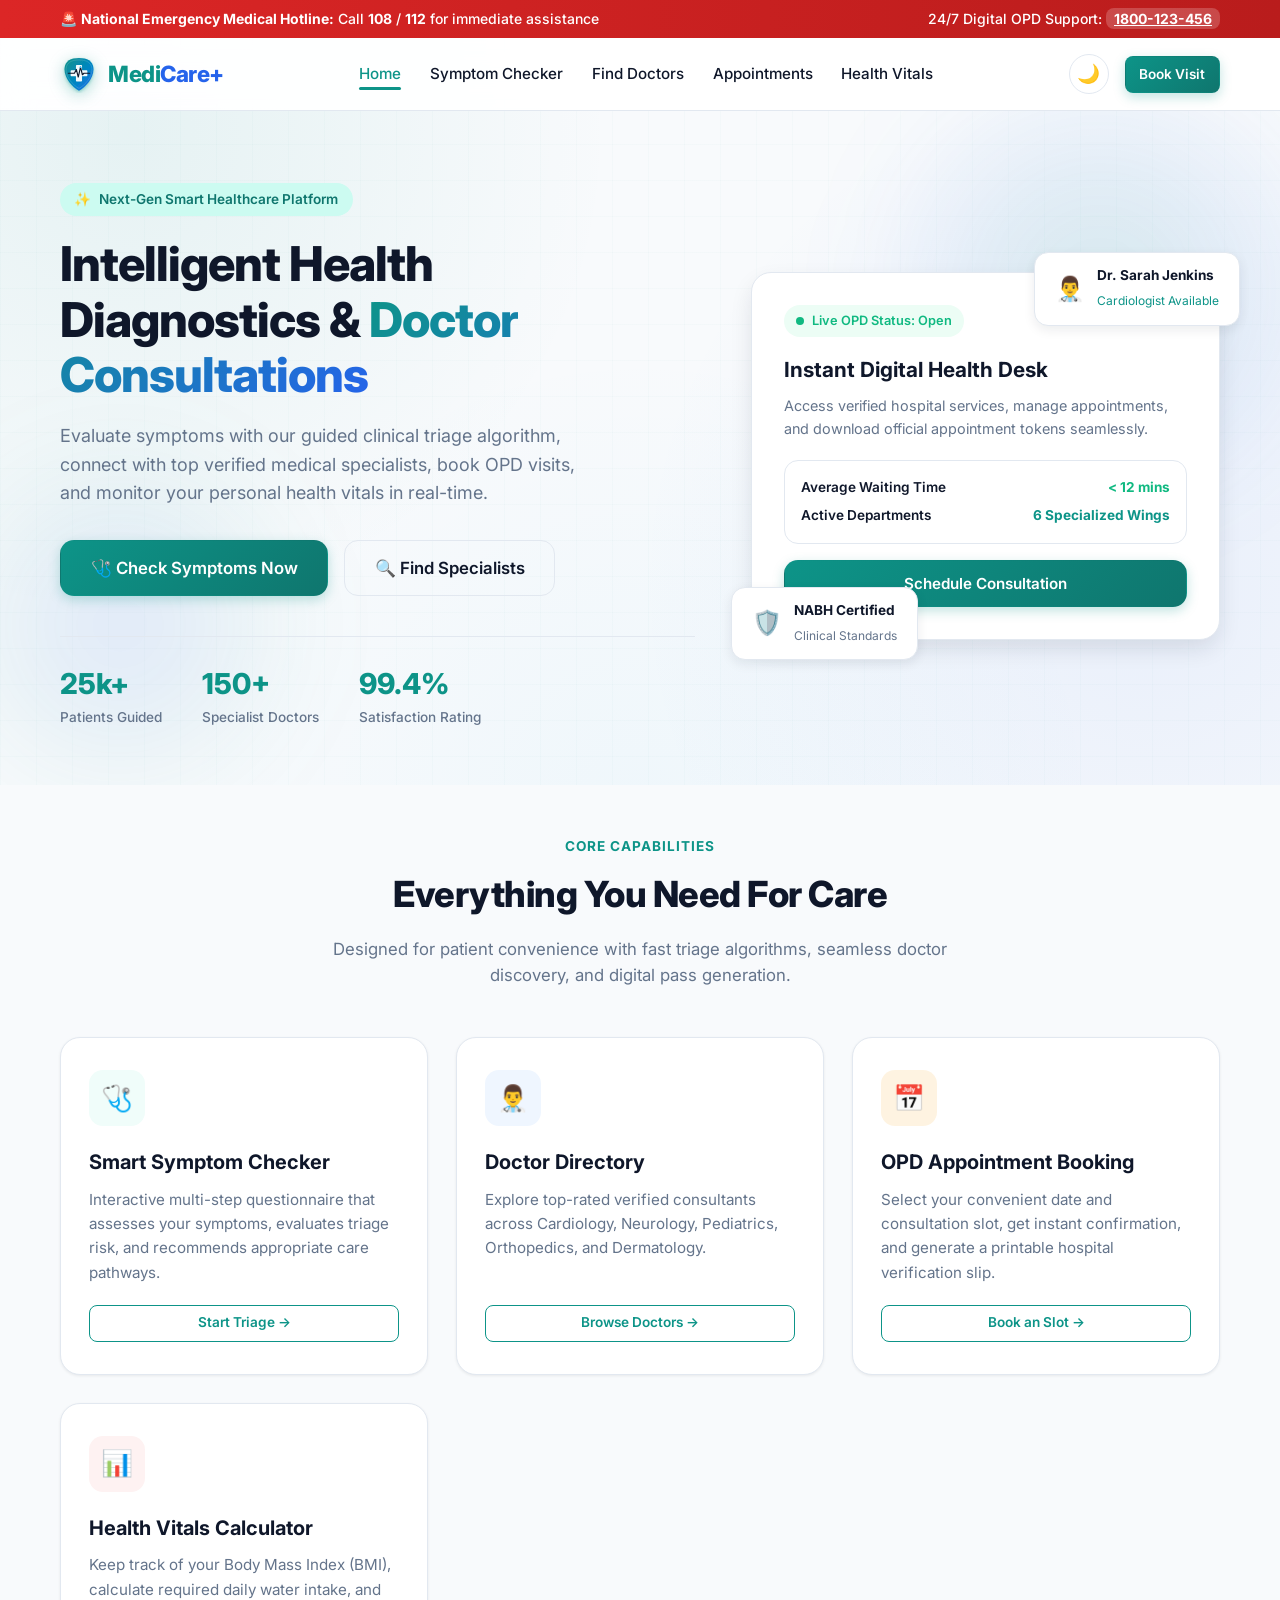
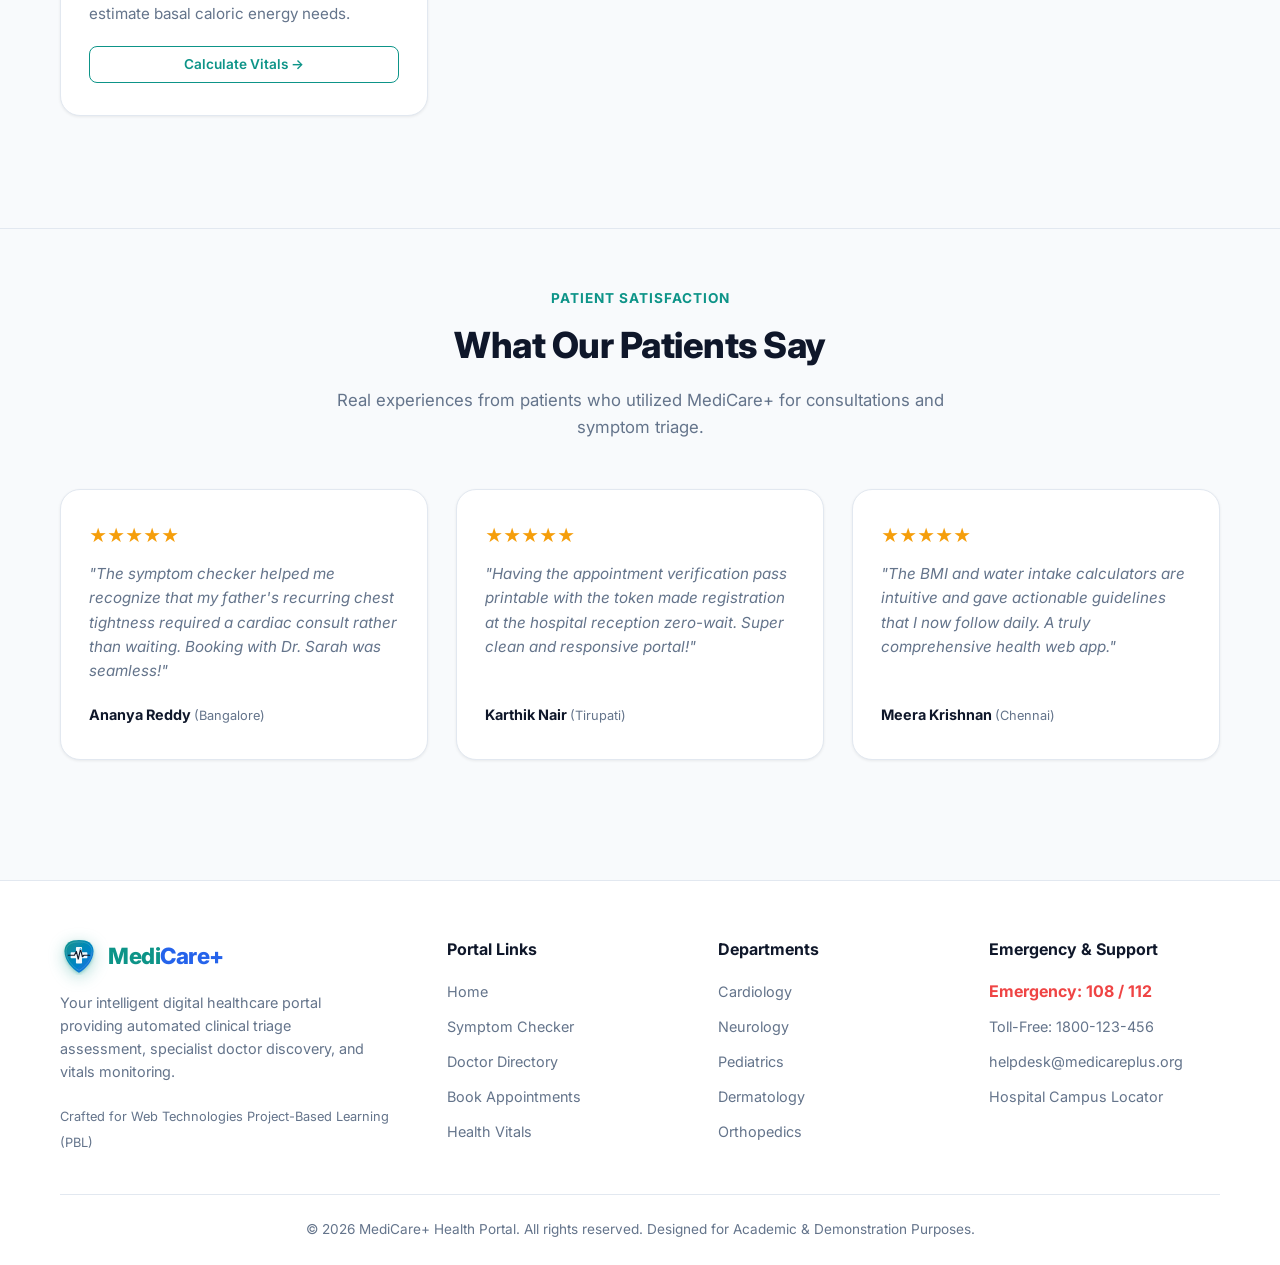
<file: index.html>
<!DOCTYPE html>
<html lang="en">
<head>
  <meta charset="UTF-8">
  <meta name="viewport" content="width=device-width, initial-scale=1.0">
  <title>MediCare+ | Modern Digital Health & Tele-Triage Portal</title>
  <link rel="stylesheet" href="css/style.css">
  <link rel="preconnect" href="https://fonts.googleapis.com">
  <link rel="preconnect" href="https://fonts.gstatic.com" crossorigin>
  <link href="https://fonts.googleapis.com/css2?family=Inter:wght@400;500;600;700;800&display=swap" rel="stylesheet">
</head>
<body>

  <!-- Emergency Alert Bar -->
  <div class="emergency-bar">
    <div class="container" style="display: flex; justify-content: space-between; align-items: center; width: 100%;">
      <span>🚨 <strong>National Emergency Medical Hotline:</strong> Call <strong>108</strong> / <strong>112</strong> for immediate assistance</span>
      <span>24/7 Digital OPD Support: <a href="tel:1800123456">1800-123-456</a></span>
    </div>
  </div>

  <!-- Main Navigation Bar -->
  <header class="navbar">
    <div class="container nav-container">
      <a href="index.html" class="brand-logo">
        <img src="images/logo.svg" alt="MediCare+ Logo" class="logo-img">
        <span>Medi<span>Care+</span></span>
      </a>

      <ul class="nav-links" id="navLinks">
        <li><a href="index.html">Home</a></li>
        <li><a href="symptom-checker.html">Symptom Checker</a></li>
        <li><a href="doctors.html">Find Doctors</a></li>
        <li><a href="appointments.html">Appointments</a></li>
        <li><a href="vitals-calculator.html">Health Vitals</a></li>
      </ul>

      <div class="nav-actions">
        <button id="themeToggle" class="theme-btn" title="Toggle Dark/Light Mode" aria-label="Toggle Theme">🌙</button>
        <a href="appointments.html" class="btn btn-primary btn-sm">Book Visit</a>
        <button id="mobileToggle" class="mobile-toggle" aria-label="Open Navigation">☰</button>
      </div>
    </div>
  </header>

  <!-- Hero Section -->
  <main>
    <section class="hero">
      <div class="container hero-grid">
        <div class="hero-content">
          <div class="hero-tag">
            <span>✨</span> Next-Gen Smart Healthcare Platform
          </div>
          <h1 class="hero-title">
            Intelligent Health Diagnostics & <span class="gradient-text">Doctor Consultations</span>
          </h1>
          <p class="hero-subtitle">
            Evaluate symptoms with our guided clinical triage algorithm, connect with top verified medical specialists, book OPD visits, and monitor your personal health vitals in real-time.
          </p>
          <div class="hero-buttons">
            <a href="symptom-checker.html" class="btn btn-primary btn-lg">
              <span>🩺 Check Symptoms Now</span>
            </a>
            <a href="doctors.html" class="btn btn-outline btn-lg">
              <span>🔍 Find Specialists</span>
            </a>
          </div>

          <div class="hero-stats">
            <div class="stat-item">
              <h3>25k+</h3>
              <p>Patients Guided</p>
            </div>
            <div class="stat-item">
              <h3>150+</h3>
              <p>Specialist Doctors</p>
            </div>
            <div class="stat-item">
              <h3>99.4%</h3>
              <p>Satisfaction Rating</p>
            </div>
          </div>
        </div>

        <div class="hero-visual">
          <div class="hero-card">
            <div class="pulse-badge">
              <span class="pulse-dot"></span> Live OPD Status: Open
            </div>
            <h3 style="margin-bottom: 0.5rem; font-size: 1.3rem;">Instant Digital Health Desk</h3>
            <p style="color: var(--text-muted); font-size: 0.9rem; margin-bottom: 1.25rem;">
              Access verified hospital services, manage appointments, and download official appointment tokens seamlessly.
            </p>

            <div style="background: var(--bg-input); padding: 1rem; border-radius: var(--radius-md); border: 1px solid var(--border); margin-bottom: 1rem;">
              <div style="display: flex; justify-content: space-between; font-size: 0.85rem; margin-bottom: 0.4rem;">
                <span style="font-weight: 600;">Average Waiting Time</span>
                <span style="color: var(--success); font-weight: 700;">&lt; 12 mins</span>
              </div>
              <div style="display: flex; justify-content: space-between; font-size: 0.85rem;">
                <span style="font-weight: 600;">Active Departments</span>
                <span style="color: var(--primary); font-weight: 700;">6 Specialized Wings</span>
              </div>
            </div>

            <a href="appointments.html" class="btn btn-primary" style="width: 100%;">Schedule Consultation</a>
          </div>

          <div class="floating-pill pill-1">
            <span style="font-size: 1.5rem;">👨‍⚕️</span>
            <div>
              <strong style="font-size: 0.85rem; display: block;">Dr. Sarah Jenkins</strong>
              <small style="color: var(--primary); font-size: 0.75rem;">Cardiologist Available</small>
            </div>
          </div>

          <div class="floating-pill pill-2">
            <span style="font-size: 1.5rem;">🛡️</span>
            <div>
              <strong style="font-size: 0.85rem; display: block;">NABH Certified</strong>
              <small style="color: var(--text-muted); font-size: 0.75rem;">Clinical Standards</small>
            </div>
          </div>
        </div>
      </div>
    </section>

    <!-- Key Services & Modules -->
    <section style="padding: 3rem 0; background: var(--bg-body);">
      <div class="container">
        <div class="section-header">
          <span class="section-tag">Core Capabilities</span>
          <h2 class="section-title">Everything You Need For Care</h2>
          <p class="section-desc">
            Designed for patient convenience with fast triage algorithms, seamless doctor discovery, and digital pass generation.
          </p>
        </div>

        <div class="cards-grid">
          <!-- Card 1 -->
          <div class="feature-card">
            <div class="card-icon">🩺</div>
            <h3>Smart Symptom Checker</h3>
            <p>Interactive multi-step questionnaire that assesses your symptoms, evaluates triage risk, and recommends appropriate care pathways.</p>
            <a href="symptom-checker.html" class="btn btn-outline-primary btn-sm">Start Triage →</a>
          </div>

          <!-- Card 2 -->
          <div class="feature-card">
            <div class="card-icon blue">👨‍⚕️</div>
            <h3>Doctor Directory</h3>
            <p>Explore top-rated verified consultants across Cardiology, Neurology, Pediatrics, Orthopedics, and Dermatology.</p>
            <a href="doctors.html" class="btn btn-outline-primary btn-sm">Browse Doctors →</a>
          </div>

          <!-- Card 3 -->
          <div class="feature-card">
            <div class="card-icon amber">📅</div>
            <h3>OPD Appointment Booking</h3>
            <p>Select your convenient date and consultation slot, get instant confirmation, and generate a printable hospital verification slip.</p>
            <a href="appointments.html" class="btn btn-outline-primary btn-sm">Book an Slot →</a>
          </div>

          <!-- Card 4 -->
          <div class="feature-card">
            <div class="card-icon red">📊</div>
            <h3>Health Vitals Calculator</h3>
            <p>Keep track of your Body Mass Index (BMI), calculate required daily water intake, and estimate basal caloric energy needs.</p>
            <a href="vitals-calculator.html" class="btn btn-outline-primary btn-sm">Calculate Vitals →</a>
          </div>
        </div>
      </div>
    </section>

    <!-- Patient Reviews & Trust -->
    <section style="padding: 3.5rem 0; border-top: 1px solid var(--border);">
      <div class="container">
        <div class="section-header">
          <span class="section-tag">Patient Satisfaction</span>
          <h2 class="section-title">What Our Patients Say</h2>
          <p class="section-desc">Real experiences from patients who utilized MediCare+ for consultations and symptom triage.</p>
        </div>

        <div class="cards-grid" style="grid-template-columns: repeat(auto-fit, minmax(300px, 1fr));">
          <div class="feature-card">
            <div style="color: #f59e0b; font-size: 1.1rem; margin-bottom: 0.75rem;">★★★★★</div>
            <p style="font-style: italic;">
              "The symptom checker helped me recognize that my father's recurring chest tightness required a cardiac consult rather than waiting. Booking with Dr. Sarah was seamless!"
            </p>
            <div style="margin-top: auto; font-weight: 700; font-size: 0.9rem;">
              Ananya Reddy <span style="color: var(--text-muted); font-weight: 400; font-size: 0.8rem;">(Bangalore)</span>
            </div>
          </div>

          <div class="feature-card">
            <div style="color: #f59e0b; font-size: 1.1rem; margin-bottom: 0.75rem;">★★★★★</div>
            <p style="font-style: italic;">
              "Having the appointment verification pass printable with the token made registration at the hospital reception zero-wait. Super clean and responsive portal!"
            </p>
            <div style="margin-top: auto; font-weight: 700; font-size: 0.9rem;">
              Karthik Nair <span style="color: var(--text-muted); font-weight: 400; font-size: 0.8rem;">(Tirupati)</span>
            </div>
          </div>

          <div class="feature-card">
            <div style="color: #f59e0b; font-size: 1.1rem; margin-bottom: 0.75rem;">★★★★★</div>
            <p style="font-style: italic;">
              "The BMI and water intake calculators are intuitive and gave actionable guidelines that I now follow daily. A truly comprehensive health web app."
            </p>
            <div style="margin-top: auto; font-weight: 700; font-size: 0.9rem;">
              Meera Krishnan <span style="color: var(--text-muted); font-weight: 400; font-size: 0.8rem;">(Chennai)</span>
            </div>
          </div>
        </div>
      </div>
    </section>
  </main>

  <!-- Global Footer -->
  <footer>
    <div class="container">
      <div class="footer-grid">
        <div class="footer-brand">
          <a href="index.html" class="brand-logo">
            <img src="images/logo.svg" alt="MediCare+ Logo" class="logo-img">
            <span>Medi<span>Care+</span></span>
          </a>
          <p>
            Your intelligent digital healthcare portal providing automated clinical triage assessment, specialist doctor discovery, and vitals monitoring.
          </p>
          <span style="font-size: 0.8rem; color: var(--text-muted);">Crafted for Web Technologies Project-Based Learning (PBL)</span>
        </div>

        <div class="footer-col">
          <h4>Portal Links</h4>
          <ul>
            <li><a href="index.html">Home</a></li>
            <li><a href="symptom-checker.html">Symptom Checker</a></li>
            <li><a href="doctors.html">Doctor Directory</a></li>
            <li><a href="appointments.html">Book Appointments</a></li>
            <li><a href="vitals-calculator.html">Health Vitals</a></li>
          </ul>
        </div>

        <div class="footer-col">
          <h4>Departments</h4>
          <ul>
            <li><a href="doctors.html">Cardiology</a></li>
            <li><a href="doctors.html">Neurology</a></li>
            <li><a href="doctors.html">Pediatrics</a></li>
            <li><a href="doctors.html">Dermatology</a></li>
            <li><a href="doctors.html">Orthopedics</a></li>
          </ul>
        </div>

        <div class="footer-col">
          <h4>Emergency & Support</h4>
          <ul>
            <li><strong style="color: var(--danger);">Emergency: 108 / 112</strong></li>
            <li><a href="tel:1800123456">Toll-Free: 1800-123-456</a></li>
            <li><a href="#">helpdesk@medicareplus.org</a></li>
            <li><a href="#">Hospital Campus Locator</a></li>
          </ul>
        </div>
      </div>

      <div class="footer-bottom">
        <p>&copy; <span id="currentYear"></span> MediCare+ Health Portal. All rights reserved. Designed for Academic & Demonstration Purposes.</p>
      </div>
    </div>
  </footer>

  <!-- Scripts -->
  <script src="js/data.js"></script>
  <script src="js/main.js"></script>
</body>
</html>
</file>
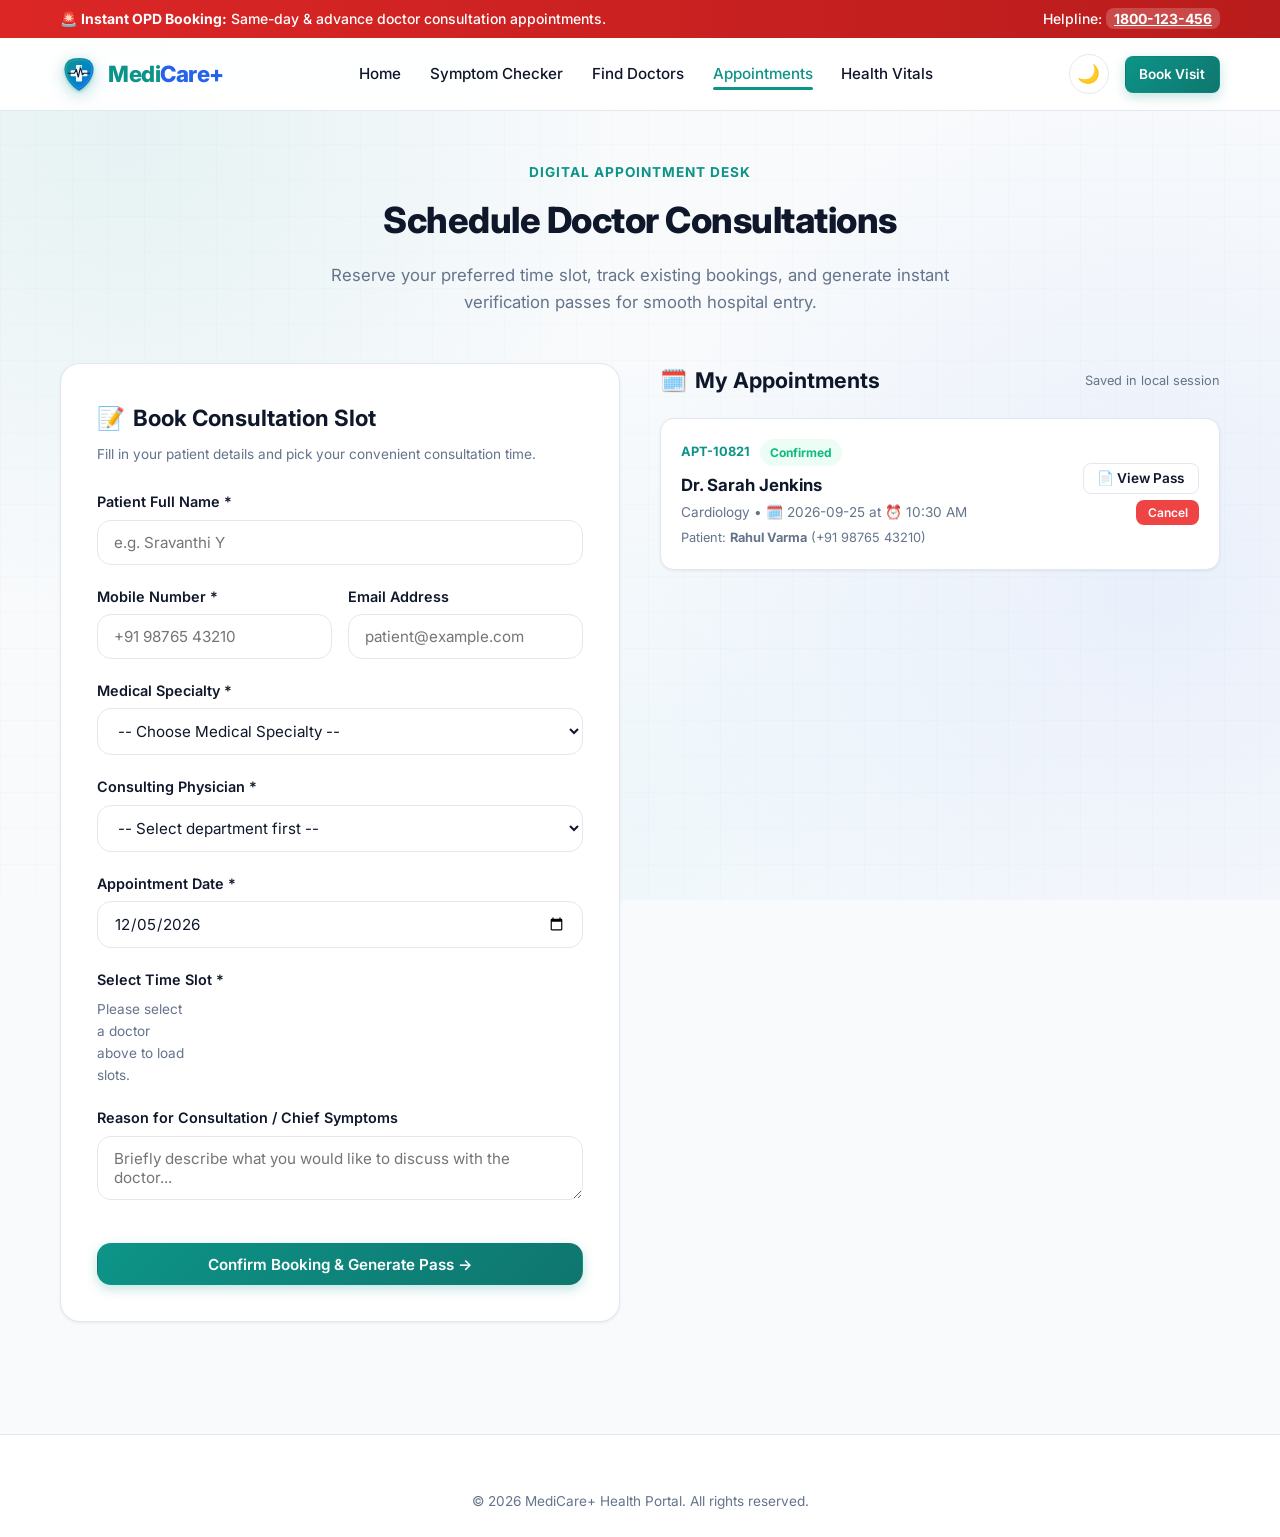
<file: appointments.html>
<!DOCTYPE html>
<html lang="en">
<head>
  <meta charset="UTF-8">
  <meta name="viewport" content="width=device-width, initial-scale=1.0">
  <title>OPD Appointments & Passes | MediCare+</title>
  <link rel="stylesheet" href="css/style.css">
  <link rel="preconnect" href="https://fonts.googleapis.com">
  <link rel="preconnect" href="https://fonts.gstatic.com" crossorigin>
  <link href="https://fonts.googleapis.com/css2?family=Inter:wght@400;500;600;700;800&display=swap" rel="stylesheet">
</head>
<body>

  <!-- Emergency Alert Bar -->
  <div class="emergency-bar">
    <div class="container" style="display: flex; justify-content: space-between; align-items: center; width: 100%;">
      <span>🚨 <strong>Instant OPD Booking:</strong> Same-day & advance doctor consultation appointments.</span>
      <span>Helpline: <a href="tel:1800123456">1800-123-456</a></span>
    </div>
  </div>

  <!-- Navigation -->
  <header class="navbar">
    <div class="container nav-container">
      <a href="index.html" class="brand-logo">
        <img src="images/logo.svg" alt="MediCare+ Logo" class="logo-img">
        <span>Medi<span>Care+</span></span>
      </a>

      <ul class="nav-links" id="navLinks">
        <li><a href="index.html">Home</a></li>
        <li><a href="symptom-checker.html">Symptom Checker</a></li>
        <li><a href="doctors.html">Find Doctors</a></li>
        <li><a href="appointments.html" class="active">Appointments</a></li>
        <li><a href="vitals-calculator.html">Health Vitals</a></li>
      </ul>

      <div class="nav-actions">
        <button id="themeToggle" class="theme-btn" title="Toggle Dark/Light Mode" aria-label="Toggle Theme">🌙</button>
        <a href="appointments.html" class="btn btn-primary btn-sm">Book Visit</a>
        <button id="mobileToggle" class="mobile-toggle" aria-label="Open Navigation">☰</button>
      </div>
    </div>
  </header>

  <main style="padding: 3rem 0;">
    <div class="container">
      <div class="section-header">
        <span class="section-tag">Digital Appointment Desk</span>
        <h1 class="section-title">Schedule Doctor Consultations</h1>
        <p class="section-desc">
          Reserve your preferred time slot, track existing bookings, and generate instant verification passes for smooth hospital entry.
        </p>
      </div>

      <!-- Two-Column Layout -->
      <div class="appointment-layout">
        <!-- Left: Booking Form -->
        <div class="feature-card" style="padding: 2.25rem;">
          <h2 style="font-size: 1.4rem; font-weight: 700; margin-bottom: 0.5rem; display: flex; align-items: center; gap: 0.5rem;">
            <span>📝</span> Book Consultation Slot
          </h2>
          <p style="color: var(--text-muted); font-size: 0.85rem; margin-bottom: 1.5rem;">
            Fill in your patient details and pick your convenient consultation time.
          </p>

          <form id="appointmentBookingForm">
            <div class="form-group">
              <label for="patientName">Patient Full Name *</label>
              <input type="text" id="patientName" class="form-control" placeholder="e.g. Sravanthi Y" required>
            </div>

            <div style="display: grid; grid-template-columns: 1fr 1fr; gap: 1rem;">
              <div class="form-group">
                <label for="patientPhone">Mobile Number *</label>
                <input type="tel" id="patientPhone" class="form-control" placeholder="+91 98765 43210" required>
              </div>

              <div class="form-group">
                <label for="patientEmail">Email Address</label>
                <input type="email" id="patientEmail" class="form-control" placeholder="patient@example.com">
              </div>
            </div>

            <div class="form-group">
              <label for="bookingDepartment">Medical Specialty *</label>
              <select id="bookingDepartment" class="form-control" required>
                <!-- Populated via js/appointments.js -->
              </select>
            </div>

            <div class="form-group">
              <label for="bookingDoctor">Consulting Physician *</label>
              <select id="bookingDoctor" class="form-control" required>
                <option value="">-- Select department first --</option>
              </select>
            </div>

            <div class="form-group">
              <label for="bookingDate">Appointment Date *</label>
              <input type="date" id="bookingDate" class="form-control" required>
            </div>

            <div class="form-group">
              <label>Select Time Slot *</label>
              <div class="slots-grid" id="timeSlotsContainer">
                <span style="color: var(--text-muted); font-size: 0.85rem;">Please select a doctor above to load slots.</span>
              </div>
            </div>

            <div class="form-group">
              <label for="bookingReason">Reason for Consultation / Chief Symptoms</label>
              <textarea id="bookingReason" class="form-control" rows="2" placeholder="Briefly describe what you would like to discuss with the doctor..."></textarea>
            </div>

            <button type="submit" class="btn btn-primary" style="width: 100%; margin-top: 1rem;">
              Confirm Booking & Generate Pass →
            </button>
          </form>
        </div>

        <!-- Right: My Bookings Dashboard -->
        <div>
          <div style="display: flex; justify-content: space-between; align-items: center; margin-bottom: 1.25rem;">
            <h2 style="font-size: 1.35rem; font-weight: 700; display: flex; align-items: center; gap: 0.5rem;">
              <span>🗓️</span> My Appointments
            </h2>
            <span style="font-size: 0.8rem; color: var(--text-muted);">Saved in local session</span>
          </div>

          <div class="appointments-list" id="appointmentsListContainer">
            <!-- Dynamically populated via js/appointments.js -->
          </div>
        </div>
      </div>
    </div>
  </main>

  <!-- Hospital Pass / Appointment Slip Modal -->
  <div class="modal-overlay" id="slipModal">
    <div class="modal-content">
      <button class="modal-close" id="closeSlipModal" aria-label="Close Modal">&times;</button>
      
      <div id="appointmentSlipContent">
        <!-- Rendered dynamically -->
      </div>

      <div style="display: flex; justify-content: flex-end; gap: 1rem; margin-top: 1.25rem;">
        <button type="button" class="btn btn-outline" onclick="document.getElementById('slipModal').classList.remove('active')">
          Close
        </button>
        <button type="button" class="btn btn-primary" id="printSlipBtn">
          🖨️ Print / Save Pass (PDF)
        </button>
      </div>
    </div>
  </div>

  <!-- Global Footer -->
  <footer>
    <div class="container">
      <div class="footer-bottom" style="border: none; padding-top: 0;">
        <p>&copy; <span id="currentYear"></span> MediCare+ Health Portal. All rights reserved.</p>
      </div>
    </div>
  </footer>

  <!-- Scripts -->
  <script src="js/data.js"></script>
  <script src="js/main.js"></script>
  <script src="js/appointments.js"></script>
</body>
</html>
</file>
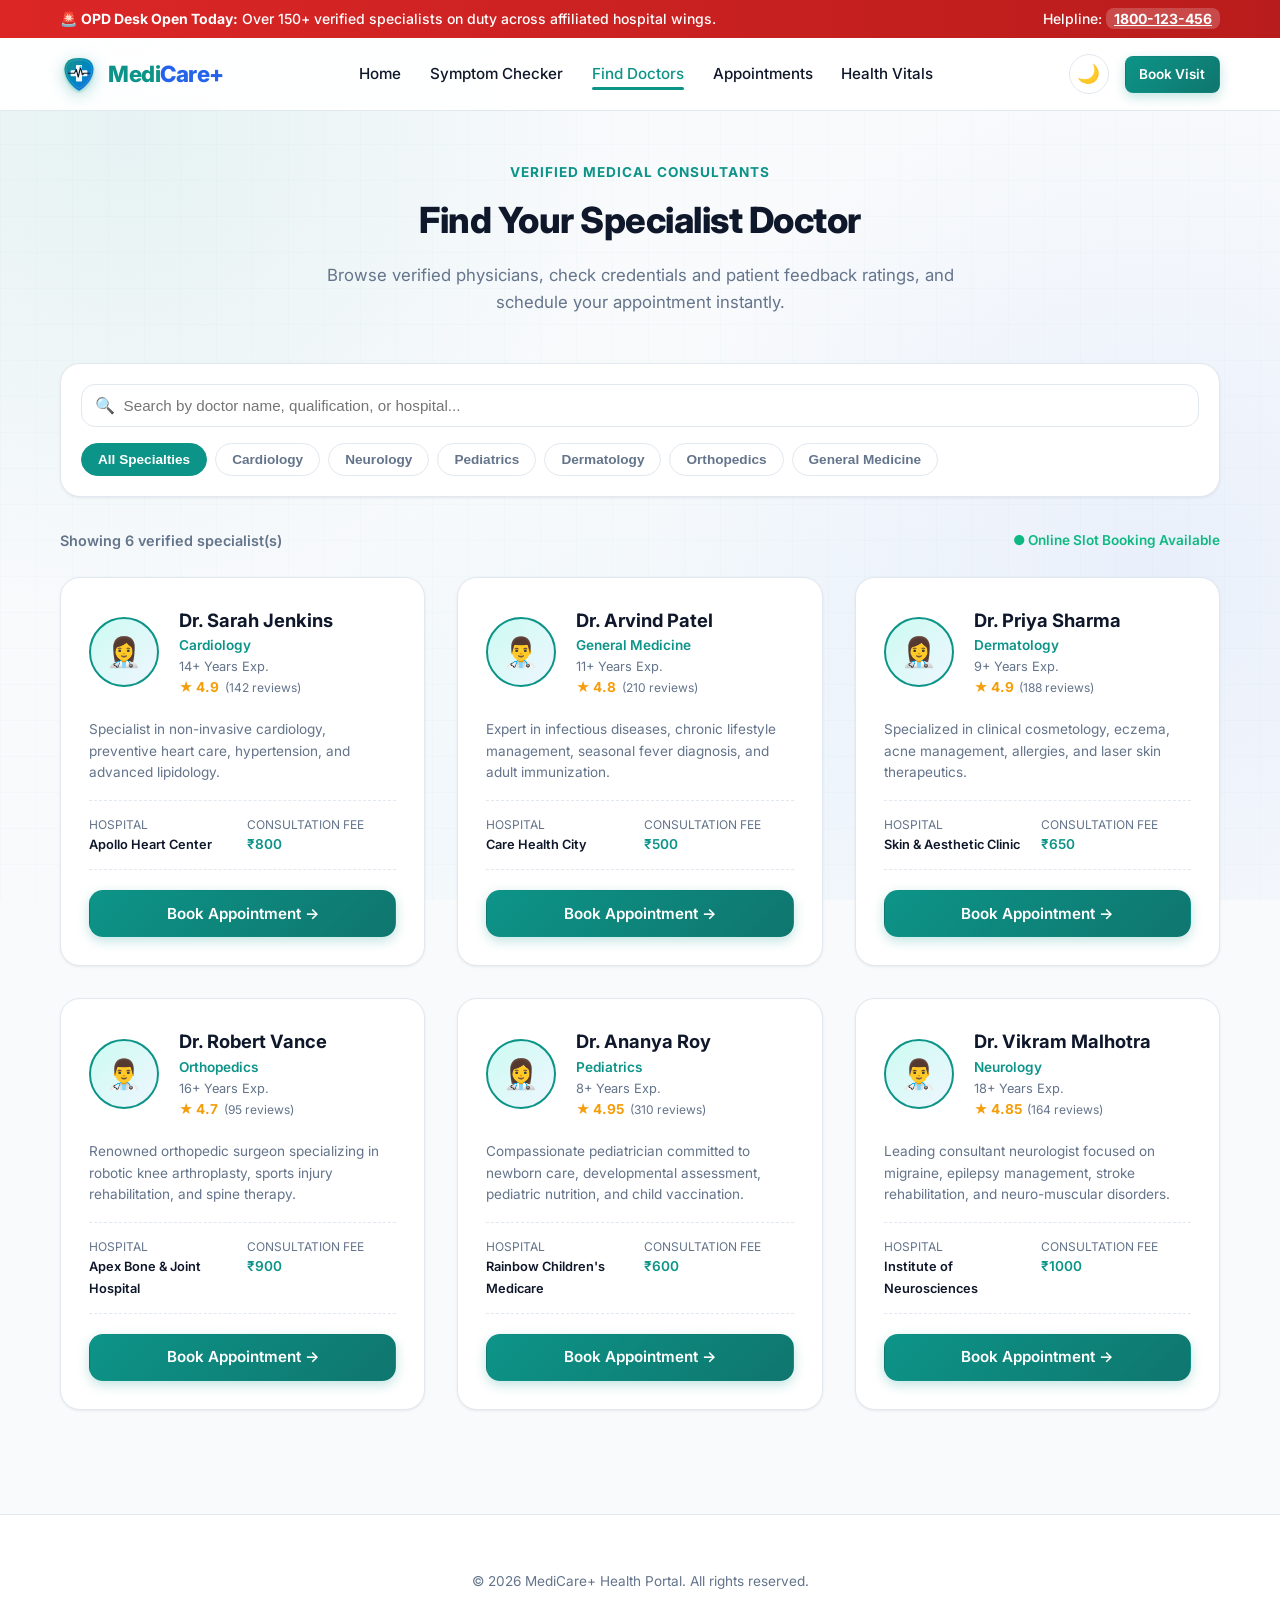
<file: doctors.html>
<!DOCTYPE html>
<html lang="en">
<head>
  <meta charset="UTF-8">
  <meta name="viewport" content="width=device-width, initial-scale=1.0">
  <title>Doctor Directory | MediCare+</title>
  <link rel="stylesheet" href="css/style.css">
  <link rel="preconnect" href="https://fonts.googleapis.com">
  <link rel="preconnect" href="https://fonts.gstatic.com" crossorigin>
  <link href="https://fonts.googleapis.com/css2?family=Inter:wght@400;500;600;700;800&display=swap" rel="stylesheet">
</head>
<body>

  <!-- Emergency Alert Bar -->
  <div class="emergency-bar">
    <div class="container" style="display: flex; justify-content: space-between; align-items: center; width: 100%;">
      <span>🚨 <strong>OPD Desk Open Today:</strong> Over 150+ verified specialists on duty across affiliated hospital wings.</span>
      <span>Helpline: <a href="tel:1800123456">1800-123-456</a></span>
    </div>
  </div>

  <!-- Navigation -->
  <header class="navbar">
    <div class="container nav-container">
      <a href="index.html" class="brand-logo">
        <img src="images/logo.svg" alt="MediCare+ Logo" class="logo-img">
        <span>Medi<span>Care+</span></span>
      </a>

      <ul class="nav-links" id="navLinks">
        <li><a href="index.html">Home</a></li>
        <li><a href="symptom-checker.html">Symptom Checker</a></li>
        <li><a href="doctors.html" class="active">Find Doctors</a></li>
        <li><a href="appointments.html">Appointments</a></li>
        <li><a href="vitals-calculator.html">Health Vitals</a></li>
      </ul>

      <div class="nav-actions">
        <button id="themeToggle" class="theme-btn" title="Toggle Dark/Light Mode" aria-label="Toggle Theme">🌙</button>
        <a href="appointments.html" class="btn btn-primary btn-sm">Book Visit</a>
        <button id="mobileToggle" class="mobile-toggle" aria-label="Open Navigation">☰</button>
      </div>
    </div>
  </header>

  <main style="padding: 3rem 0;">
    <div class="container">
      <div class="section-header">
        <span class="section-tag">Verified Medical Consultants</span>
        <h1 class="section-title">Find Your Specialist Doctor</h1>
        <p class="section-desc">
          Browse verified physicians, check credentials and patient feedback ratings, and schedule your appointment instantly.
        </p>
      </div>

      <!-- Live Search & Filter Bar -->
      <div class="filter-bar">
        <div class="search-box">
          <span class="search-icon">🔍</span>
          <input type="text" id="doctorSearchInput" placeholder="Search by doctor name, qualification, or hospital..." aria-label="Search Doctors">
        </div>

        <div class="pill-filters" id="departmentPillsContainer">
          <!-- Dynamically populated filter pills -->
        </div>
      </div>

      <!-- Results Count Bar -->
      <div style="display: flex; justify-content: space-between; align-items: center; margin-bottom: 1.5rem;">
        <span id="doctorResultsCount" style="font-size: 0.9rem; font-weight: 600; color: var(--text-muted);">Showing specialists</span>
        <span style="font-size: 0.85rem; color: var(--success); font-weight: 600;">● Online Slot Booking Available</span>
      </div>

      <!-- Doctors Grid -->
      <div class="doctors-grid" id="doctorsGridContainer">
        <!-- Rendered via js/doctors.js -->
      </div>
    </div>
  </main>

  <!-- Global Footer -->
  <footer>
    <div class="container">
      <div class="footer-bottom" style="border: none; padding-top: 0;">
        <p>&copy; <span id="currentYear"></span> MediCare+ Health Portal. All rights reserved.</p>
      </div>
    </div>
  </footer>

  <!-- Scripts -->
  <script src="js/data.js"></script>
  <script src="js/main.js"></script>
  <script src="js/doctors.js"></script>
</body>
</html>
</file>
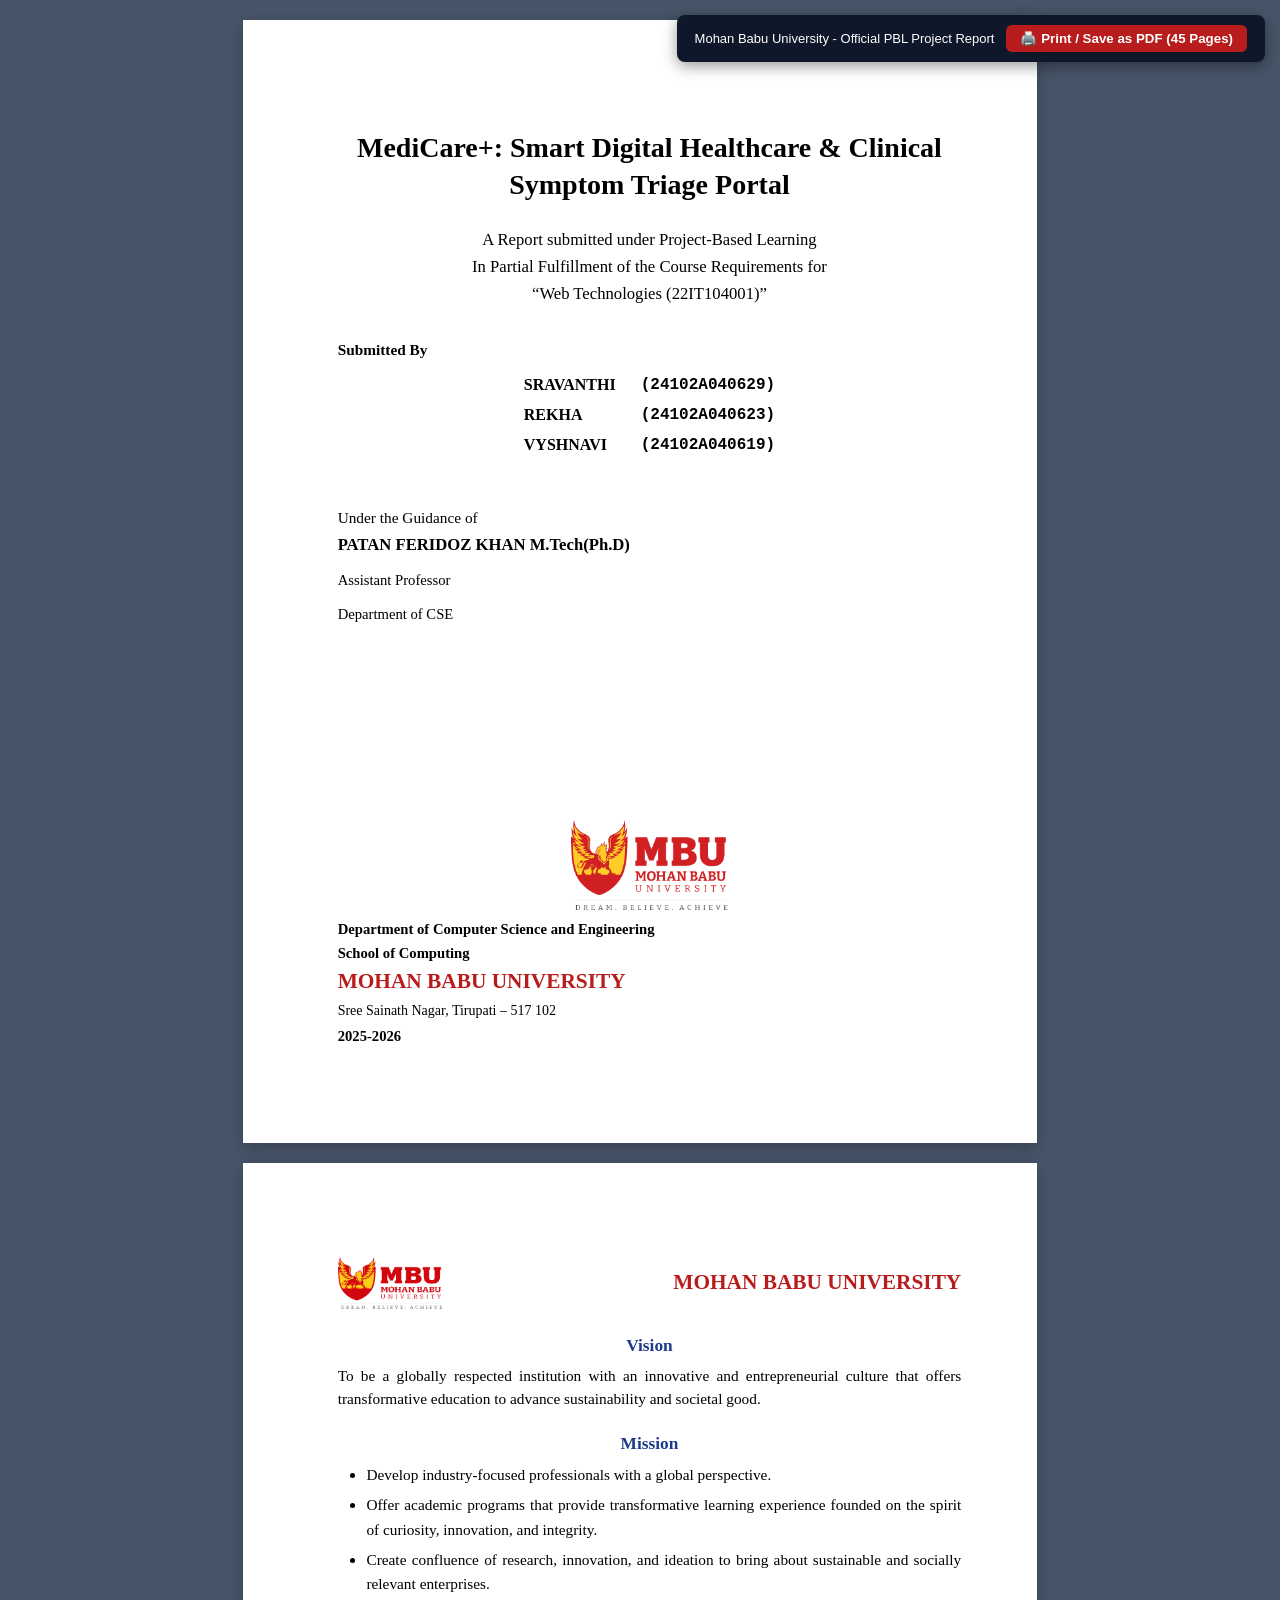
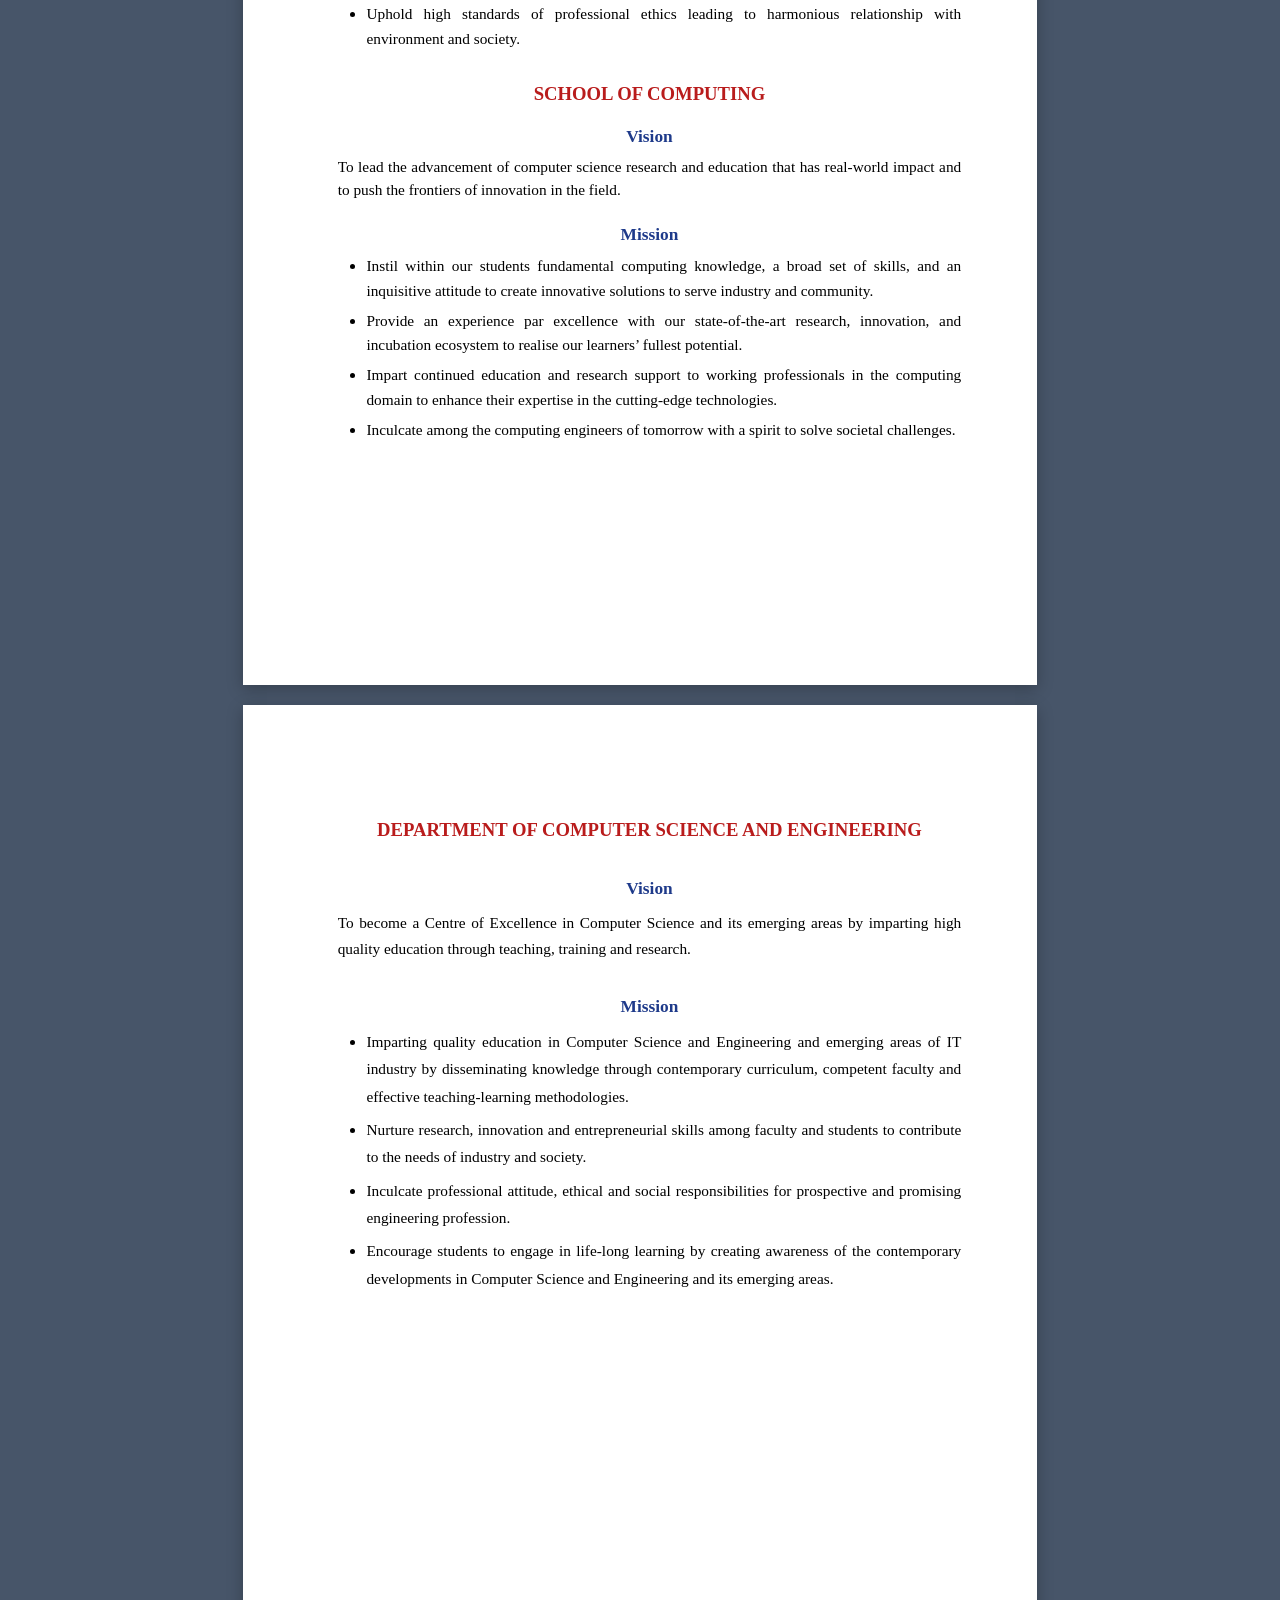
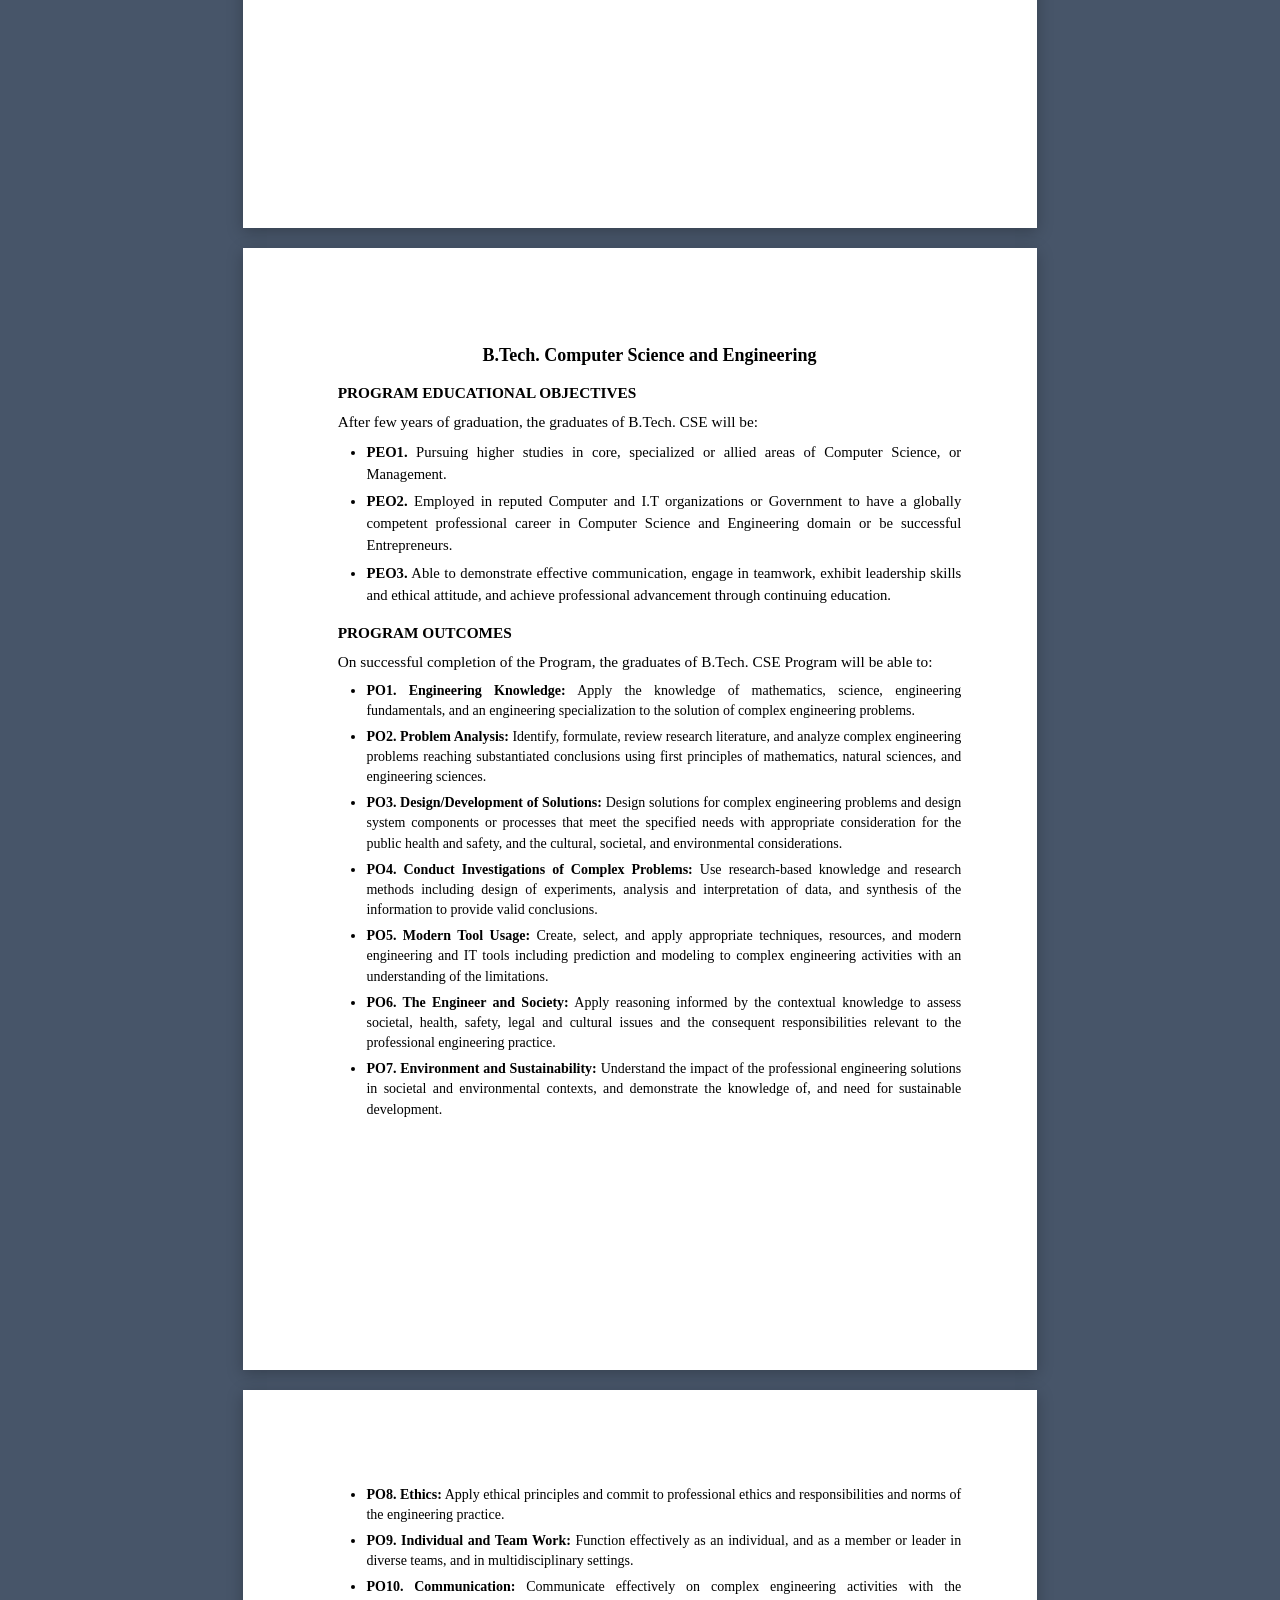
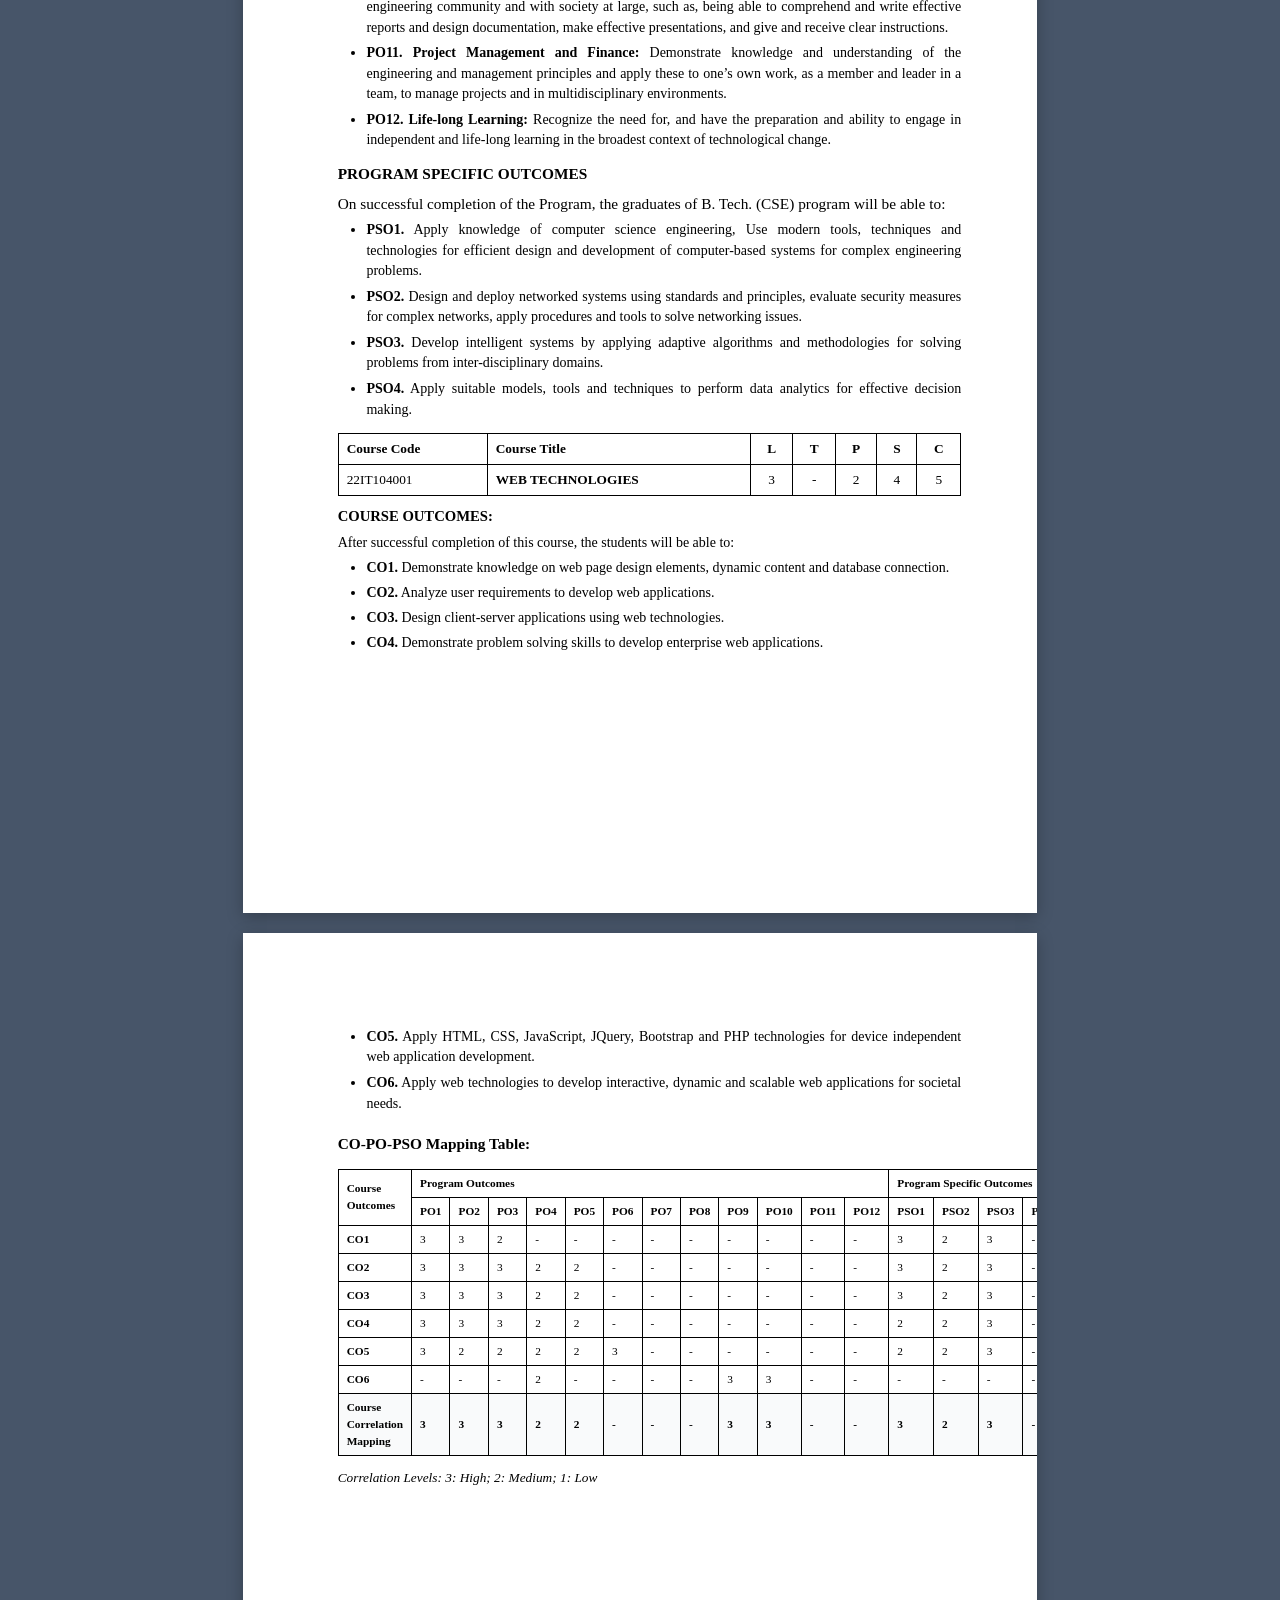
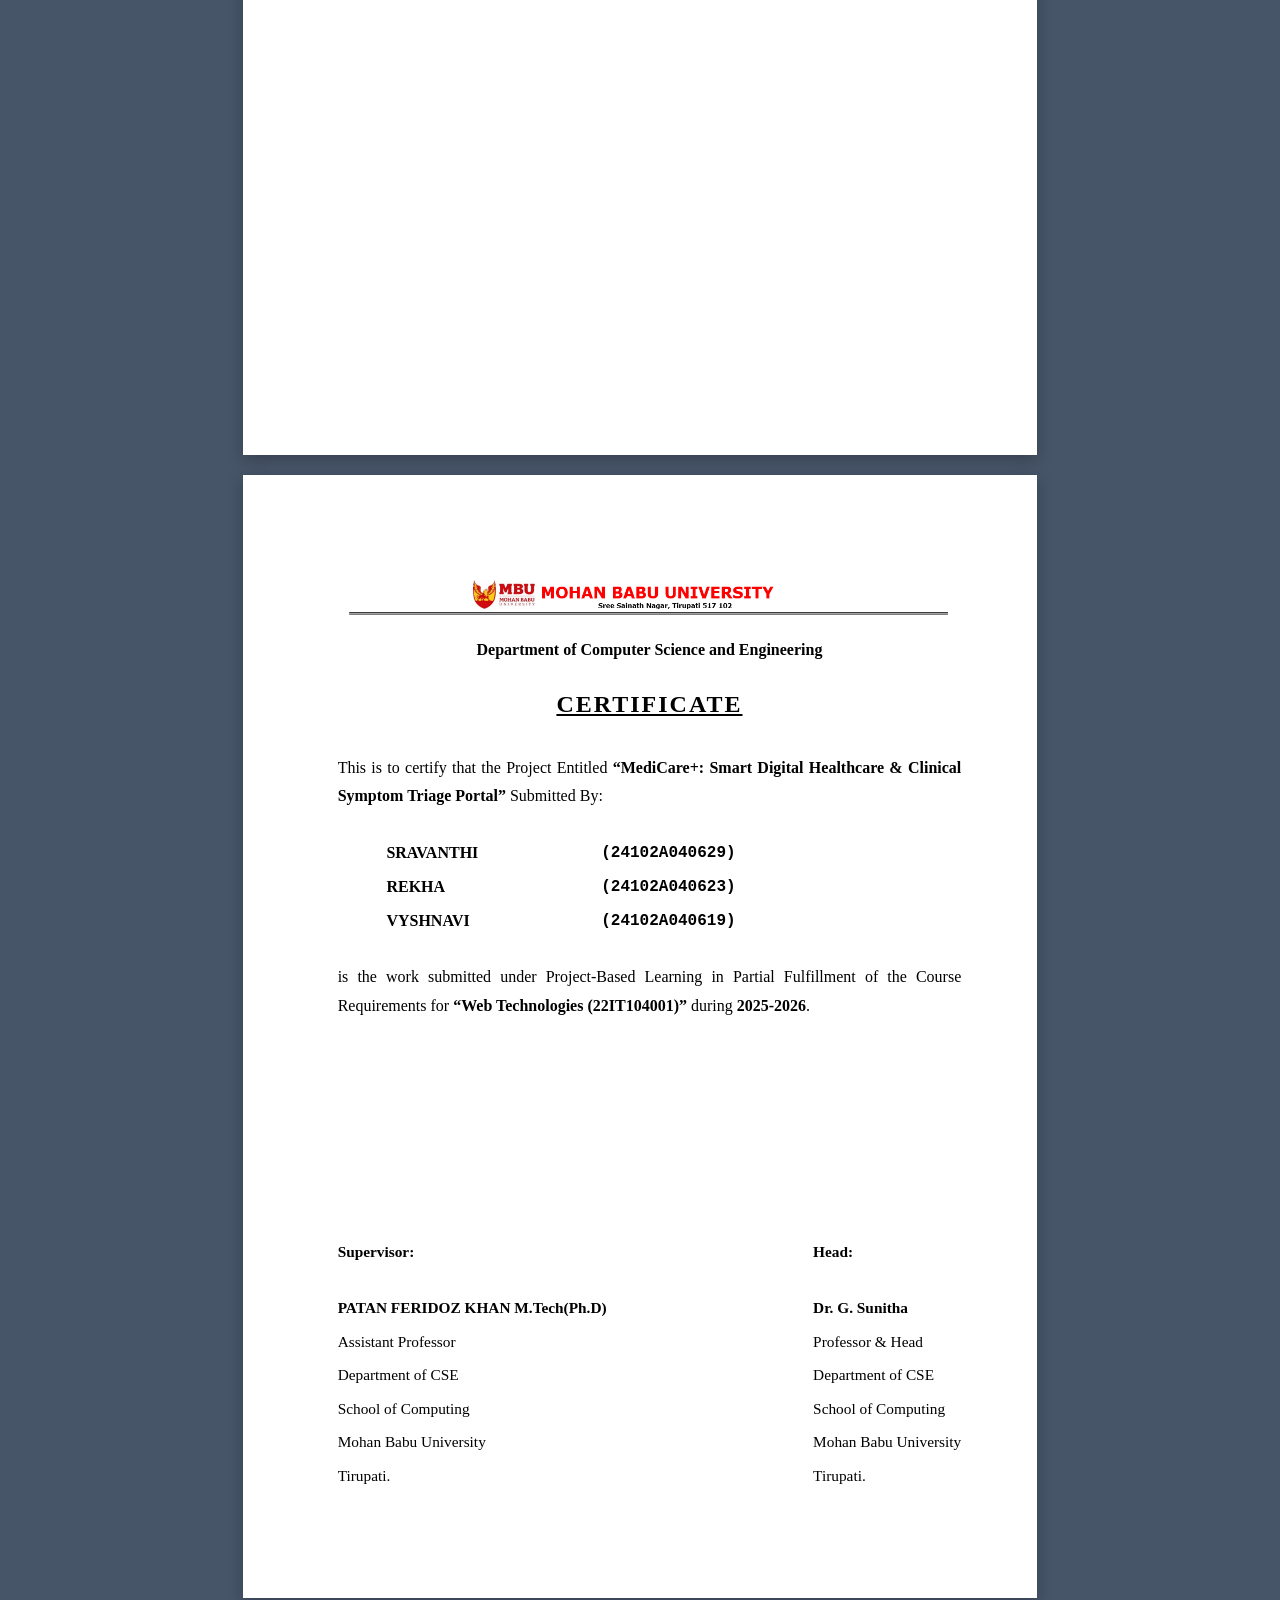
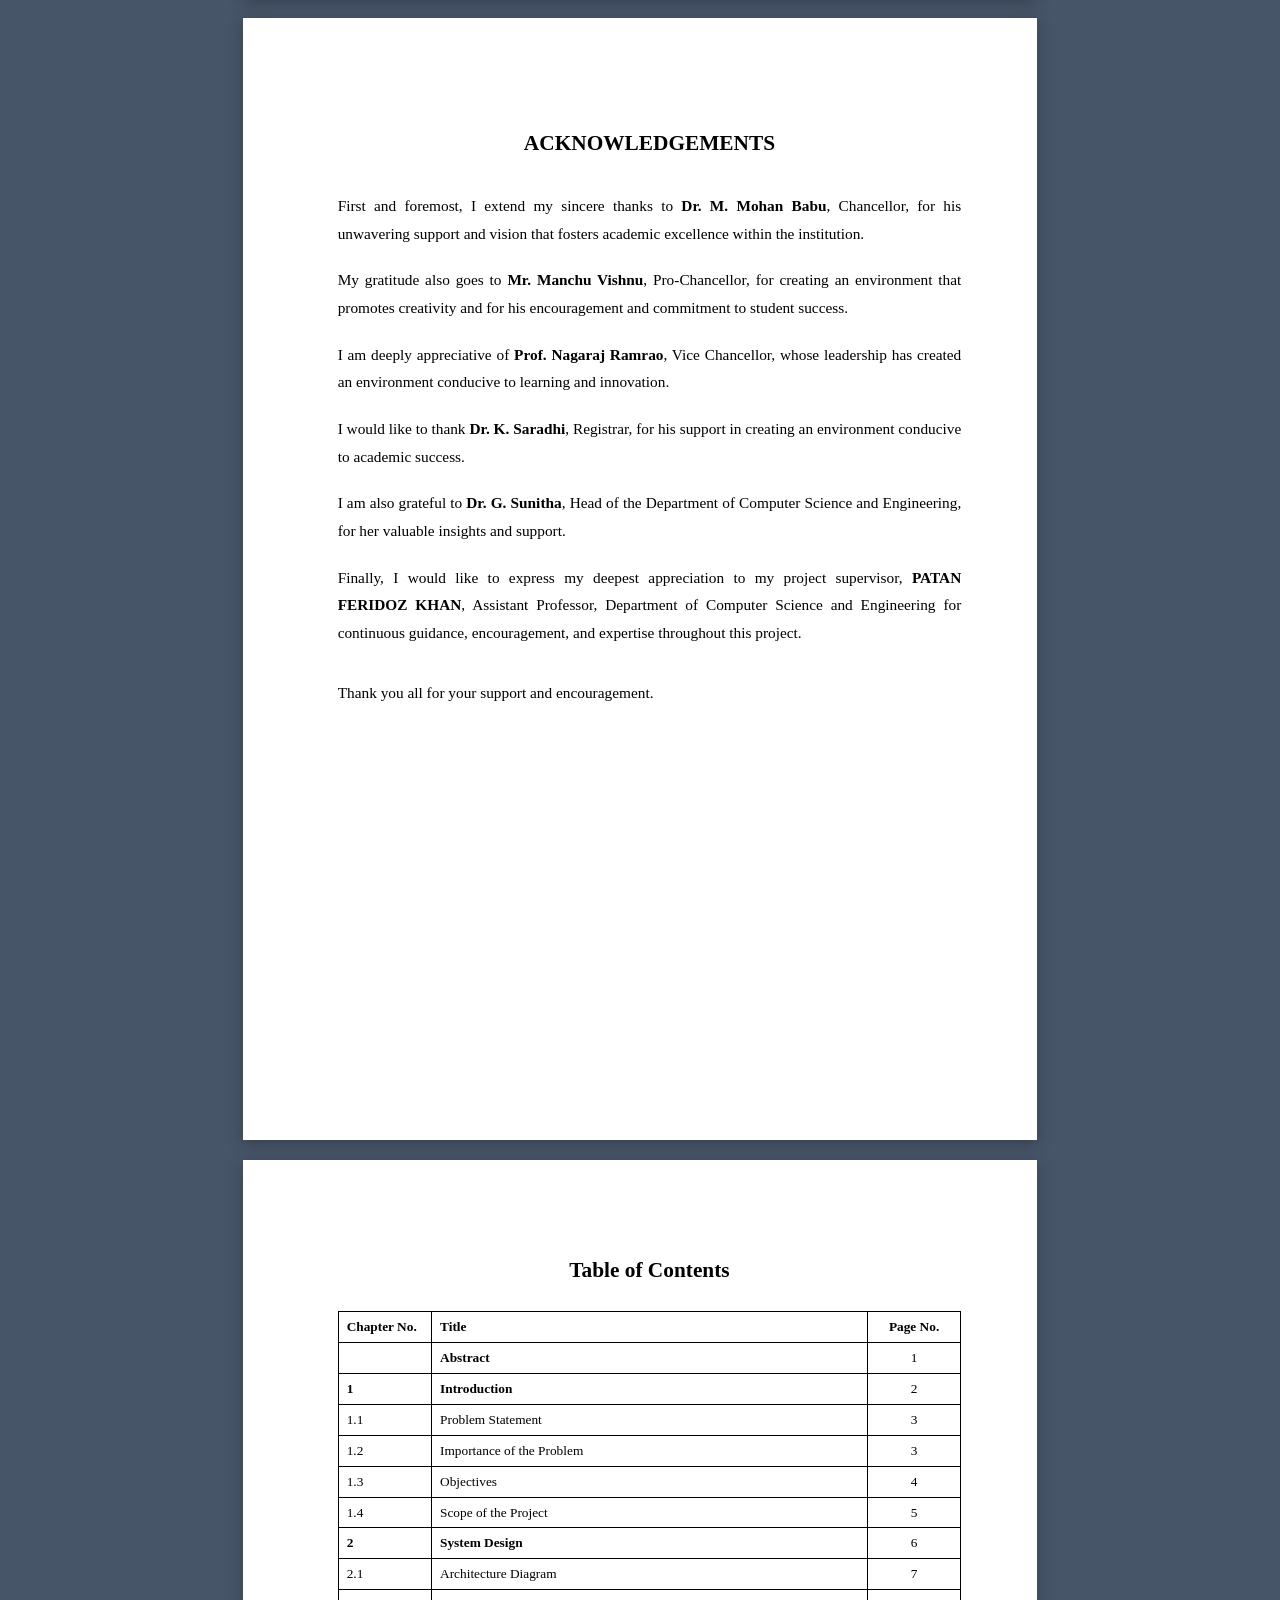
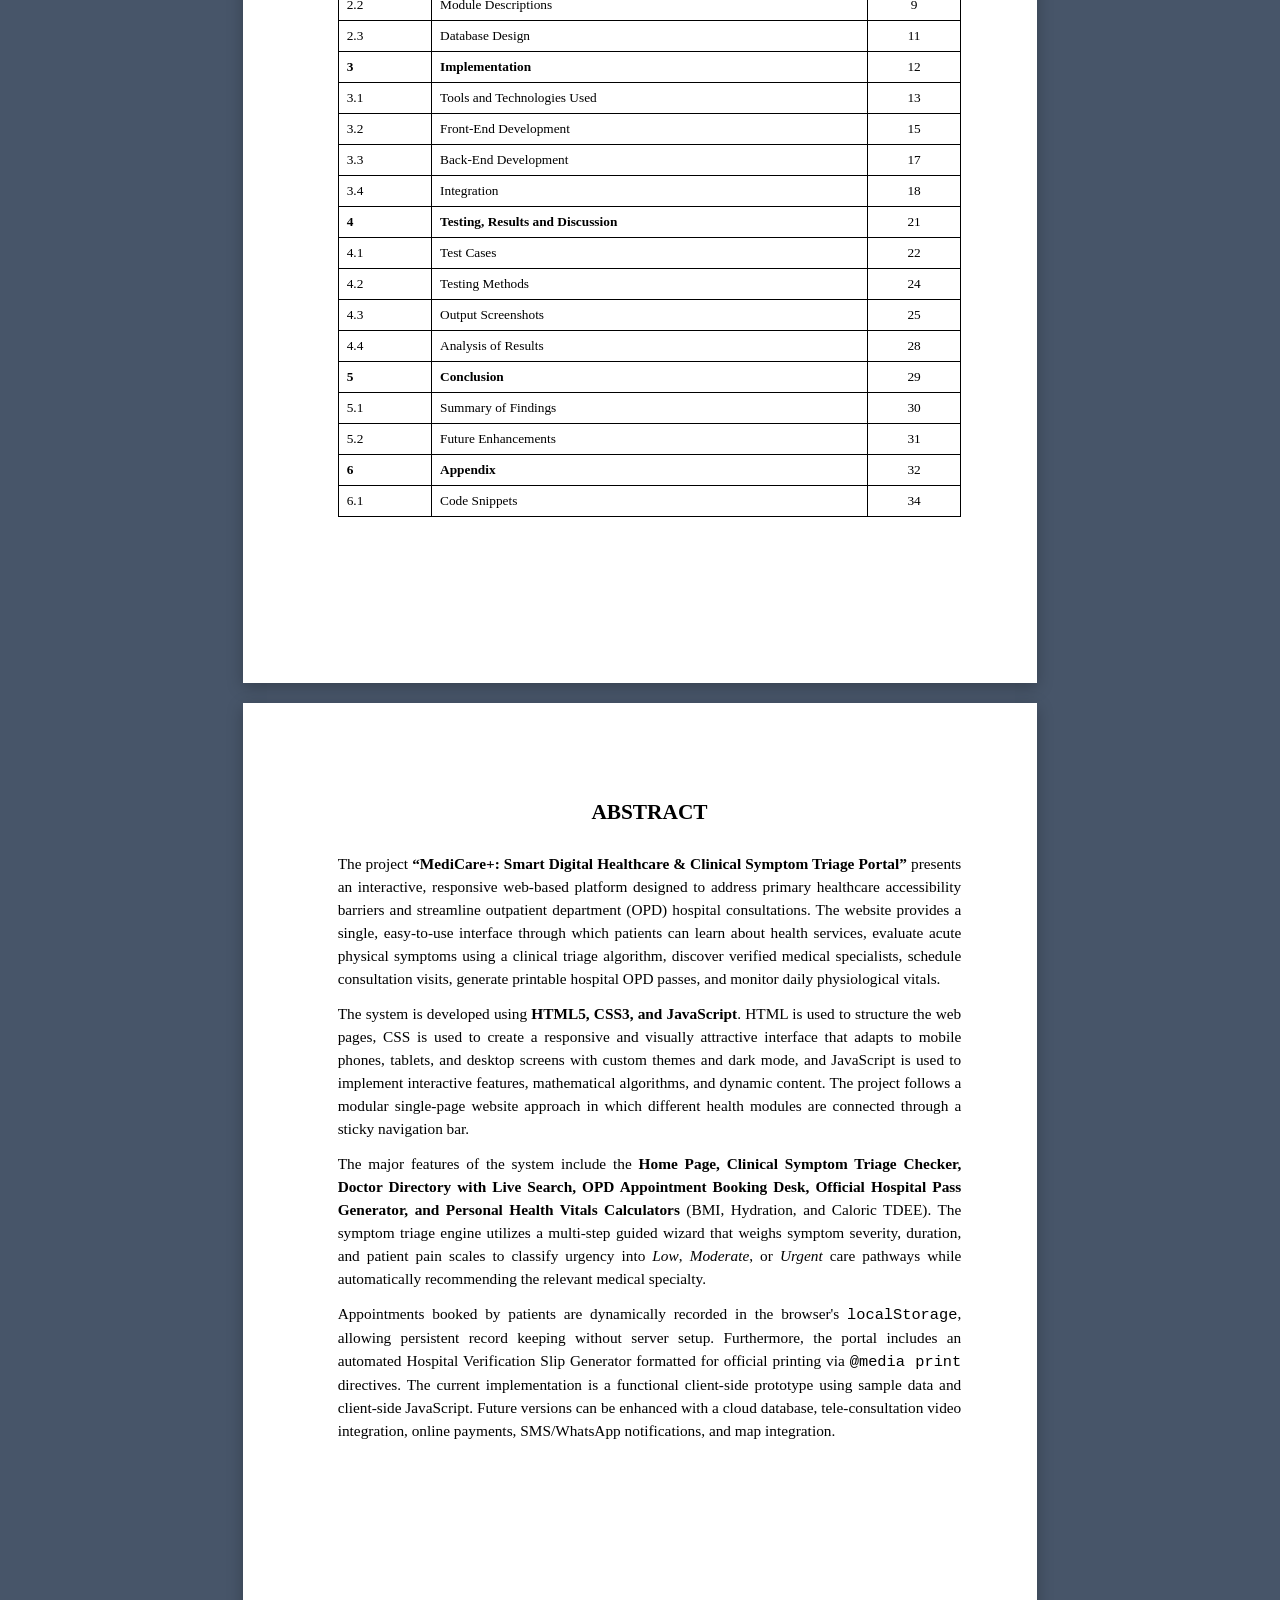
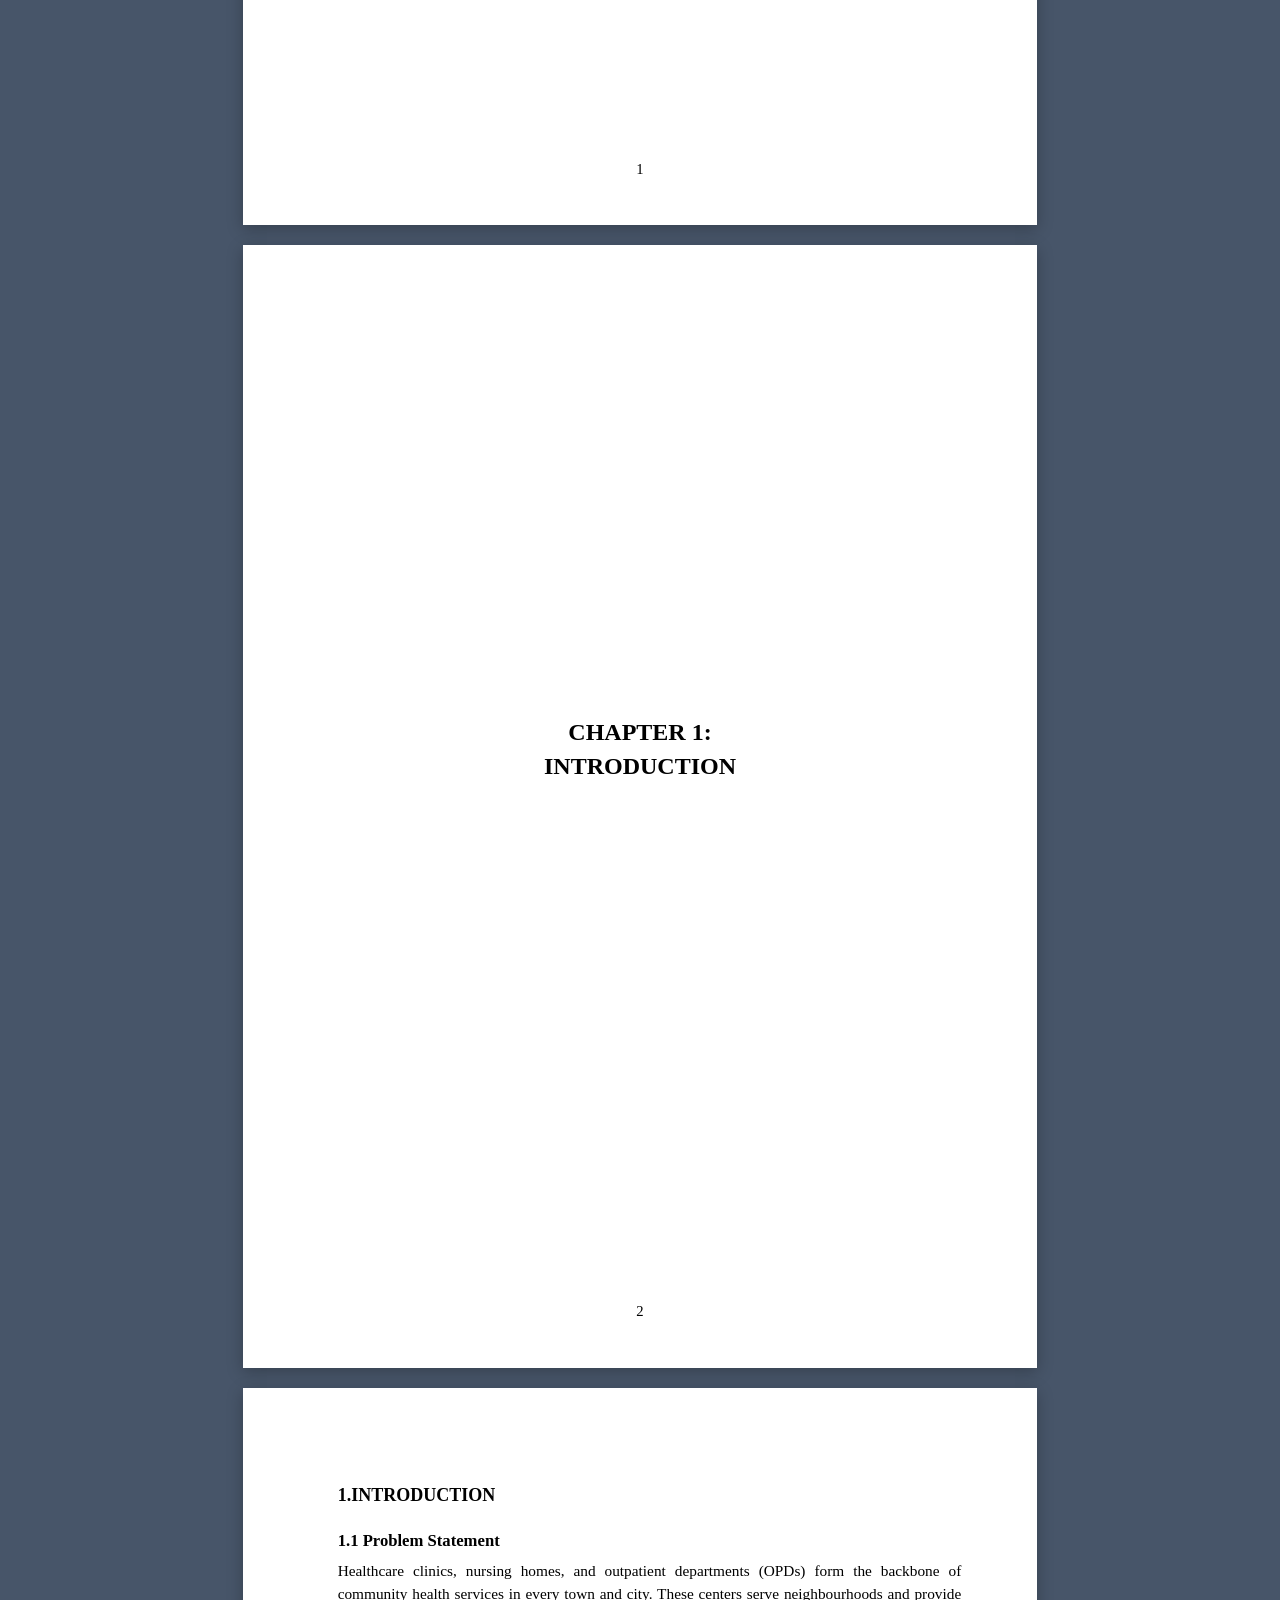
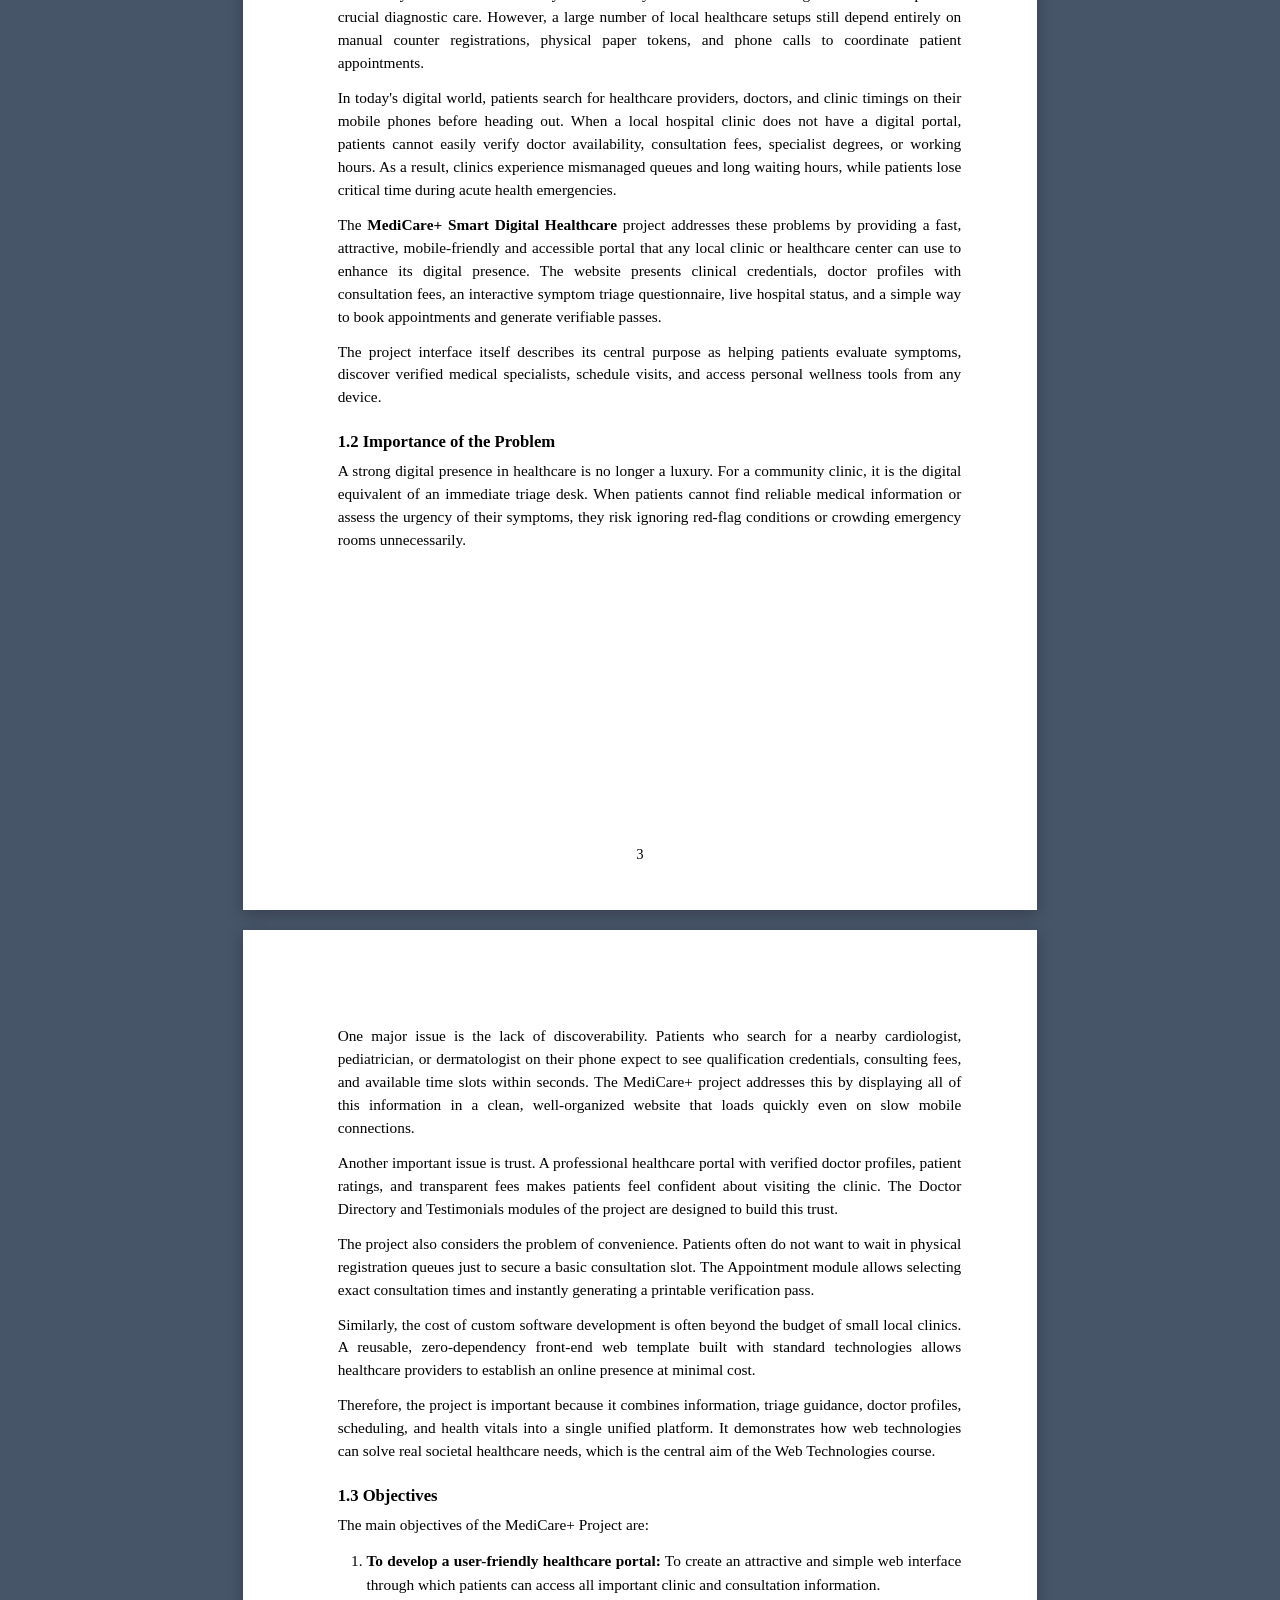
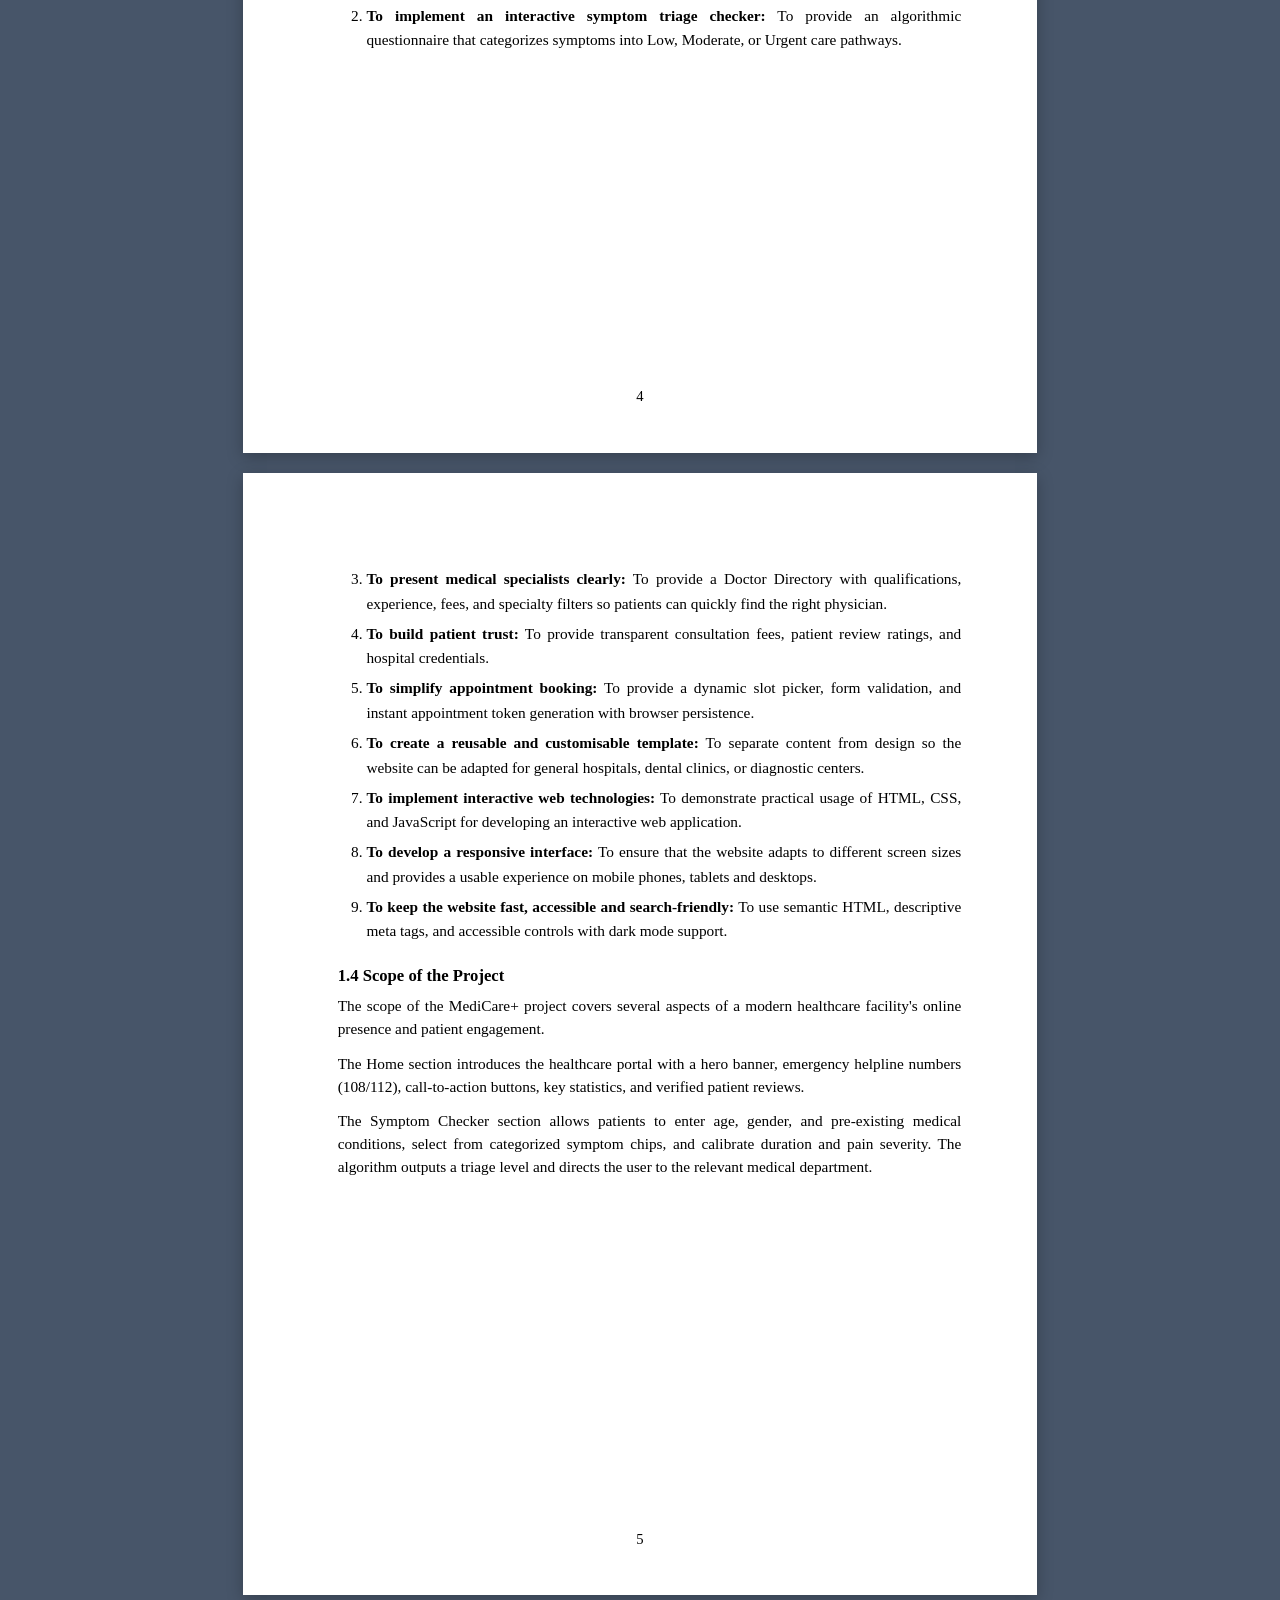
<file: PBL_Project_Report.html>
<!DOCTYPE html>
<html lang="en">
<head>
  <meta charset="UTF-8">
  <meta name="viewport" content="width=device-width, initial-scale=1.0">
  <title>Local Business & Healthcare Portal PBL Report - Mohan Babu University</title>
  <style>
    /* ==========================================================
       MOHAN BABU UNIVERSITY - OFFICIAL PBL REPORT STYLESHEET
       Exact 1-to-1 Reproduction of MBU Academic Guidelines
       ========================================================== */
    @page {
      size: A4;
      margin: 0;
    }

    * {
      box-sizing: border-box;
      margin: 0;
      padding: 0;
    }

    body {
      font-family: "Times New Roman", Times, serif;
      font-size: 12pt;
      line-height: 1.5;
      color: #000000;
      background: #475569;
      padding: 20px 0;
    }

    .report-wrapper {
      width: 210mm;
      margin: 0 auto;
    }

    /* Fixed A4 Page Definition */
    .page {
      width: 210mm;
      height: 297mm;
      min-height: 297mm;
      max-height: 297mm;
      background: #ffffff;
      padding: 25mm 20mm 20mm 25mm; /* 1 inch margins */
      margin-bottom: 20px;
      box-shadow: 0 4px 15px rgba(0, 0, 0, 0.25);
      position: relative;
      overflow: hidden;
      page-break-after: always;
    }

    @media print {
      body {
        background: none;
        padding: 0;
      }
      .report-wrapper {
        width: 100%;
        margin: 0;
      }
      .page {
        margin: 0;
        box-shadow: none;
        page-break-after: always;
      }
      .no-print {
        display: none !important;
      }
    }

    /* Floating Print Bar */
    .print-bar {
      position: fixed;
      top: 15px;
      right: 15px;
      z-index: 9999;
      background: #0f172a;
      color: #fff;
      padding: 10px 18px;
      border-radius: 8px;
      display: flex;
      align-items: center;
      gap: 12px;
      font-family: sans-serif;
      font-size: 13px;
      box-shadow: 0 4px 15px rgba(0,0,0,0.4);
    }

    .print-btn {
      background: #b91c1c;
      color: #fff;
      border: none;
      padding: 6px 14px;
      border-radius: 6px;
      font-weight: bold;
      cursor: pointer;
    }

    .print-btn:hover { background: #991b1b; }

    /* Page Numbers */
    .page-footer-num {
      position: absolute;
      bottom: 12mm;
      left: 50%;
      transform: translateX(-50%);
      font-size: 11pt;
      color: #000000;
    }

    /* Headers */
    .title-large {
      font-size: 21pt;
      font-weight: bold;
      text-align: center;
      line-height: 1.3;
      margin-bottom: 1.5rem;
    }

    .title-sub {
      font-size: 12.5pt;
      text-align: center;
      margin-bottom: 2rem;
    }

    .section-head {
      font-size: 12.5pt;
      font-weight: bold;
      margin-top: 1.2rem;
      margin-bottom: 0.4rem;
    }

    .chapter-cover-title {
      position: absolute;
      top: 45%;
      left: 50%;
      transform: translate(-50%, -50%);
      width: 80%;
      text-align: center;
      font-size: 18pt;
      font-weight: bold;
      line-height: 1.4;
      text-transform: uppercase;
    }

    p {
      text-align: justify;
      margin-bottom: 0.75rem;
      font-size: 11.5pt;
    }

    ul, ol {
      margin-left: 1.8rem;
      margin-bottom: 0.75rem;
      font-size: 11.5pt;
    }

    li {
      margin-bottom: 0.35rem;
      text-align: justify;
    }

    /* Academic Tables */
    table.academic-table {
      width: 100%;
      border-collapse: collapse;
      margin: 0.8rem 0;
      font-size: 10.5pt;
    }

    table.academic-table th, table.academic-table td {
      border: 1px solid #000;
      padding: 5px 8px;
      text-align: left;
    }

    table.academic-table th {
      background: #ffffff;
      font-weight: bold;
    }

    .text-center { text-align: center !important; }

    /* Code Snippets */
    .code-box {
      font-family: "Courier New", Courier, monospace;
      font-size: 9.5pt;
      line-height: 1.35;
      margin: 0.6rem 0;
      background: #fafafa;
      padding: 6px 10px;
      border: 1px solid #d1d5db;
      white-space: pre-wrap;
    }

    /* Images */
    .report-img {
      display: block;
      margin: 0.6rem auto;
      max-width: 100%;
      height: auto;
    }

    .fig-caption {
      text-align: center;
      font-weight: bold;
      font-size: 10.5pt;
      margin-top: 0.4rem;
      margin-bottom: 0.8rem;
    }
  </style>
</head>
<body>

  <!-- Floating Print Helper Bar -->
  <div class="print-bar no-print">
    <span>Mohan Babu University - Official PBL Project Report</span>
    <button class="print-btn" onclick="window.print()">🖨️ Print / Save as PDF (45 Pages)</button>
  </div>

  <div class="report-wrapper">

    <!-- ==========================================================
         PAGE 1: COVER / TITLE PAGE
         ========================================================== -->
    <div class="page" id="page-1" style="display: flex; flex-direction: column; justify-content: space-between; text-align: center;">
      <div>
        <h1 class="title-large" style="margin-top: 1rem;">
          MediCare+: Smart Digital Healthcare &amp; Clinical Symptom Triage Portal
        </h1>
        <p class="title-sub" style="line-height: 1.6;">
          A Report submitted under Project-Based Learning<br>
          In Partial Fulfillment of the Course Requirements for<br>
          “Web Technologies (22IT104001)”
        </p>

        <p style="font-weight: bold; margin-bottom: 0.5rem;">Submitted By</p>
        <div style="display: inline-block; text-align: left; margin: 0 auto 1.5rem; font-size: 12pt;">
          <table style="border: none; border-collapse: collapse;">
            <tr>
              <td style="font-weight: bold; padding: 3px 25px 3px 0;">SRAVANTHI</td>
              <td style="font-weight: bold; font-family: monospace;">(24102A040629)</td>
            </tr>
            <tr>
              <td style="font-weight: bold; padding: 3px 25px 3px 0;">REKHA</td>
              <td style="font-weight: bold; font-family: monospace;">(24102A040623)</td>
            </tr>
            <tr>
              <td style="font-weight: bold; padding: 3px 25px 3px 0;">VYSHNAVI</td>
              <td style="font-weight: bold; font-family: monospace;">(24102A040619)</td>
            </tr>
          </table>
        </div>

        <div style="margin-top: 1rem;">
          <p style="margin-bottom: 2px;">Under the Guidance of</p>
          <p style="font-weight: bold; font-size: 12.5pt;">PATAN FERIDOZ KHAN M.Tech(Ph.D)</p>
          <p style="font-size: 11pt;">Assistant Professor</p>
          <p style="font-size: 11pt;">Department of CSE</p>
        </div>
      </div>

      <div style="margin-bottom: 0.5rem;">
        <!-- Official Extracted MBU Center Logo -->
        <img src="images/mbu_logo_center.png" alt="Mohan Babu University Logo" style="height: 90px; margin: 0 auto 8px; display: block;">
        
        <p style="font-weight: bold; font-size: 11pt; margin-bottom: 2px;">Department of Computer Science and Engineering</p>
        <p style="font-weight: bold; font-size: 11pt; margin-bottom: 2px;">School of Computing</p>
        <p style="font-weight: bold; font-size: 16pt; color: #b91c1c; margin-bottom: 2px; text-transform: uppercase;">MOHAN BABU UNIVERSITY</p>
        <p style="font-size: 10.5pt; margin-bottom: 2px;">Sree Sainath Nagar, Tirupati – 517 102</p>
        <p style="font-weight: bold; font-size: 11pt; margin-top: 4px;">2025-2026</p>
      </div>
    </div>

    <!-- ==========================================================
         PAGE 2: UNIVERSITY & SCHOOL VISION & MISSION
         ========================================================== -->
    <div class="page" id="page-2">
      <div style="display: flex; align-items: center; justify-content: space-between; margin-bottom: 1.5rem;">
        <img src="images/mbu_logo_banner.png" alt="MBU Logo" style="height: 52px;">
        <h2 style="font-size: 16pt; color: #b91c1c; font-weight: bold; text-transform: uppercase;">MOHAN BABU UNIVERSITY</h2>
      </div>

      <h3 style="font-size: 13pt; color: #1e3a8a; text-align: center; margin-bottom: 0.4rem;">Vision</h3>
      <p style="margin-bottom: 1.2rem;">
        To be a globally respected institution with an innovative and entrepreneurial culture that offers transformative education to advance sustainability and societal good.
      </p>

      <h3 style="font-size: 13pt; color: #1e3a8a; text-align: center; margin-bottom: 0.4rem;">Mission</h3>
      <ul style="line-height: 1.6; margin-bottom: 1.8rem;">
        <li>Develop industry-focused professionals with a global perspective.</li>
        <li>Offer academic programs that provide transformative learning experience founded on the spirit of curiosity, innovation, and integrity.</li>
        <li>Create confluence of research, innovation, and ideation to bring about sustainable and socially relevant enterprises.</li>
        <li>Uphold high standards of professional ethics leading to harmonious relationship with environment and society.</li>
      </ul>

      <h2 style="font-size: 14pt; color: #b91c1c; text-align: center; font-weight: bold; text-transform: uppercase; margin-bottom: 1rem;">
        SCHOOL OF COMPUTING
      </h2>

      <h3 style="font-size: 13pt; color: #1e3a8a; text-align: center; margin-bottom: 0.4rem;">Vision</h3>
      <p style="margin-bottom: 1.2rem;">
        To lead the advancement of computer science research and education that has real-world impact and to push the frontiers of innovation in the field.
      </p>

      <h3 style="font-size: 13pt; color: #1e3a8a; text-align: center; margin-bottom: 0.4rem;">Mission</h3>
      <ul style="line-height: 1.6;">
        <li>Instil within our students fundamental computing knowledge, a broad set of skills, and an inquisitive attitude to create innovative solutions to serve industry and community.</li>
        <li>Provide an experience par excellence with our state-of-the-art research, innovation, and incubation ecosystem to realise our learners’ fullest potential.</li>
        <li>Impart continued education and research support to working professionals in the computing domain to enhance their expertise in the cutting-edge technologies.</li>
        <li>Inculcate among the computing engineers of tomorrow with a spirit to solve societal challenges.</li>
      </ul>
    </div>

    <!-- ==========================================================
         PAGE 3: DEPARTMENT VISION & MISSION
         ========================================================== -->
    <div class="page" id="page-3">
      <h2 style="font-size: 14pt; color: #b91c1c; text-align: center; font-weight: bold; text-transform: uppercase; margin-top: 1rem; margin-bottom: 2rem;">
        DEPARTMENT OF COMPUTER SCIENCE AND ENGINEERING
      </h2>

      <h3 style="font-size: 13pt; color: #1e3a8a; text-align: center; margin-bottom: 0.5rem;">Vision</h3>
      <p style="margin-bottom: 2rem; line-height: 1.7;">
        To become a Centre of Excellence in Computer Science and its emerging areas by imparting high quality education through teaching, training and research.
      </p>

      <h3 style="font-size: 13pt; color: #1e3a8a; text-align: center; margin-bottom: 0.5rem;">Mission</h3>
      <ul style="line-height: 1.8;">
        <li>Imparting quality education in Computer Science and Engineering and emerging areas of IT industry by disseminating knowledge through contemporary curriculum, competent faculty and effective teaching-learning methodologies.</li>
        <li>Nurture research, innovation and entrepreneurial skills among faculty and students to contribute to the needs of industry and society.</li>
        <li>Inculcate professional attitude, ethical and social responsibilities for prospective and promising engineering profession.</li>
        <li>Encourage students to engage in life-long learning by creating awareness of the contemporary developments in Computer Science and Engineering and its emerging areas.</li>
      </ul>
    </div>

    <!-- ==========================================================
         PAGE 4: PEOs & POs (PO1 to PO7)
         ========================================================== -->
    <div class="page" id="page-4">
      <h3 style="text-align: center; font-size: 13.5pt; font-weight: bold; margin-bottom: 0.8rem;">
        B.Tech. Computer Science and Engineering
      </h3>

      <h4 style="font-size: 11.5pt; font-weight: bold; text-transform: uppercase; margin-bottom: 0.4rem;">
        PROGRAM EDUCATIONAL OBJECTIVES
      </h4>
      <p style="margin-bottom: 0.4rem;">After few years of graduation, the graduates of B.Tech. CSE will be:</p>
      <ul style="margin-bottom: 1rem; font-size: 11pt;">
        <li><strong>PEO1.</strong> Pursuing higher studies in core, specialized or allied areas of Computer Science, or Management.</li>
        <li><strong>PEO2.</strong> Employed in reputed Computer and I.T organizations or Government to have a globally competent professional career in Computer Science and Engineering domain or be successful Entrepreneurs.</li>
        <li><strong>PEO3.</strong> Able to demonstrate effective communication, engage in teamwork, exhibit leadership skills and ethical attitude, and achieve professional advancement through continuing education.</li>
      </ul>

      <h4 style="font-size: 11.5pt; font-weight: bold; text-transform: uppercase; margin-bottom: 0.4rem;">
        PROGRAM OUTCOMES
      </h4>
      <p style="margin-bottom: 0.4rem;">On successful completion of the Program, the graduates of B.Tech. CSE Program will be able to:</p>
      <ul style="font-size: 10.5pt; line-height: 1.45;">
        <li><strong>PO1. Engineering Knowledge:</strong> Apply the knowledge of mathematics, science, engineering fundamentals, and an engineering specialization to the solution of complex engineering problems.</li>
        <li><strong>PO2. Problem Analysis:</strong> Identify, formulate, review research literature, and analyze complex engineering problems reaching substantiated conclusions using first principles of mathematics, natural sciences, and engineering sciences.</li>
        <li><strong>PO3. Design/Development of Solutions:</strong> Design solutions for complex engineering problems and design system components or processes that meet the specified needs with appropriate consideration for the public health and safety, and the cultural, societal, and environmental considerations.</li>
        <li><strong>PO4. Conduct Investigations of Complex Problems:</strong> Use research-based knowledge and research methods including design of experiments, analysis and interpretation of data, and synthesis of the information to provide valid conclusions.</li>
        <li><strong>PO5. Modern Tool Usage:</strong> Create, select, and apply appropriate techniques, resources, and modern engineering and IT tools including prediction and modeling to complex engineering activities with an understanding of the limitations.</li>
        <li><strong>PO6. The Engineer and Society:</strong> Apply reasoning informed by the contextual knowledge to assess societal, health, safety, legal and cultural issues and the consequent responsibilities relevant to the professional engineering practice.</li>
        <li><strong>PO7. Environment and Sustainability:</strong> Understand the impact of the professional engineering solutions in societal and environmental contexts, and demonstrate the knowledge of, and need for sustainable development.</li>
      </ul>
    </div>

    <!-- ==========================================================
         PAGE 5: POs (8 to 12), PSOs, COURSE TABLE & COs (1 to 4)
         ========================================================== -->
    <div class="page" id="page-5">
      <ul style="font-size: 10.5pt; line-height: 1.45; margin-bottom: 0.8rem;">
        <li><strong>PO8. Ethics:</strong> Apply ethical principles and commit to professional ethics and responsibilities and norms of the engineering practice.</li>
        <li><strong>PO9. Individual and Team Work:</strong> Function effectively as an individual, and as a member or leader in diverse teams, and in multidisciplinary settings.</li>
        <li><strong>PO10. Communication:</strong> Communicate effectively on complex engineering activities with the engineering community and with society at large, such as, being able to comprehend and write effective reports and design documentation, make effective presentations, and give and receive clear instructions.</li>
        <li><strong>PO11. Project Management and Finance:</strong> Demonstrate knowledge and understanding of the engineering and management principles and apply these to one’s own work, as a member and leader in a team, to manage projects and in multidisciplinary environments.</li>
        <li><strong>PO12. Life-long Learning:</strong> Recognize the need for, and have the preparation and ability to engage in independent and life-long learning in the broadest context of technological change.</li>
      </ul>

      <h4 style="font-size: 11.5pt; font-weight: bold; text-transform: uppercase; margin-bottom: 0.4rem;">
        PROGRAM SPECIFIC OUTCOMES
      </h4>
      <p style="margin-bottom: 0.3rem;">On successful completion of the Program, the graduates of B. Tech. (CSE) program will be able to:</p>
      <ul style="font-size: 10.5pt; line-height: 1.45; margin-bottom: 0.8rem;">
        <li><strong>PSO1.</strong> Apply knowledge of computer science engineering, Use modern tools, techniques and technologies for efficient design and development of computer-based systems for complex engineering problems.</li>
        <li><strong>PSO2.</strong> Design and deploy networked systems using standards and principles, evaluate security measures for complex networks, apply procedures and tools to solve networking issues.</li>
        <li><strong>PSO3.</strong> Develop intelligent systems by applying adaptive algorithms and methodologies for solving problems from inter-disciplinary domains.</li>
        <li><strong>PSO4.</strong> Apply suitable models, tools and techniques to perform data analytics for effective decision making.</li>
      </ul>

      <table class="academic-table" style="font-size: 10pt; margin-bottom: 0.6rem;">
        <tr>
          <th>Course Code</th>
          <th>Course Title</th>
          <th class="text-center">L</th>
          <th class="text-center">T</th>
          <th class="text-center">P</th>
          <th class="text-center">S</th>
          <th class="text-center">C</th>
        </tr>
        <tr>
          <td>22IT104001</td>
          <td><strong>WEB TECHNOLOGIES</strong></td>
          <td class="text-center">3</td>
          <td class="text-center">-</td>
          <td class="text-center">2</td>
          <td class="text-center">4</td>
          <td class="text-center">5</td>
        </tr>
      </table>

      <h4 style="font-size: 11pt; font-weight: bold; margin-bottom: 0.3rem;">COURSE OUTCOMES:</h4>
      <p style="font-size: 10.5pt; margin-bottom: 0.3rem;">After successful completion of this course, the students will be able to:</p>
      <ul style="font-size: 10.5pt; line-height: 1.4;">
        <li><strong>CO1.</strong> Demonstrate knowledge on web page design elements, dynamic content and database connection.</li>
        <li><strong>CO2.</strong> Analyze user requirements to develop web applications.</li>
        <li><strong>CO3.</strong> Design client-server applications using web technologies.</li>
        <li><strong>CO4.</strong> Demonstrate problem solving skills to develop enterprise web applications.</li>
      </ul>
    </div>

    <!-- ==========================================================
         PAGE 6: CO5, CO6 & CO-PO-PSO MAPPING TABLE
         ========================================================== -->
    <div class="page" id="page-6">
      <ul style="font-size: 10.5pt; line-height: 1.45; margin-bottom: 1.2rem;">
        <li><strong>CO5.</strong> Apply HTML, CSS, JavaScript, JQuery, Bootstrap and PHP technologies for device independent web application development.</li>
        <li><strong>CO6.</strong> Apply web technologies to develop interactive, dynamic and scalable web applications for societal needs.</li>
      </ul>

      <h4 style="font-size: 11.5pt; font-weight: bold; margin-bottom: 0.6rem;">CO-PO-PSO Mapping Table:</h4>
      <table class="academic-table" style="font-size: 8.5pt;">
        <thead>
          <tr class="text-center">
            <th rowspan="2" style="vertical-align: middle;">Course Outcomes</th>
            <th colspan="12">Program Outcomes</th>
            <th colspan="4">Program Specific Outcomes</th>
          </tr>
          <tr class="text-center">
            <th>PO1</th>
            <th>PO2</th>
            <th>PO3</th>
            <th>PO4</th>
            <th>PO5</th>
            <th>PO6</th>
            <th>PO7</th>
            <th>PO8</th>
            <th>PO9</th>
            <th>PO10</th>
            <th>PO11</th>
            <th>PO12</th>
            <th>PSO1</th>
            <th>PSO2</th>
            <th>PSO3</th>
            <th>PSO4</th>
          </tr>
        </thead>
        <tbody>
          <tr class="text-center">
            <td><strong>CO1</strong></td>
            <td>3</td><td>3</td><td>2</td><td>-</td><td>-</td><td>-</td><td>-</td><td>-</td><td>-</td><td>-</td><td>-</td><td>-</td><td>3</td><td>2</td><td>3</td><td>-</td>
          </tr>
          <tr class="text-center">
            <td><strong>CO2</strong></td>
            <td>3</td><td>3</td><td>3</td><td>2</td><td>2</td><td>-</td><td>-</td><td>-</td><td>-</td><td>-</td><td>-</td><td>-</td><td>3</td><td>2</td><td>3</td><td>-</td>
          </tr>
          <tr class="text-center">
            <td><strong>CO3</strong></td>
            <td>3</td><td>3</td><td>3</td><td>2</td><td>2</td><td>-</td><td>-</td><td>-</td><td>-</td><td>-</td><td>-</td><td>-</td><td>3</td><td>2</td><td>3</td><td>-</td>
          </tr>
          <tr class="text-center">
            <td><strong>CO4</strong></td>
            <td>3</td><td>3</td><td>3</td><td>2</td><td>2</td><td>-</td><td>-</td><td>-</td><td>-</td><td>-</td><td>-</td><td>-</td><td>2</td><td>2</td><td>3</td><td>-</td>
          </tr>
          <tr class="text-center">
            <td><strong>CO5</strong></td>
            <td>3</td><td>2</td><td>2</td><td>2</td><td>2</td><td>3</td><td>-</td><td>-</td><td>-</td><td>-</td><td>-</td><td>-</td><td>2</td><td>2</td><td>3</td><td>-</td>
          </tr>
          <tr class="text-center">
            <td><strong>CO6</strong></td>
            <td>-</td><td>-</td><td>-</td><td>2</td><td>-</td><td>-</td><td>-</td><td>-</td><td>3</td><td>3</td><td>-</td><td>-</td><td>-</td><td>-</td><td>-</td><td>-</td>
          </tr>
          <tr class="text-center" style="font-weight: bold; background: #f9fafb;">
            <td>Course Correlation Mapping</td>
            <td>3</td><td>3</td><td>3</td><td>2</td><td>2</td><td>-</td><td>-</td><td>-</td><td>3</td><td>3</td><td>-</td><td>-</td><td>3</td><td>2</td><td>3</td><td>-</td>
          </tr>
        </tbody>
      </table>
      <p style="font-size: 10pt; font-style: italic; margin-top: 0.5rem;">Correlation Levels: 3: High; 2: Medium; 1: Low</p>
    </div>

    <!-- ==========================================================
         PAGE 7: CERTIFICATE
         ========================================================== -->
    <div class="page" id="page-7" style="display: flex; flex-direction: column; justify-content: space-between;">
      <div>
        <div style="margin-bottom: 12px; text-align: center;">
          <img src="images/mbu_logo_header.png" alt="Mohan Babu University Header" style="width: 100%; max-height: 52px; object-fit: contain; display: block; margin: 0 auto;">
        </div>

        <p style="text-align: center; font-weight: bold; font-size: 12pt; margin-top: 1rem; margin-bottom: 1.5rem;">
          Department of Computer Science and Engineering
        </p>

        <h2 style="text-align: center; font-size: 18pt; letter-spacing: 2px; margin-bottom: 2rem; text-decoration: underline;">
          CERTIFICATE
        </h2>

        <p style="text-align: justify; font-size: 12pt; line-height: 1.8; margin-bottom: 1.5rem;">
          This is to certify that the Project Entitled <strong>“MediCare+: Smart Digital Healthcare &amp; Clinical Symptom Triage Portal”</strong> Submitted By:
        </p>

        <div style="text-align: left; margin: 1.5rem auto; width: 85%; font-size: 12pt;">
          <table style="width: 100%; border: none;">
            <tr>
              <td style="font-weight: bold; padding: 4px 0;">SRAVANTHI</td>
              <td style="font-weight: bold; font-family: monospace;">(24102A040629)</td>
            </tr>
            <tr>
              <td style="font-weight: bold; padding: 4px 0;">REKHA</td>
              <td style="font-weight: bold; font-family: monospace;">(24102A040623)</td>
            </tr>
            <tr>
              <td style="font-weight: bold; padding: 4px 0;">VYSHNAVI</td>
              <td style="font-weight: bold; font-family: monospace;">(24102A040619)</td>
            </tr>
          </table>
        </div>

        <p style="text-align: justify; font-size: 12pt; line-height: 1.8;">
          is the work submitted under Project-Based Learning in Partial Fulfillment of the Course Requirements for <strong>“Web Technologies (22IT104001)”</strong> during <strong>2025-2026</strong>.
        </p>
      </div>

      <div style="display: flex; justify-content: space-between; margin-bottom: 1.5rem;">
        <div style="font-size: 11pt; line-height: 1.4;">
          <p style="font-weight: bold; margin-bottom: 2.2rem;">Supervisor:</p>
          <p style="font-weight: bold;">PATAN FERIDOZ KHAN M.Tech(Ph.D)</p>
          <p>Assistant Professor</p>
          <p>Department of CSE</p>
          <p>School of Computing</p>
          <p>Mohan Babu University</p>
          <p>Tirupati.</p>
        </div>

        <div style="font-size: 11pt; line-height: 1.4; text-align: left;">
          <p style="font-weight: bold; margin-bottom: 2.2rem;">Head:</p>
          <p style="font-weight: bold;">Dr. G. Sunitha</p>
          <p>Professor &amp; Head</p>
          <p>Department of CSE</p>
          <p>School of Computing</p>
          <p>Mohan Babu University</p>
          <p>Tirupati.</p>
        </div>
      </div>
    </div>

    <!-- ==========================================================
         PAGE 8: ACKNOWLEDGEMENTS
         ========================================================== -->
    <div class="page" id="page-8">
      <h2 style="text-align: center; font-size: 16pt; font-weight: bold; margin-top: 1rem; margin-bottom: 2rem;">
        ACKNOWLEDGEMENTS
      </h2>

      <p style="line-height: 1.8; margin-bottom: 1.2rem;">
        First and foremost, I extend my sincere thanks to <strong>Dr. M. Mohan Babu</strong>, Chancellor, for his unwavering support and vision that fosters academic excellence within the institution.
      </p>

      <p style="line-height: 1.8; margin-bottom: 1.2rem;">
        My gratitude also goes to <strong>Mr. Manchu Vishnu</strong>, Pro-Chancellor, for creating an environment that promotes creativity and for his encouragement and commitment to student success.
      </p>

      <p style="line-height: 1.8; margin-bottom: 1.2rem;">
        I am deeply appreciative of <strong>Prof. Nagaraj Ramrao</strong>, Vice Chancellor, whose leadership has created an environment conducive to learning and innovation.
      </p>

      <p style="line-height: 1.8; margin-bottom: 1.2rem;">
        I would like to thank <strong>Dr. K. Saradhi</strong>, Registrar, for his support in creating an environment conducive to academic success.
      </p>

      <p style="line-height: 1.8; margin-bottom: 1.2rem;">
        I am also grateful to <strong>Dr. G. Sunitha</strong>, Head of the Department of Computer Science and Engineering, for her valuable insights and support.
      </p>

      <p style="line-height: 1.8; margin-bottom: 2rem;">
        Finally, I would like to express my deepest appreciation to my project supervisor, <strong>PATAN FERIDOZ KHAN</strong>, Assistant Professor, Department of Computer Science and Engineering for continuous guidance, encouragement, and expertise throughout this project.
      </p>

      <p style="line-height: 1.8;">
        Thank you all for your support and encouragement.
      </p>
    </div>

    <!-- ==========================================================
         PAGE 9: TABLE OF CONTENTS
         ========================================================== -->
    <div class="page" id="page-9">
      <h2 style="text-align: center; font-size: 16pt; font-weight: bold; margin-bottom: 1.5rem;">
        Table of Contents
      </h2>

      <table class="academic-table" style="font-size: 10pt;">
        <thead>
          <tr>
            <th style="width: 15%;">Chapter No.</th>
            <th>Title</th>
            <th style="width: 15%;" class="text-center">Page No.</th>
          </tr>
        </thead>
        <tbody>
          <tr><td></td><td><strong>Abstract</strong></td><td class="text-center">1</td></tr>
          <tr><td><strong>1</strong></td><td><strong>Introduction</strong></td><td class="text-center">2</td></tr>
          <tr><td>1.1</td><td>Problem Statement</td><td class="text-center">3</td></tr>
          <tr><td>1.2</td><td>Importance of the Problem</td><td class="text-center">3</td></tr>
          <tr><td>1.3</td><td>Objectives</td><td class="text-center">4</td></tr>
          <tr><td>1.4</td><td>Scope of the Project</td><td class="text-center">5</td></tr>
          <tr><td><strong>2</strong></td><td><strong>System Design</strong></td><td class="text-center">6</td></tr>
          <tr><td>2.1</td><td>Architecture Diagram</td><td class="text-center">7</td></tr>
          <tr><td>2.2</td><td>Module Descriptions</td><td class="text-center">9</td></tr>
          <tr><td>2.3</td><td>Database Design</td><td class="text-center">11</td></tr>
          <tr><td><strong>3</strong></td><td><strong>Implementation</strong></td><td class="text-center">12</td></tr>
          <tr><td>3.1</td><td>Tools and Technologies Used</td><td class="text-center">13</td></tr>
          <tr><td>3.2</td><td>Front-End Development</td><td class="text-center">15</td></tr>
          <tr><td>3.3</td><td>Back-End Development</td><td class="text-center">17</td></tr>
          <tr><td>3.4</td><td>Integration</td><td class="text-center">18</td></tr>
          <tr><td><strong>4</strong></td><td><strong>Testing, Results and Discussion</strong></td><td class="text-center">21</td></tr>
          <tr><td>4.1</td><td>Test Cases</td><td class="text-center">22</td></tr>
          <tr><td>4.2</td><td>Testing Methods</td><td class="text-center">24</td></tr>
          <tr><td>4.3</td><td>Output Screenshots</td><td class="text-center">25</td></tr>
          <tr><td>4.4</td><td>Analysis of Results</td><td class="text-center">28</td></tr>
          <tr><td><strong>5</strong></td><td><strong>Conclusion</strong></td><td class="text-center">29</td></tr>
          <tr><td>5.1</td><td>Summary of Findings</td><td class="text-center">30</td></tr>
          <tr><td>5.2</td><td>Future Enhancements</td><td class="text-center">31</td></tr>
          <tr><td><strong>6</strong></td><td><strong>Appendix</strong></td><td class="text-center">32</td></tr>
          <tr><td>6.1</td><td>Code Snippets</td><td class="text-center">34</td></tr>
        </tbody>
      </table>
    </div>

    <!-- ==========================================================
         PAGE 10: ABSTRACT (Numbered as Page 1)
         ========================================================== -->
    <div class="page" id="page-10">
      <h2 style="text-align: center; font-size: 16pt; font-weight: bold; margin-bottom: 1.5rem;">
        ABSTRACT
      </h2>
      <span class="page-footer-num">1</span>

      <p>
        The project <strong>“MediCare+: Smart Digital Healthcare &amp; Clinical Symptom Triage Portal”</strong> presents an interactive, responsive web-based platform designed to address primary healthcare accessibility barriers and streamline outpatient department (OPD) hospital consultations. The website provides a single, easy-to-use interface through which patients can learn about health services, evaluate acute physical symptoms using a clinical triage algorithm, discover verified medical specialists, schedule consultation visits, generate printable hospital OPD passes, and monitor daily physiological vitals.
      </p>

      <p>
        The system is developed using <strong>HTML5, CSS3, and JavaScript</strong>. HTML is used to structure the web pages, CSS is used to create a responsive and visually attractive interface that adapts to mobile phones, tablets, and desktop screens with custom themes and dark mode, and JavaScript is used to implement interactive features, mathematical algorithms, and dynamic content. The project follows a modular single-page website approach in which different health modules are connected through a sticky navigation bar.
      </p>

      <p>
        The major features of the system include the <strong>Home Page, Clinical Symptom Triage Checker, Doctor Directory with Live Search, OPD Appointment Booking Desk, Official Hospital Pass Generator, and Personal Health Vitals Calculators</strong> (BMI, Hydration, and Caloric TDEE). The symptom triage engine utilizes a multi-step guided wizard that weighs symptom severity, duration, and patient pain scales to classify urgency into <em>Low</em>, <em>Moderate</em>, or <em>Urgent</em> care pathways while automatically recommending the relevant medical specialty.
      </p>

      <p>
        Appointments booked by patients are dynamically recorded in the browser's <code>localStorage</code>, allowing persistent record keeping without server setup. Furthermore, the portal includes an automated Hospital Verification Slip Generator formatted for official printing via <code>@media print</code> directives. The current implementation is a functional client-side prototype using sample data and client-side JavaScript. Future versions can be enhanced with a cloud database, tele-consultation video integration, online payments, SMS/WhatsApp notifications, and map integration.
      </p>
    </div>

    <!-- ==========================================================
         PAGE 11: CHAPTER 1: INTRODUCTION (Numbered as Page 2)
         ========================================================== -->
    <div class="page" id="page-11">
      <h2 class="chapter-cover-title">
        CHAPTER 1:<br>INTRODUCTION
      </h2>
      <span class="page-footer-num">2</span>
    </div>

    <!-- ==========================================================
         PAGE 12: 1.INTRODUCTION, 1.1 Problem Statement, 1.2 Importance
         ========================================================== -->
    <div class="page" id="page-12">
      <span class="page-footer-num">3</span>
      <h3 style="font-size: 13.5pt; font-weight: bold; margin-bottom: 0.8rem;">1.INTRODUCTION</h3>
      
      <h4 class="section-head">1.1 Problem Statement</h4>
      <p>
        Healthcare clinics, nursing homes, and outpatient departments (OPDs) form the backbone of community health services in every town and city. These centers serve neighbourhoods and provide crucial diagnostic care. However, a large number of local healthcare setups still depend entirely on manual counter registrations, physical paper tokens, and phone calls to coordinate patient appointments.
      </p>
      <p>
        In today's digital world, patients search for healthcare providers, doctors, and clinic timings on their mobile phones before heading out. When a local hospital clinic does not have a digital portal, patients cannot easily verify doctor availability, consultation fees, specialist degrees, or working hours. As a result, clinics experience mismanaged queues and long waiting hours, while patients lose critical time during acute health emergencies.
      </p>
      <p>
        The <strong>MediCare+ Smart Digital Healthcare</strong> project addresses these problems by providing a fast, attractive, mobile-friendly and accessible portal that any local clinic or healthcare center can use to enhance its digital presence. The website presents clinical credentials, doctor profiles with consultation fees, an interactive symptom triage questionnaire, live hospital status, and a simple way to book appointments and generate verifiable passes.
      </p>
      <p>
        The project interface itself describes its central purpose as helping patients evaluate symptoms, discover verified medical specialists, schedule visits, and access personal wellness tools from any device.
      </p>

      <h4 class="section-head">1.2 Importance of the Problem</h4>
      <p>
        A strong digital presence in healthcare is no longer a luxury. For a community clinic, it is the digital equivalent of an immediate triage desk. When patients cannot find reliable medical information or assess the urgency of their symptoms, they risk ignoring red-flag conditions or crowding emergency rooms unnecessarily.
      </p>
    </div>

    <!-- ==========================================================
         PAGE 13: 1.2 Continued, 1.3 Objectives (Numbered as Page 4)
         ========================================================== -->
    <div class="page" id="page-13">
      <span class="page-footer-num">4</span>
      <p>
        One major issue is the lack of discoverability. Patients who search for a nearby cardiologist, pediatrician, or dermatologist on their phone expect to see qualification credentials, consulting fees, and available time slots within seconds. The MediCare+ project addresses this by displaying all of this information in a clean, well-organized website that loads quickly even on slow mobile connections.
      </p>
      <p>
        Another important issue is trust. A professional healthcare portal with verified doctor profiles, patient ratings, and transparent fees makes patients feel confident about visiting the clinic. The Doctor Directory and Testimonials modules of the project are designed to build this trust.
      </p>
      <p>
        The project also considers the problem of convenience. Patients often do not want to wait in physical registration queues just to secure a basic consultation slot. The Appointment module allows selecting exact consultation times and instantly generating a printable verification pass.
      </p>
      <p>
        Similarly, the cost of custom software development is often beyond the budget of small local clinics. A reusable, zero-dependency front-end web template built with standard technologies allows healthcare providers to establish an online presence at minimal cost.
      </p>
      <p>
        Therefore, the project is important because it combines information, triage guidance, doctor profiles, scheduling, and health vitals into a single unified platform. It demonstrates how web technologies can solve real societal healthcare needs, which is the central aim of the Web Technologies course.
      </p>

      <h4 class="section-head">1.3 Objectives</h4>
      <p>The main objectives of the MediCare+ Project are:</p>
      <ol style="line-height: 1.6;">
        <li><strong>To develop a user-friendly healthcare portal:</strong> To create an attractive and simple web interface through which patients can access all important clinic and consultation information.</li>
        <li><strong>To implement an interactive symptom triage checker:</strong> To provide an algorithmic questionnaire that categorizes symptoms into Low, Moderate, or Urgent care pathways.</li>
      </ol>
    </div>

    <!-- ==========================================================
         PAGE 14: 1.3 Continued, 1.4 Scope of the Project
         ========================================================== -->
    <div class="page" id="page-14">
      <span class="page-footer-num">5</span>
      <ol start="3" style="line-height: 1.6; margin-bottom: 1.2rem;">
        <li><strong>To present medical specialists clearly:</strong> To provide a Doctor Directory with qualifications, experience, fees, and specialty filters so patients can quickly find the right physician.</li>
        <li><strong>To build patient trust:</strong> To provide transparent consultation fees, patient review ratings, and hospital credentials.</li>
        <li><strong>To simplify appointment booking:</strong> To provide a dynamic slot picker, form validation, and instant appointment token generation with browser persistence.</li>
        <li><strong>To create a reusable and customisable template:</strong> To separate content from design so the website can be adapted for general hospitals, dental clinics, or diagnostic centers.</li>
        <li><strong>To implement interactive web technologies:</strong> To demonstrate practical usage of HTML, CSS, and JavaScript for developing an interactive web application.</li>
        <li><strong>To develop a responsive interface:</strong> To ensure that the website adapts to different screen sizes and provides a usable experience on mobile phones, tablets and desktops.</li>
        <li><strong>To keep the website fast, accessible and search-friendly:</strong> To use semantic HTML, descriptive meta tags, and accessible controls with dark mode support.</li>
      </ol>

      <h4 class="section-head">1.4 Scope of the Project</h4>
      <p>
        The scope of the MediCare+ project covers several aspects of a modern healthcare facility's online presence and patient engagement.
      </p>
      <p>
        The Home section introduces the healthcare portal with a hero banner, emergency helpline numbers (108/112), call-to-action buttons, key statistics, and verified patient reviews.
      </p>
      <p>
        The Symptom Checker section allows patients to enter age, gender, and pre-existing medical conditions, select from categorized symptom chips, and calibrate duration and pain severity. The algorithm outputs a triage level and directs the user to the relevant medical department.
      </p>
    </div>

    <!-- ==========================================================
         PAGE 15: 1.4 Continued, CHAPTER 2: SYSTEM DESIGN
         ========================================================== -->
    <div class="page" id="page-15">
      <span class="page-footer-num">6</span>
      <p>
        The Doctor Directory displays verified specialists with photo avatars, clinical degrees, ratings, and consultation fees, complete with real-time text searching and department filtering.
      </p>
      <p>
        The Appointments module provides an online booking desk that validates user inputs, prevents past-date selection, offers dynamic time slots, and records bookings into browser <code>localStorage</code>. It generates an official Hospital Verification Slip with a simulated barcode for physical printing.
      </p>
      <p>
        The Health Vitals module provides instant calculators for Body Mass Index (BMI) with a colored spectrum gauge, Daily Water Intake, and Mifflin-St Jeor Caloric Needs.
      </p>
      <p>
        The current project is primarily a front-end interactive prototype. Its doctor data, symptoms catalog, appointments, and vitals logic are maintained using client-side JavaScript. The project does not include online payments, user authentication, or a server-side database, which are listed as future enhancements.
      </p>

      <div style="margin-top: 5rem;">
        <h2 class="chapter-cover-title" style="position: static; transform: none; margin: 3rem auto 0;">
          CHAPTER 2:<br>SYSTEM DESIGN
        </h2>
      </div>
    </div>

    <!-- ==========================================================
         PAGE 16: 2. SYSTEM DESIGN, 2.1 Architecture Diagram
         ========================================================== -->
    <div class="page" id="page-16">
      <span class="page-footer-num">7</span>
      <h3 style="font-size: 13.5pt; font-weight: bold; margin-bottom: 0.8rem;">2. SYSTEM DESIGN</h3>
      <p>
        The system design of the MediCare+ project describes the overall structure, components, modules, and interaction flow of the web application. The main purpose of the system design is to organize the different healthcare functionalities into a single interactive and easy-to-navigate website.
      </p>
      <p>
        The website is designed as a client-side web application using HTML, CSS, and JavaScript. HTML provides the structural elements of the application, CSS provides the visual presentation, responsive layout, and dark mode, and JavaScript manages dynamic content, triage algorithms, and user interactions.
      </p>
      <p>
        The application follows a modular design approach. Instead of placing all information in one unstructured page, the website divides the functionality into distinct modules: Home, Symptom Checker, Doctor Directory, Appointments Desk, and Health Vitals.
      </p>
      <p>
        The main navigation provides direct access to these modules. On small screens, the menu collapses into a responsive hamburger button.
      </p>

      <h4 class="section-head">2.1 Architecture Diagram</h4>
      <p>
        The architecture of the MediCare+ project consists of three major technical layers:
      </p>
      <ol style="line-height: 1.6;">
        <li><strong>Presentation Layer:</strong> HTML and CSS define structure, styling, theme variables, cards, buttons, and responsive layouts.</li>
        <li><strong>Application Logic Layer:</strong> JavaScript processes triage scoring, live filtering, dynamic time slots, form validation, and modal triggers.</li>
        <li><strong>Client-Side Data Layer:</strong> The prototype stores sample information using JavaScript arrays and browser <code>localStorage</code>.</li>
      </ol>
    </div>

    <!-- ==========================================================
         PAGE 17: Figure 2.1 & Figure 2.2
         ========================================================== -->
    <div class="page" id="page-17">
      <span class="page-footer-num">8</span>
      <img src="images/fig2_1_architecture.png" alt="Three-Layer Architecture" class="report-img" style="height: 180px;">
      <p class="fig-caption">Figure 2.1: Three-layer architecture of the MediCare+ Healthcare Website</p>

      <p style="margin-top: 1rem;">
        The navigation structure of the website is shown in the site map below. The home page acts as the entry point from which the visitor can reach every other section with a single click or tap.
      </p>

      <img src="images/fig2_2_sitemap.png" alt="Site Map" class="report-img" style="height: 160px; margin-top: 1rem;">
      <p class="fig-caption">Figure 2.2: Site map of the MediCare+ Healthcare Website</p>
    </div>

    <!-- ==========================================================
         PAGE 18: 2.2 Module Descriptions (Home, About, Symptoms)
         ========================================================== -->
    <div class="page" id="page-18">
      <span class="page-footer-num">9</span>
      <h4 class="section-head">2.2 Module Descriptions</h4>
      <p>
        The MediCare+ Healthcare Website consists of several modules. Each module addresses a particular requirement related to digital patient care and hospital administration.
      </p>

      <h4 class="section-head">2.2.1 Home Page Module</h4>
      <p>
        The Home Page module is the first section displayed to the visitor. It is responsible for creating a strong first impression and directing the visitor to the most important actions.
      </p>
      <p>The module contains:</p>
      <ul>
        <li>A sticky header with the logo, navigation links, and dark mode toggle</li>
        <li>A national emergency hotline bar (108 / 112) and OPD helpline</li>
        <li>A hero banner with the message “Intelligent Health Diagnostics &amp; Consultations”</li>
        <li>Call-to-action buttons: Check Symptoms Now and Find Specialists</li>
        <li>A live statistics strip: 25k+ Patients, 150+ Specialists, and 99.4% Satisfaction</li>
        <li>A live status card showing OPD opening status and estimated waiting time</li>
      </ul>

      <h4 class="section-head">2.2.2 About Us &amp; Services Module</h4>
      <p>
        This module introduces the healthcare organization, hospital credentials, and verified patient reviews. It presents the clinic's NABH accreditation standards and builds patient trust through verified feedback cards.
      </p>

      <h4 class="section-head">2.2.3 Symptom Triage Checker Module</h4>
      <p>
        The Symptom Triage Checker allows patients to assess their acute symptoms through an interactive 4-step wizard:
      </p>
      <ul>
        <li>Step 1 captures age, gender, and pre-existing medical conditions</li>
        <li>Step 2 displays categorized symptom chips with dynamic selection counts</li>
        <li>Step 3 captures duration and pain severity using an interactive slider</li>
        <li>Step 4 calculates a weighted triage level and provides direct specialist booking</li>
      </ul>
    </div>

    <!-- ==========================================================
         PAGE 19: 2.2.4 Doctors, 2.2.5 Appointments, 2.2.6 Passes
         ========================================================== -->
    <div class="page" id="page-19">
      <span class="page-footer-num">10</span>
      <h4 class="section-head">2.2.4 Doctor Directory Module</h4>
      <p>
        The Doctor Directory allows patients to browse and discover verified medical specialists.
      </p>
      <p>The system displays information such as:</p>
      <ul>
        <li>Doctor name and clinical qualifications (MD, DM, MBBS)</li>
        <li>Specialty department (Cardiology, Neurology, Pediatrics, etc.)</li>
        <li>Hospital campus and years of clinical experience</li>
        <li>Consultation fee in ₹</li>
        <li>Patient rating and review counts</li>
        <li>Instant Book Appointment button</li>
      </ul>
      <p>
        The visitor can click department pills to filter specialists or type in the search box to find a physician by name, hospital, or qualification.
      </p>

      <h4 class="section-head">2.2.5 Appointment Booking Module</h4>
      <p>
        The Appointment Booking module allows patients to schedule consultation slots. It validates name, phone number, email, specialty, date, and dynamic time slots. Confirmed bookings are saved in <code>localStorage</code> and listed in real-time under "My Appointments".
      </p>

      <h4 class="section-head">2.2.6 Hospital Pass &amp; Print Module</h4>
      <p>
        When an appointment is confirmed, the system opens an official Hospital Pass modal. The slip displays the hospital crest, appointment token (e.g. <code>APT-48291</code>), patient name, physician name, department, consultation fee, and a verification barcode. A print button formats the slip for physical printing.
      </p>
    </div>

    <!-- ==========================================================
         PAGE 20: 2.2.7 Vitals Module, 2.3 Database Design
         ========================================================== -->
    <div class="page" id="page-20">
      <span class="page-footer-num">11</span>
      <h4 class="section-head">2.2.7 Health Vitals Module</h4>
      <p>
        The Health Vitals module provides preventative health calculators running client-side mathematical formulas:
      </p>
      <ul>
        <li><strong>BMI Calculator:</strong> Computes Body Mass Index from weight and height, categorizing scores into Underweight, Normal, Overweight, or Obese with a visual color gauge.</li>
        <li><strong>Daily Water Intake:</strong> Calculates recommended daily fluid intake based on body weight and physical activity level, outputting liters and glass counts.</li>
        <li><strong>Caloric Energy Target:</strong> Uses the Mifflin-St Jeor formula to compute Basal Metabolic Rate (BMR) and daily maintenance, weight loss, and muscle gain calories.</li>
      </ul>

      <h4 class="section-head">2.3 Database Design</h4>
      <p>
        The current MediCare+ project is implemented as a front-end prototype and does not contain a permanent server-side database.
      </p>
      <p>
        Instead, the project uses JavaScript arrays, objects, and browser <code>localStorage</code> to represent and persist application data during execution.
      </p>
      <p>The main categories of data represented by the application include:</p>
      <ul>
        <li>Doctors and hospital departments catalog</li>
        <li>Symptom categories and severity weights</li>
        <li>Appointments booked by visitors (stored in <code>localStorage</code>)</li>
        <li>Theme preference state ('dark' or 'light')</li>
      </ul>
      <p>
        For example, each doctor object contains attributes such as id, name, qualification, department, fee, rating, and available time slots.
      </p>
    </div>

    <!-- ==========================================================
         PAGE 21: Figure 2.3 & Data Entities Table
         ========================================================== -->
    <div class="page" id="page-21">
      <span class="page-footer-num">12</span>
      <img src="images/fig2_3_entities.png" alt="Data Entities" class="report-img" style="height: 170px;">
      <p class="fig-caption">Figure 2.3: Data entities used by the application</p>

      <table class="academic-table" style="font-size: 10pt; margin-top: 1rem;">
        <thead>
          <tr>
            <th>Entity</th>
            <th>Main Attributes</th>
            <th>Used By</th>
          </tr>
        </thead>
        <tbody>
          <tr>
            <td><strong>DOCTORS</strong></td>
            <td>id, name, qualification, department, fee, slots, rating</td>
            <td>Doctor directory, booking dropdown, pass modal</td>
          </tr>
          <tr>
            <td><strong>SYMPTOMS</strong></td>
            <td>id, name, category, severityWeight, dept</td>
            <td>Symptom triage checker, recommendation engine</td>
          </tr>
          <tr>
            <td><strong>APPOINTMENTS</strong></td>
            <td>id, patientName, phone, doctorName, date, time, fee, status</td>
            <td>Booking desk, My Appointments dashboard, pass slip</td>
          </tr>
          <tr>
            <td><strong>HEALTH_VITALS</strong></td>
            <td>weight, height, age, activity, bmi, waterLiters, tdeeCalories</td>
            <td>Health vitals calculators</td>
          </tr>
        </tbody>
      </table>

      <p style="margin-top: 1.5rem;">
        A database would provide permanent centralized storage for hospital records, doctor schedules, patient history, and online payments. In a future version, these entities could be converted into tables of a relational database such as MySQL or PostgreSQL.
      </p>
    </div>

    <!-- ==========================================================
         PAGE 22: CHAPTER 3: IMPLEMENTATION (Workflow & HTML5)
         ========================================================== -->
    <div class="page" id="page-22">
      <span class="page-footer-num">13</span>
      <h3 style="font-size: 13.5pt; font-weight: bold; margin-bottom: 0.8rem;">3. IMPLEMENTATION</h3>
      <p>
        The implementation phase of the MediCare+ project focuses on converting the system design into a functional and interactive web application. The project is implemented as a client-side web application using HTML, CSS, JavaScript, and SVG.
      </p>
      <p>The implementation is organized into four major areas:</p>
      <ol style="line-height: 1.5; margin-bottom: 0.8rem;">
        <li>Tools and Technologies Used</li>
        <li>Front-End Development</li>
        <li>Back-End Development (Client State Management)</li>
        <li>Integration</li>
      </ol>
      <p>
        The front end provides the structure and visual interface of the website, while JavaScript provides the application logic and handles user interactions.
      </p>
      <p>
        The development followed the simple workflow shown in Figure 3.1, beginning with requirement analysis and ending with deployment and maintenance.
      </p>

      <img src="images/dev_workflow.png" alt="Development Workflow" class="report-img" style="height: 120px; margin: 1rem auto;">
      <p class="fig-caption">Figure 3.1: Development workflow followed in the project</p>

      <h4 class="section-head">3.1 Tools and Technologies Used</h4>
      <h4 class="section-head" style="font-size: 11pt; font-weight: normal; text-decoration: underline;">3.1.1 HTML5</h4>
      <p>
        HTML5 is used as the primary markup language for creating the structure of the MediCare+ Healthcare Website.
      </p>
    </div>

    <!-- ==========================================================
         PAGE 23: HTML Elements & 3.1.2 CSS3
         ========================================================== -->
    <div class="page" id="page-23">
      <span class="page-footer-num">14</span>
      <p>HTML elements are used to define:</p>
      <ul>
        <li>Header, navigation, and emergency banner</li>
        <li>Hero section and quick stats</li>
        <li>Symptom selection chips and wizard panes</li>
        <li>Doctor cards and filter buttons</li>
        <li>Appointment booking form and time slot grid</li>
        <li>Hospital verification pass modal</li>
        <li>Vitals calculators and gauge bars</li>
        <li>Footer and emergency contact details</li>
      </ul>
      <p>
        Semantic HTML elements such as header, nav, main, section, article, and footer help organize the website into meaningful sections. They also improve accessibility for screen readers and help search engines understand the page.
      </p>

      <h4 class="section-head">3.1.2 CSS3</h4>
      <p>CSS3 is used to control the visual presentation of the website.</p>
      <p>The project uses CSS for:</p>
      <ul>
        <li>Layout, colors, and clinical typography</li>
        <li>Spacing, borders, and soft shadows</li>
        <li>Doctor cards and interactive symptom chips</li>
        <li>Hover effects and smooth micro-interactions</li>
        <li>Dark Mode and Light Mode theme switching</li>
        <li>Responsive design with media queries</li>
        <li>Specialized print styles for appointment slips via <code>@media print</code></li>
      </ul>
      <p>
        The project defines custom design variables for colors, typography, backgrounds, borders, and focus states. CSS Grid and Flexbox are extensively used to arrange content.
      </p>
      <p>For example, doctor cards are arranged using a responsive grid:</p>
      <div class="code-box">.doctors-grid {
  display: grid;
  grid-template-columns: repeat(auto-fill, minmax(320px, 1fr));
  gap: 2rem;
}</div>
    </div>

    <!-- ==========================================================
         PAGE 24: 3.1.3 JS, 3.1.4 Dev Tools, 3.2 Front-End
         ========================================================== -->
    <div class="page" id="page-24">
      <span class="page-footer-num">15</span>
      <h4 class="section-head">3.1.3 JavaScript</h4>
      <p>
        JavaScript is used to make the website interactive. It handles the mobile menu, theme toggle, symptom triage score calculation, real-time doctor searching and filtering, dynamic appointment slot generation, <code>localStorage</code> persistence, hospital pass generation, print triggers, vitals mathematical equations, and toast notifications. No external framework is required, which keeps the website lightweight and fast.
      </p>

      <h4 class="section-head">3.1.4 Development Tools</h4>
      <table class="academic-table" style="font-size: 10pt; margin-bottom: 1rem;">
        <thead>
          <tr>
            <th>Tool</th>
            <th>Purpose</th>
          </tr>
        </thead>
        <tbody>
          <tr><td>Visual Studio Code</td><td>Writing and editing HTML, CSS and JavaScript code</td></tr>
          <tr><td>Google Chrome DevTools</td><td>Debugging, responsive testing and performance checks</td></tr>
          <tr><td>Git and GitHub</td><td>Version control and team collaboration</td></tr>
          <tr><td>GitHub Pages</td><td>Free cloud hosting of the finished website</td></tr>
          <tr><td>Google Fonts (Inter)</td><td>Modern clinical web typography</td></tr>
          <tr><td>Lighthouse</td><td>Performance, accessibility and SEO audit</td></tr>
        </tbody>
      </table>

      <h4 class="section-head">3.2 FRONT-END DEVELOPMENT</h4>
      <p>
        The front-end development of the MediCare+ Website focuses on creating a responsive, attractive, and interactive user interface.
      </p>
      <p>The front end is developed using HTML5, CSS3, JavaScript, and SVG.</p>
      <p>
        The website follows a modular multi-page layout connected through a global navigation bar.
      </p>

      <h4 class="section-head">3.2.1 Header and Navigation</h4>
      <p>
        The header provides the main navigation for the website. It remains fixed at the top of the screen while the visitor scrolls. The navigation contains: Home, Symptom Checker, Find Doctors, Appointments, and Health Vitals.
      </p>
    </div>

    <!-- ==========================================================
         PAGE 25: 3.2.2 Hero, 3.2.3 Symptoms & Doctors, 3.2.4 Bookings
         ========================================================== -->
    <div class="page" id="page-25">
      <span class="page-footer-num">16</span>
      <p>
        On screens narrower than 768 pixels, the links are hidden and a hamburger button is displayed. Tapping the button opens a vertical menu, and tapping a link closes the menu again.
      </p>

      <h4 class="section-head">3.2.2 Hero Section</h4>
      <p>
        The hero section is the first major section displayed to the visitor.
      </p>
      <p>It contains the main message:</p>
      <p style="font-style: italic; font-weight: bold; text-align: center; margin: 0.5rem 0;">
        “Intelligent Health Diagnostics &amp; Doctor Consultations”
      </p>
      <p>The section provides two major actions:</p>
      <ul>
        <li>Check Symptoms Now</li>
        <li>Find Specialists</li>
      </ul>
      <p>
        It also displays hospital stats counters and an OPD operational desk card with live waiting times.
      </p>

      <h4 class="section-head">3.2.3 Symptom Checker and Doctor Sections</h4>
      <p>
        The Symptom Checker displays symptoms as interactive selection cards in a grid. Each card contains an icon, symptom name, and body area category. JavaScript listens for card clicks, maintains a selection set, and updates the selected count indicator.
      </p>
      <p>
        The Doctor section displays physician profiles as cards in a responsive grid. The specialty buttons at the top use JavaScript to show or hide cards according to the selected department.
      </p>

      <h4 class="section-head">3.2.4 Appointments, Pass and Vitals Sections</h4>
      <p>
        The Appointments section contains the booking form on the left and the saved appointment cards on the right. When confirmed, an official verification pass modal appears. The Health Vitals section features interactive inputs for weight, height, age, and activity, rendering instant scores.
      </p>
    </div>

    <!-- ==========================================================
         PAGE 26: 3.3 BACK-END DEVELOPMENT (Client State Management)
         ========================================================== -->
    <div class="page" id="page-26">
      <span class="page-footer-num">17</span>
      <h3 style="font-size: 13.5pt; font-weight: bold; margin-bottom: 0.8rem;">3.3 BACK-END DEVELOPMENT</h3>
      
      <h4 class="section-head">3.3.1 Current Backend Status</h4>
      <p>
        The current version of the MediCare+ project does not contain a separate server-side backend.
      </p>
      <p>
        The website is implemented as a front-end prototype using HTML, CSS, and JavaScript. The project stores its sample data directly inside JavaScript data structures and browser <code>localStorage</code>.
      </p>
      <p>Examples include:</p>
      <ul>
        <li><code>MEDICARE_DATA.departments</code></li>
        <li><code>MEDICARE_DATA.doctors</code></li>
        <li><code>MEDICARE_DATA.symptomsCatalog</code></li>
        <li><code>localStorage.medicare_appointments</code></li>
        <li><code>localStorage.medicare_theme</code></li>
      </ul>
      <p>
        For example, the application maintains doctor information in the <code>doctors</code> array, including id, name, qualification, department, fee, rating, and availableSlots.
      </p>

      <h4 class="section-head">3.3.2 Client-Side Data Management</h4>
      <p>
        Using the browser's <code>localStorage</code>, changes made by the visitor persist across page reloads and browser sessions without requiring a database.
      </p>
      <p>For example:</p>
      <ul>
        <li>Selecting a department filters the list of visible doctors.</li>
        <li>Typing in the search box filters specialists in real time.</li>
        <li>Booking an appointment adds a record to <code>localStorage</code>.</li>
        <li>Cancelling an appointment updates its status to 'Cancelled'.</li>
        <li>Toggling dark mode preserves the theme preference across visits.</li>
      </ul>
      <p>
        This approach is useful for demonstrating complete website functionality without requiring server installation.
      </p>

      <h4 class="section-head">3.3.3 JavaScript Data Structures</h4>
      <p>The project uses arrays and objects to represent different entities:</p>
      <div class="code-box">const MEDICARE_DATA = {
  departments: [
    { id: "cardiology", name: "Cardiology" },
    { id: "neurology", name: "Neurology" }
  ],
  doctors: [
    { id: "doc-1", name: "Dr. Sarah Jenkins", dept: "cardiology", fee: 800 }
  ]
};</div>
    </div>

    <!-- ==========================================================
         PAGE 27: 3.3.4 Future Backend & 3.4 INTEGRATION
         ========================================================== -->
    <div class="page" id="page-27">
      <span class="page-footer-num">18</span>
      <p>
        This client-side data model makes it possible to demonstrate the complete clinical booking interface without implementing an external database.
      </p>

      <h4 class="section-head">3.3.4 Future Backend Architecture</h4>
      <p>
        Although the current project is a client-side prototype, it can be extended into a complete client-server web application.
      </p>
      <p><strong>Possible Backend Services:</strong></p>
      <p><strong>Appointment Management:</strong></p>
      <p>
        A backend can store every appointment in a centralized database (MongoDB/MySQL) and send automated SMS or WhatsApp verification tokens.
      </p>
      <p><strong>Admin Dashboard:</strong></p>
      <p>
        Hospital administrators can log in to update doctor rosters, manage duty hours, and add specialist profiles without modifying source code.
      </p>
      <p><strong>Online Payments:</strong></p>
      <p>
        Consultation fee payments could be collected securely via integrated UPI, debit card, or net-banking gateways.
      </p>

      <h4 class="section-head">3.4 INTEGRATION</h4>
      <p>
        Integration is the process of combining the different technologies and modules of the MediCare+ Website into one working system.
      </p>
      <p>The project integrates:</p>
      <ul>
        <li>HTML semantic structure</li>
        <li>CSS design variables and responsive layouts</li>
        <li>JavaScript application logic and event handling</li>
        <li>SVG vector logos and medical icons</li>
        <li>Client-side data structures and <code>localStorage</code></li>
        <li>Print media formatting with <code>@media print</code></li>
      </ul>
    </div>

    <!-- ==========================================================
         PAGE 28: 3.4.1 HTML/CSS, 3.4.2 HTML/JS, 3.4.3 Events
         ========================================================== -->
    <div class="page" id="page-28">
      <span class="page-footer-num">19</span>
      <h4 class="section-head">3.4.1 HTML and CSS Integration</h4>
      <p>
        HTML elements are assigned classes and IDs that are targeted by CSS.
      </p>
      <p>For example:</p>
      <div class="code-box">&lt;div class="doctor-card"&gt;
  &lt;h3&gt;Dr. Sarah Jenkins&lt;/h3&gt;
  &lt;button class="btn btn-primary"&gt;Book Appointment&lt;/button&gt;
&lt;/div&gt;</div>
      <p>
        CSS then controls the appearance of the card, typography, and button. This separation makes the interface clean, modular, and easy to maintain.
      </p>

      <h4 class="section-head">3.4.2 HTML and JavaScript Integration</h4>
      <p>
        JavaScript accesses HTML elements using document selectors.
      </p>
      <p>For example, to attach real-time filtering to the doctor search input:</p>
      <div class="code-box">const searchInput = document.getElementById("doctorSearchInput");
searchInput.addEventListener("input", (e) => {
  searchQuery = e.target.value.toLowerCase().trim();
  renderDoctorCards();
});</div>
      <p>
        These functions are used throughout the project to locate DOM elements and update their content dynamically.
      </p>

      <h4 class="section-head">3.4.3 Event-Based Integration</h4>
      <p>
        The project uses JavaScript event listeners to connect user actions with application functionality.
      </p>
      <p>Examples include:</p>
      <ul>
        <li><code>click</code>: Toggle mobile drawer, select symptom chips, pick time slots, toggle theme</li>
        <li><code>input</code>: Live doctor search, pain severity slider adjustments</li>
        <li><code>change</code>: Department dropdown selection, symptom duration selection</li>
        <li><code>submit</code>: Appointment booking validation, BMI and caloric calculations</li>
      </ul>
    </div>

    <!-- ==========================================================
         PAGE 29: 3.4.4 Dynamic Updates, 3.4.5 Form, 3.4.6 Toasts
         ========================================================== -->
    <div class="page" id="page-29">
      <span class="page-footer-num">20</span>
      <h4 class="section-head">3.4.4 Dynamic Updates</h4>
      <p>
        The application uses rendering functions to update different sections dynamically.
      </p>
      <p>The initialization section calls:</p>
      <div class="code-box">document.addEventListener("DOMContentLoaded", () => {
  initTheme();
  initMobileNav();
  renderDepartmentFilterPills();
  renderDoctorCards();
  initBookingForm();
  renderAppointmentsList();
});</div>
      <p>This initializes the complete application state when the page loads.</p>

      <h4 class="section-head">3.4.5 Form Handling</h4>
      <p>
        The appointment booking form is handled by a submit event listener. The listener stops default page reloads via <code>e.preventDefault()</code>, runs validation checks on name, phone, date, and selected time slot, and either displays warning toasts or confirms the appointment and displays the official pass.
      </p>

      <h4 class="section-head">3.4.6 User Feedback</h4>
      <p>The project integrates an animated toast notification system.</p>
      <p>The <code>showToast()</code> function displays short messages to the visitor after actions such as:</p>
      <ul>
        <li>Booking an appointment successfully</li>
        <li>Missing a required form field or time slot</li>
        <li>Cancelling an existing booking</li>
        <li>Switching between Dark and Light mode themes</li>
        <li>Selecting symptom chips</li>
      </ul>
      <p>This provides immediate feedback without requiring a page reload.</p>
    </div>

    <!-- ==========================================================
         PAGE 30: 3.4.7 Summary & CHAPTER 4: TESTING
         ========================================================== -->
    <div class="page" id="page-30">
      <span class="page-footer-num">21</span>
      <h4 class="section-head">3.4.7 Final Implementation Summary</h4>
      <p>
        The implementation successfully integrates the different front-end modules into a single interactive healthcare website.
      </p>
      <p>The application demonstrates:</p>
      <ul>
        <li>Responsive user interface with clinical color palettes</li>
        <li>Dynamic symptom triage calculation and department recommendation</li>
        <li>Client-side doctor searching and filtering</li>
        <li>Dynamic time slot selection based on physician roster</li>
        <li>Appointment booking with <code>localStorage</code> persistence</li>
        <li>Official hospital verification pass generation with barcode</li>
        <li>Specialized print styles via <code>@media print</code></li>
        <li>Health vitals analytical calculators (BMI, Hydration, TDEE)</li>
        <li>High-contrast Dark Mode theme toggle</li>
      </ul>

      <div style="margin-top: 5rem;">
        <h2 class="chapter-cover-title" style="position: static; transform: none; margin: 3rem auto 0;">
          CHAPTER 4:<br>TESTING,<br>RESULTS AND DISCUSSION
        </h2>
      </div>
    </div>

    <!-- ==========================================================
         PAGE 31: 4. TESTING, RESULTS AND DISCUSSION & Test Cases
         ========================================================== -->
    <div class="page" id="page-31">
      <span class="page-footer-num">22</span>
      <h3 style="font-size: 13.5pt; font-weight: bold; margin-bottom: 0.8rem;">4. TESTING, RESULTS AND DISCUSSION</h3>
      <p>
        Testing is an important phase in the development of the MediCare+ project. The main purpose of testing is to verify that the implemented modules work according to their intended functionality and that user interactions produce the expected results.
      </p>
      <p>
        The website contains several interactive modules: navigation, symptom triage scoring, doctor filtering and searching, appointment booking with storage persistence, hospital pass printing, vitals calculations, and responsive layout.
      </p>
      <p>
        Testing was performed by interacting with the website and checking whether the displayed output changed correctly according to the selected action.
      </p>
      <p>The major objectives of testing were:</p>
      <ul>
        <li>To verify that all major website sections load correctly.</li>
        <li>To verify that buttons and controls perform their intended actions.</li>
        <li>To verify symptom triage calculations and red-flag alerts.</li>
        <li>To verify that doctor filtering and searching work correctly.</li>
        <li>To verify dynamic slot loading and appointment booking persistence.</li>
        <li>To verify hospital pass generation and print styling.</li>
        <li>To verify mathematical accuracy of BMI, hydration, and calorie formulas.</li>
        <li>To verify responsive layout on mobile, tablet, and desktop screens.</li>
      </ul>

      <h4 class="section-head">4.1 TEST CASES</h4>
      <p>
        Test cases were prepared for the major functional components of the website. Each test case contains an input/action and the expected result.
      </p>

      <p style="font-weight: bold; font-size: 10.5pt; margin-top: 0.5rem;">Table 4.1: Functional Test Cases (TC01 - TC04)</p>
      <table class="academic-table" style="font-size: 9.5pt;">
        <thead>
          <tr>
            <th>Test Case ID</th>
            <th>Module</th>
            <th>Test Action</th>
            <th>Expected Result</th>
            <th class="text-center">Status</th>
          </tr>
        </thead>
        <tbody>
          <tr><td>TC01</td><td>Navigation</td><td>Click "Symptom Checker"</td><td>Symptom triage page should open</td><td class="text-center">Pass</td></tr>
          <tr><td>TC02</td><td>Navigation</td><td>Click "Find Doctors"</td><td>Doctor directory page should open</td><td class="text-center">Pass</td></tr>
          <tr><td>TC03</td><td>Mobile Menu</td><td>Tap hamburger button</td><td>Menu should open and close on tap</td><td class="text-center">Pass</td></tr>
          <tr><td>TC04</td><td>Hero</td><td>Click "Check Symptoms"</td><td>Page should navigate to symptom wizard</td><td class="text-center">Pass</td></tr>
        </tbody>
      </table>
    </div>

    <!-- ==========================================================
         PAGE 32: Table 4.1 Continued (TC05 to TC24)
         ========================================================== -->
    <div class="page" id="page-32">
      <span class="page-footer-num">23</span>
      <table class="academic-table" style="font-size: 8.8pt;">
        <thead>
          <tr>
            <th>Test Case ID</th>
            <th>Module</th>
            <th>Test Action</th>
            <th>Expected Result</th>
            <th class="text-center">Status</th>
          </tr>
        </thead>
        <tbody>
          <tr><td>TC05</td><td>Theme</td><td>Click 🌙 theme button</td><td>Theme toggles to Dark Mode and persists</td><td class="text-center">Pass</td></tr>
          <tr><td>TC06</td><td>Triage Step 1</td><td>Submit invalid age (<1)</td><td>Warning toast "Please enter valid age" appears</td><td class="text-center">Pass</td></tr>
          <tr><td>TC07</td><td>Triage Step 2</td><td>Click symptom chips</td><td>Chips highlight with [X] and update count</td><td class="text-center">Pass</td></tr>
          <tr><td>TC08</td><td>Triage Step 3</td><td>Move pain slider to 8</td><td>Severity value updates dynamically to 8/10</td><td class="text-center">Pass</td></tr>
          <tr><td>TC09</td><td>Triage Score</td><td>Select Chest Pain + pain 8</td><td>High Priority Urgent badge with Cardiology advice</td><td class="text-center">Pass</td></tr>
          <tr><td>TC10</td><td>Triage Score</td><td>Select mild cough + pain 3</td><td>Low Severity Home Care badge appears</td><td class="text-center">Pass</td></tr>
          <tr><td>TC11</td><td>Doctor Filter</td><td>Select "Cardiology" pill</td><td>Only cardiology doctors should be displayed</td><td class="text-center">Pass</td></tr>
          <tr><td>TC12</td><td>Doctor Filter</td><td>Select "All Specialties"</td><td>All verified doctors should be displayed</td><td class="text-center">Pass</td></tr>
          <tr><td>TC13</td><td>Doctor Search</td><td>Type "Sarah" in search</td><td>Only Dr. Sarah Jenkins card should be displayed</td><td class="text-center">Pass</td></tr>
          <tr><td>TC14</td><td>Doctor Search</td><td>Type unknown keyword</td><td>"No Specialists Found" message should appear</td><td class="text-center">Pass</td></tr>
          <tr><td>TC15</td><td>Booking Link</td><td>Click "Book Appointment"</td><td>Opens booking page with doctor pre-selected</td><td class="text-center">Pass</td></tr>
          <tr><td>TC16</td><td>Booking Form</td><td>Change doctor dropdown</td><td>Available consultation time slots reload</td><td class="text-center">Pass</td></tr>
          <tr><td>TC17</td><td>Booking Form</td><td>Submit without slot</td><td>"Please select an appointment time slot" toast</td><td class="text-center">Pass</td></tr>
          <tr><td>TC18</td><td>Booking Form</td><td>Submit valid details</td><td>Generates unique APT token and saves to storage</td><td class="text-center">Pass</td></tr>
          <tr><td>TC19</td><td>Hospital Pass</td><td>Click "View Pass" button</td><td>Opens official OPD pass modal with barcode</td><td class="text-center">Pass</td></tr>
          <tr><td>TC20</td><td>Pass Print</td><td>Click "Print Pass" button</td><td>Print dialog opens with clean pass formatting</td><td class="text-center">Pass</td></tr>
          <tr><td>TC21</td><td>Cancel Slot</td><td>Click "Cancel" on booking</td><td>Status changes to Cancelled in dashboard</td><td class="text-center">Pass</td></tr>
          <tr><td>TC22</td><td>BMI Vitals</td><td>Enter 68 kg and 172 cm</td><td>Displays BMI 23.0 and Normal Weight status</td><td class="text-center">Pass</td></tr>
          <tr><td>TC23</td><td>Water Vitals</td><td>Enter 65 kg, Moderate</td><td>Displays 2.5 Liters / day target (~10 glasses)</td><td class="text-center">Pass</td></tr>
          <tr><td>TC24</td><td>Responsive</td><td>Resize to 375px and 768px</td><td>Layout adapts cleanly without horizontal scroll</td><td class="text-center">Pass</td></tr>
        </tbody>
      </table>
    </div>

    <!-- ==========================================================
         PAGE 33: 4.2 TESTING METHODS
         ========================================================== -->
    <div class="page" id="page-33">
      <span class="page-footer-num">24</span>
      <h4 class="section-head">4.2 TESTING METHODS</h4>
      <p>
        Different testing methods were used to verify the functionality and usability of the MediCare+ Healthcare Website.
      </p>

      <h4 class="section-head">4.2.1 Functional Testing</h4>
      <p>
        Functional testing was used to verify whether each feature performs its intended operation.
      </p>
      <p>The following functions were tested:</p>
      <ul>
        <li>Navigation links across all pages</li>
        <li>Mobile menu open and close actions</li>
        <li>Dark Mode / Light Mode theme toggle and storage persistence</li>
        <li>Multi-step symptom triage calculation and department mapping</li>
        <li>Doctor directory real-time search and specialty filtering</li>
        <li>Dynamic consultation time slot rendering</li>
        <li>Appointment booking form validation and token generation</li>
        <li>Hospital verification pass modal and print preview styling</li>
        <li>BMI, water hydration, and caloric expenditure calculators</li>
      </ul>
      <p>
        For example, when a visitor enters symptoms, the application filters the catalog, applies the duration and pain multiplier, and evaluates whether red-flag symptoms exist. This behavior is handled by the <code>evaluateTriage()</code> function.
      </p>

      <h4 class="section-head">4.2.2 User Interface Testing</h4>
      <p>UI testing was performed to check whether:</p>
      <ul>
        <li>Buttons and form inputs are clearly visible.</li>
        <li>Clinical typography and text are readable with strong contrast.</li>
        <li>Doctor cards and symptom chips are properly aligned.</li>
        <li>Vector logos and medical icons are crisp without distortion.</li>
        <li>Sections maintain consistent spacing and padding.</li>
      </ul>
      <p>
        The project uses responsive CSS layouts to adjust the interface according to screen size.
      </p>
    </div>

    <!-- ==========================================================
         PAGE 34: 4.2.3 to 4.2.6 & 4.3 Output Screenshots Intro
         ========================================================== -->
    <div class="page" id="page-34">
      <span class="page-footer-num">25</span>
      <h4 class="section-head">4.2.3 Interaction Testing</h4>
      <p>
        Interaction testing checks the response of the system when users interact with different controls.
      </p>
      <p>
        The symptom wizard keeps track of the current step using an active step index variable. The doctor directory listens for keyboard input events to instantly filter cards without page reloads.
      </p>

      <h4 class="section-head">4.2.4 Input Validation Testing</h4>
      <p>
        Input validation was tested for forms where user input is required.
      </p>
      <p>
        If an invalid age is entered (such as negative numbers or values above 120), the application prevents wizard progression. In the appointment booking form, full name, phone number, doctor, date, and a selected consultation slot are mandatory before generating a pass.
      </p>

      <h4 class="section-head">4.2.5 Responsive and Browser Compatibility Testing</h4>
      <p>
        The website was opened in Google Chrome, Microsoft Edge, and Mozilla Firefox and tested using the device toolbar of the browser at widths of 320, 375, 768, 1024, and 1366 pixels. At each width, the navigation, card grids, wizard panes, and forms were checked to confirm that no content was cut off and that no horizontal scroll bar appeared.
      </p>

      <h4 class="section-head">4.2.6 Performance and Accessibility Check</h4>
      <p>
        The Lighthouse tool of the browser was used to check performance, accessibility, and search engine optimization. The website uses no heavy frameworks, employs clean SVG vector graphics, and therefore loads quickly even on slow mobile connections.
      </p>

      <h4 class="section-head">4.3 Output Screenshots</h4>
      <p>
        The following figures show the main sections of the MediCare+ Healthcare Website.
      </p>
    </div>

    <!-- ==========================================================
         PAGE 35: Figure 4.1 & Figure 4.2
         ========================================================== -->
    <div class="page" id="page-35">
      <span class="page-footer-num">26</span>
      <img src="images/fig4_1_home.png" alt="Home Page Output" class="report-img" style="height: 180px;">
      <p class="fig-caption">Figure 4.1: Home page with hero banner, highlights and live open status</p>

      <div style="height: 10px;"></div>

      <img src="images/fig4_2_symptoms.png" alt="Symptom Checker Output" class="report-img" style="height: 180px;">
      <p class="fig-caption">Figure 4.2: Symptom triage checker with categorized chips and pain slider</p>
    </div>

    <!-- ==========================================================
         PAGE 36: Figure 4.3 & Figure 4.4
         ========================================================== -->
    <div class="page" id="page-36">
      <span class="page-footer-num">27</span>
      <img src="images/fig4_3_doctors.png" alt="Doctor Directory Output" class="report-img" style="height: 180px;">
      <p class="fig-caption">Figure 4.3: Doctor directory with live search and specialty filter</p>

      <div style="height: 10px;"></div>

      <img src="images/fig4_4_booking.png" alt="Hospital Pass Output" class="report-img" style="height: 180px;">
      <p class="fig-caption">Figure 4.4: Official hospital OPD pass receipt with verification barcode</p>
    </div>

    <!-- ==========================================================
         PAGE 37: Figure 4.5 & 4.4 ANALYSIS OF RESULTS
         ========================================================== -->
    <div class="page" id="page-37">
      <span class="page-footer-num">28</span>
      <img src="images/fig4_5_mobile.png" alt="Mobile View Output" class="report-img" style="height: 175px;">
      <p class="fig-caption">Figure 4.5: Responsive mobile view with hamburger menu</p>

      <h4 class="section-head" style="margin-top: 1rem;">4.4 ANALYSIS OF RESULTS</h4>
      <p>
        After testing the major components of the MediCare+ Healthcare Website, the implemented features produced the expected client-side behavior.
      </p>
      <p>
        The Symptom Checker module successfully evaluates weighted severity scores and highlights urgent red-flag alerts. The visitor can click the recommended specialist button, and the department name is carried directly into the appointment booking form.
      </p>
      <p>
        The Doctor Directory successfully filters specialists according to specialty pills and live search text. The Appointments module validates required inputs, updates <code>localStorage</code>, and displays the official hospital pass with verification barcode.
      </p>
      <p>
        The print styles format the pass cleanly without navigation clutter. The responsive layout adapts properly to mobile, tablet, and desktop widths.
      </p>
    </div>

    <!-- ==========================================================
         PAGE 38: 4.4.1 Test Result Table & Figure 4.6 Pass Rate
         ========================================================== -->
    <div class="page" id="page-38">
      <span class="page-footer-num">29</span>
      <h4 class="section-head">4.4.1 Overall Test Result</h4>
      
      <table class="academic-table" style="font-size: 10pt; margin-bottom: 0.8rem;">
        <thead>
          <tr>
            <th>Module</th>
            <th>Main Function Tested</th>
            <th>Result</th>
          </tr>
        </thead>
        <tbody>
          <tr><td>Navigation</td><td>Section navigation and mobile menu</td><td>Successful</td></tr>
          <tr><td>Hero &amp; Stats</td><td>Emergency links and CTA buttons</td><td>Successful</td></tr>
          <tr><td>Symptom Checker</td><td>Triage scoring and department recommendation</td><td>Successful</td></tr>
          <tr><td>Doctor Directory</td><td>Filtering, searching and profile cards</td><td>Successful</td></tr>
          <tr><td>Appointments Desk</td><td>Slot selection and storage persistence</td><td>Successful</td></tr>
          <tr><td>Hospital Pass</td><td>Modal receipt and print preview</td><td>Successful</td></tr>
          <tr><td>Health Vitals</td><td>BMI, hydration and calorie formulas</td><td>Successful</td></tr>
          <tr><td>Responsive Design</td><td>Layout at different screen widths</td><td>Successful</td></tr>
        </tbody>
      </table>

      <img src="images/test_pass_rate.png" alt="Test Pass Rate Chart" class="report-img" style="height: 140px; margin: 0.5rem auto;">
      <p class="fig-caption">Figure 4.6: Module-wise test pass rate</p>

      <div style="margin-top: 2rem;">
        <h2 class="chapter-cover-title" style="position: static; transform: none; margin: 1.5rem auto 0;">
          CHAPTER 5:<br>CONCLUSION
        </h2>
      </div>
    </div>

    <!-- ==========================================================
         PAGE 39: CHAPTER 5: CONCLUSION & 5.1 Findings (1 to 5)
         ========================================================== -->
    <div class="page" id="page-39">
      <span class="page-footer-num">30</span>
      <h3 style="font-size: 13.5pt; font-weight: bold; margin-bottom: 0.8rem;">5. CONCLUSION</h3>
      <p>
        The MediCare+ Healthcare Website Development project presents a web-based design prototype aimed at improving the online presence and outpatient accessibility of local healthcare clinics. The system brings together different clinical information and patient engagement features such as clinic introduction, symptom triage checking, verified doctor directory, appointment booking, digital pass printing, and daily health vitals in a single interface.
      </p>
      <p>
        The project was developed using HTML, CSS and JavaScript, with interactive client-side features for symptom triage scoring, doctor filtering, dynamic slot generation, form validation, <code>localStorage</code> persistence, and responsive navigation. The prototype demonstrates how a simple and low-cost website can organize healthcare information and provide patients with easy ways to discover doctors and schedule visits.
      </p>
      <p>
        The project successfully demonstrates the core concept of a reusable healthcare portal template. However, the current version is a design prototype, and the doctors, symptoms, and appointments used in the system are sample or simulated content.
      </p>

      <h4 class="section-head">5.1 Summary of Findings</h4>
      <p>The major findings of the project are as follows:</p>
      <ol style="line-height: 1.6;">
        <li><strong>Professional Online Identity:</strong> The website gives a healthcare clinic a clean and professional home page that presents its credentials, doctors, and emergency hotlines to the visitor.</li>
        <li><strong>Symptom Triage Guidance:</strong> The system provides an interactive multi-step questionnaire that helps patients evaluate symptom urgency before visiting a hospital.</li>
        <li><strong>Doctor Discovery:</strong> The directory provides a structured interface for browsing specialists by department, searching by name, and comparing consultation fees.</li>
        <li><strong>Patient Trust:</strong> Verified qualifications, years of experience, ratings, and transparent fees build trust with new visitors.</li>
        <li><strong>Easy Appointment Booking:</strong> Dynamic time slots, input validation, and instant pass generation give patients a seamless booking experience.</li>
      </ol>
    </div>

    <!-- ==========================================================
         PAGE 40: Findings 6 to 9, 5.2 Future Enhancements (1 to 5)
         ========================================================== -->
    <div class="page" id="page-40">
      <span class="page-footer-num">31</span>
      <ol start="6" style="line-height: 1.6; margin-bottom: 1.2rem;">
        <li><strong>Responsive Design:</strong> The layout adapts to mobile phones, tablets and desktops using CSS Grid, Flexbox and media queries.</li>
        <li><strong>Reusable Template:</strong> Because content is stored in JavaScript data structures, the same design can be adapted for dental clinics, eye hospitals, or general nursing homes by changing the data.</li>
        <li><strong>Low Cost and Fast:</strong> The website uses no heavy frameworks and can be hosted free of cost on static hosting platforms like GitHub Pages.</li>
        <li><strong>Interactive User Interface:</strong> JavaScript is used to provide dynamic interactions, filtering, form validation, storage persistence, and notifications.</li>
      </ol>

      <h4 class="section-head">5.2 Future Enhancements</h4>
      <p>
        The current MediCare+ Website is a client-side design prototype. Therefore, several enhancements can be introduced to transform it into a complete real-world application.
      </p>
      <ol style="line-height: 1.6;">
        <li><strong>Backend and Database Integration:</strong> A server-side backend and database (Node.js/MySQL) can be added to store real patient appointments, doctor schedules, and consultation records.</li>
        <li><strong>Admin Dashboard and Authentication:</strong> A secure login can be implemented so hospital staff can add, edit or remove doctors, fees, and consultation timings without editing source code.</li>
        <li><strong>Online Payment Integration:</strong> For paid consultations, secure online payment facilities such as UPI, debit cards, and net banking could be integrated.</li>
        <li><strong>Real-Time Notifications:</strong> Automated notifications could be added for new booking confirmations, cancellation alerts, and appointment reminders.</li>
        <li><strong>Tele-Consultation Video Calling:</strong> Integrated WebRTC video streaming could allow patients to consult physicians remotely.</li>
      </ol>
    </div>

    <!-- ==========================================================
         PAGE 41: Enhancements 6 to 10, Conclusion of Future Work
         ========================================================== -->
    <div class="page" id="page-41">
      <span class="page-footer-num">32</span>
      <ol start="6" style="line-height: 1.6; margin-bottom: 1.5rem;">
        <li><strong>GPS and Hospital Map Integration:</strong> An interactive map with directions and ambulance route tracking could help patients reach the clinic easily.</li>
        <li><strong>Search Engine Optimisation and Analytics:</strong> Structured data, sitemaps and analytics tools could be added to improve search ranking and to help clinic owners understand patient visits.</li>
        <li><strong>Multi-Language Support:</strong> Support for Telugu, Hindi and English would allow the website to reach more regional patients.</li>
        <li><strong>Patient Feedback and Reviews:</strong> Patients could submit reviews and star ratings directly after completing their consultations.</li>
        <li><strong>Deployment as a Full-Scale Application:</strong> The prototype can eventually be deployed as a complete web application with a secure backend, database, authentication, cloud hosting and real clinical records.</li>
      </ol>

      <h4 class="section-head">Conclusion of Future Work</h4>
      <p>
        These enhancements would help evolve the MediCare+ Website from a functional design prototype into a scalable platform that serves community healthcare needs. The existing prototype provides the foundation and user-interface structure, while future development can focus on real users, persistent database records, secure transactions and real-time medical services.
      </p>

      <div style="margin-top: 4rem;">
        <h2 class="chapter-cover-title" style="position: static; transform: none; margin: 2rem auto 0;">
          CHAPTER 6:<br>APPENDIX
        </h2>
      </div>
    </div>

    <!-- ==========================================================
         PAGE 42: CHAPTER 6: APPENDIX (Numbered as Page 33)
         ========================================================== -->
    <div class="page" id="page-42">
      <h2 class="chapter-cover-title">
        CHAPTER 6:<br>APPENDIX
      </h2>
      <span class="page-footer-num">33</span>
    </div>

    <!-- ==========================================================
         PAGE 43: 6. APPENDIX, 6.1 Code Snippets (1, 2, 3)
         ========================================================== -->
    <div class="page" id="page-43">
      <span class="page-footer-num">34</span>
      <h3 style="font-size: 13.5pt; font-weight: bold; margin-bottom: 0.8rem;">6. APPENDIX</h3>
      <p>
        The appendix contains selected code snippets from the MediCare+ Website Development project. These snippets demonstrate the main implementation techniques used in the prototype, including data representation, dynamic rendering, user interaction, filtering, form validation, business hours calculation and navigation.
      </p>

      <h4 class="section-head">6.1 Code Snippets</h4>
      
      <h4 class="section-head" style="font-size: 11pt; font-weight: normal; text-decoration: underline;">1. Doctors Catalog Data</h4>
      <p>The project stores available specialists as JavaScript objects:</p>
      <div class="code-box">const MEDICARE_DATA = {
  doctors: [
    { id: "doc-1", name: "Dr. Sarah Jenkins", dept: "cardiology", fee: 800 },
    { id: "doc-2", name: "Dr. Arvind Patel", dept: "general", fee: 500 },
    { id: "doc-3", name: "Dr. Priya Sharma", dept: "dermatology", fee: 650 },
    { id: "doc-4", name: "Dr. Robert Vance", dept: "orthopedics", fee: 900 },
    { id: "doc-5", name: "Dr. Ananya Roy", dept: "pediatrics", fee: 600 },
    { id: "doc-6", name: "Dr. Vikram Malhotra", dept: "neurology", fee: 1000 }
  ]
};</div>
      <p>This data is used throughout the application for displaying doctor profiles and filtering them.</p>

      <h4 class="section-head" style="font-size: 11pt; font-weight: normal; text-decoration: underline;">2. Doctor Filtering and Search</h4>
      <p>The application maintains selected department and search query for filtering doctors:</p>
      <div class="code-box">function renderDoctorCards() {
  const filtered = doctors.filter(doc => {
    const matchesDept = activeDepartment === "all" || doc.department === activeDepartment;
    const matchesSearch = searchQuery === "" ||
      doc.name.toLowerCase().includes(searchQuery) ||
      doc.qualification.toLowerCase().includes(searchQuery);
    return matchesDept && matchesSearch;
  });
  container.innerHTML = filtered.map(cardHTML).join('');
}</div>

      <h4 class="section-head" style="font-size: 11pt; font-weight: normal; text-decoration: underline;">3. Mobile Menu Toggle</h4>
      <div class="code-box">mobileToggleBtn.addEventListener("click", () => {
  navLinks.classList.toggle("show");
  mobileToggleBtn.innerHTML = navLinks.classList.contains("show") ? "✕" : "☰";
});</div>
    </div>

    <!-- ==========================================================
         PAGE 44: Code Snippets (4, 5, 6)
         ========================================================== -->
    <div class="page" id="page-44">
      <span class="page-footer-num">35</span>
      <h4 class="section-head" style="font-size: 11pt; font-weight: normal; text-decoration: underline;">4. Symptom Triage Scoring Algorithm</h4>
      <p>The triage engine computes weighted severity and evaluates red-flag emergency symptoms:</p>
      <div class="code-box">function evaluateTriage() {
  const symptoms = data.symptomsCatalog.filter(s => selectedSymptomIds.has(s.id));
  const severityVal = parseInt(document.getElementById("severitySlider").value) || 5;
  const durationMultiplier = durationVal === "1-3days" ? 1.2 : (durationVal === "1week" ? 1.4 : 1.6);

  let baseScore = symptoms.reduce((acc, curr) => acc + curr.severityWeight, 0);
  const totalScore = baseScore * durationMultiplier * (severityVal / 5);

  const hasChestPain = selectedSymptomIds.has("s-chest-pain");
  const hasShortBreath = selectedSymptomIds.has("s-short-breath");
  const isEmergency = hasChestPain || (hasShortBreath && severityVal >= 7) || totalScore >= 20;

  renderTriageResult({ isEmergency, totalScore });
}</div>

      <h4 class="section-head" style="font-size: 11pt; font-weight: normal; text-decoration: underline;">5. Appointment Booking &amp; LocalStorage Persistence</h4>
      <div class="code-box">function handleBookingSubmit(e) {
  e.preventDefault();
  const appointmentId = "APT-" + Math.floor(10000 + Math.random() * 90000);
  const newAppointment = {
    id: appointmentId,
    patientName: name,
    phone: phone,
    doctorName: doctor.name,
    date: date,
    time: selectedSlotTime,
    fee: doctor.fee,
    status: "Confirmed"
  };
  const existingAppts = JSON.parse(localStorage.getItem("medicare_appointments") || "[]");
  existingAppts.unshift(newAppointment);
  localStorage.setItem("medicare_appointments", JSON.stringify(existingAppts));
  showAppointmentSlipModal(newAppointment);
}</div>

      <h4 class="section-head" style="font-size: 11pt; font-weight: normal; text-decoration: underline;">6. Health Vitals BMI and Calorie Equations</h4>
      <div class="code-box">const bmi = (weight / ((height / 100) * (height / 100))).toFixed(1);
let bmr = (10 * weight) + (6.25 * height) - (5 * age) + (gender === "male" ? 5 : -161);
const tdee = Math.round(bmr * activity);</div>
    </div>

    <!-- ==========================================================
         PAGE 45: Code Snippets (7, 8, 9)
         ========================================================== -->
    <div class="page" id="page-45">
      <span class="page-footer-num">36</span>
      <h4 class="section-head" style="font-size: 11pt; font-weight: normal; text-decoration: underline;">7. Booking Form Input Validation</h4>
      <p>The prototype validates details entered by the visitor before generating tokens:</p>
      <div class="code-box">if (!name.trim()) {
  showToast("Please enter patient name", "warning");
  return;
}
if (!/^[6-9]\d{9}$/.test(phone)) {
  showToast("Please enter a valid 10-digit mobile number", "warning");
  return;
}
if (!selectedSlotTime) {
  showToast("Please select an appointment time slot", "warning");
  return;
}</div>
      <p>This provides basic client-side input validation before displaying the confirmation pass.</p>

      <h4 class="section-head" style="font-size: 11pt; font-weight: normal; text-decoration: underline;">8. Hospital Pass Printing Integration</h4>
      <p>Triggers clean browser printing formatting:</p>
      <div class="code-box">printBtn.addEventListener("click", () => {
  window.print();
});</div>
      <p>Specialized <code>@media print</code> rules hide navigation bars and center the official pass slip.</p>

      <h4 class="section-head" style="font-size: 11pt; font-weight: normal; text-decoration: underline;">9. Dark Mode Theme Switching</h4>
      <div class="code-box">function initTheme() {
  const savedTheme = localStorage.getItem("medicare_theme") || "light";
  document.body.classList.toggle("dark-mode", savedTheme === "dark");
  themeToggleBtn.addEventListener("click", () => {
    document.body.classList.toggle("dark-mode");
    const isDark = document.body.classList.contains("dark-mode");
    localStorage.setItem("medicare_theme", isDark ? "dark" : "light");
  });
}</div>
      <p>This preserves user preference across all pages and reloads.</p>
    </div>

  </div>
</body>
</html>
</file>
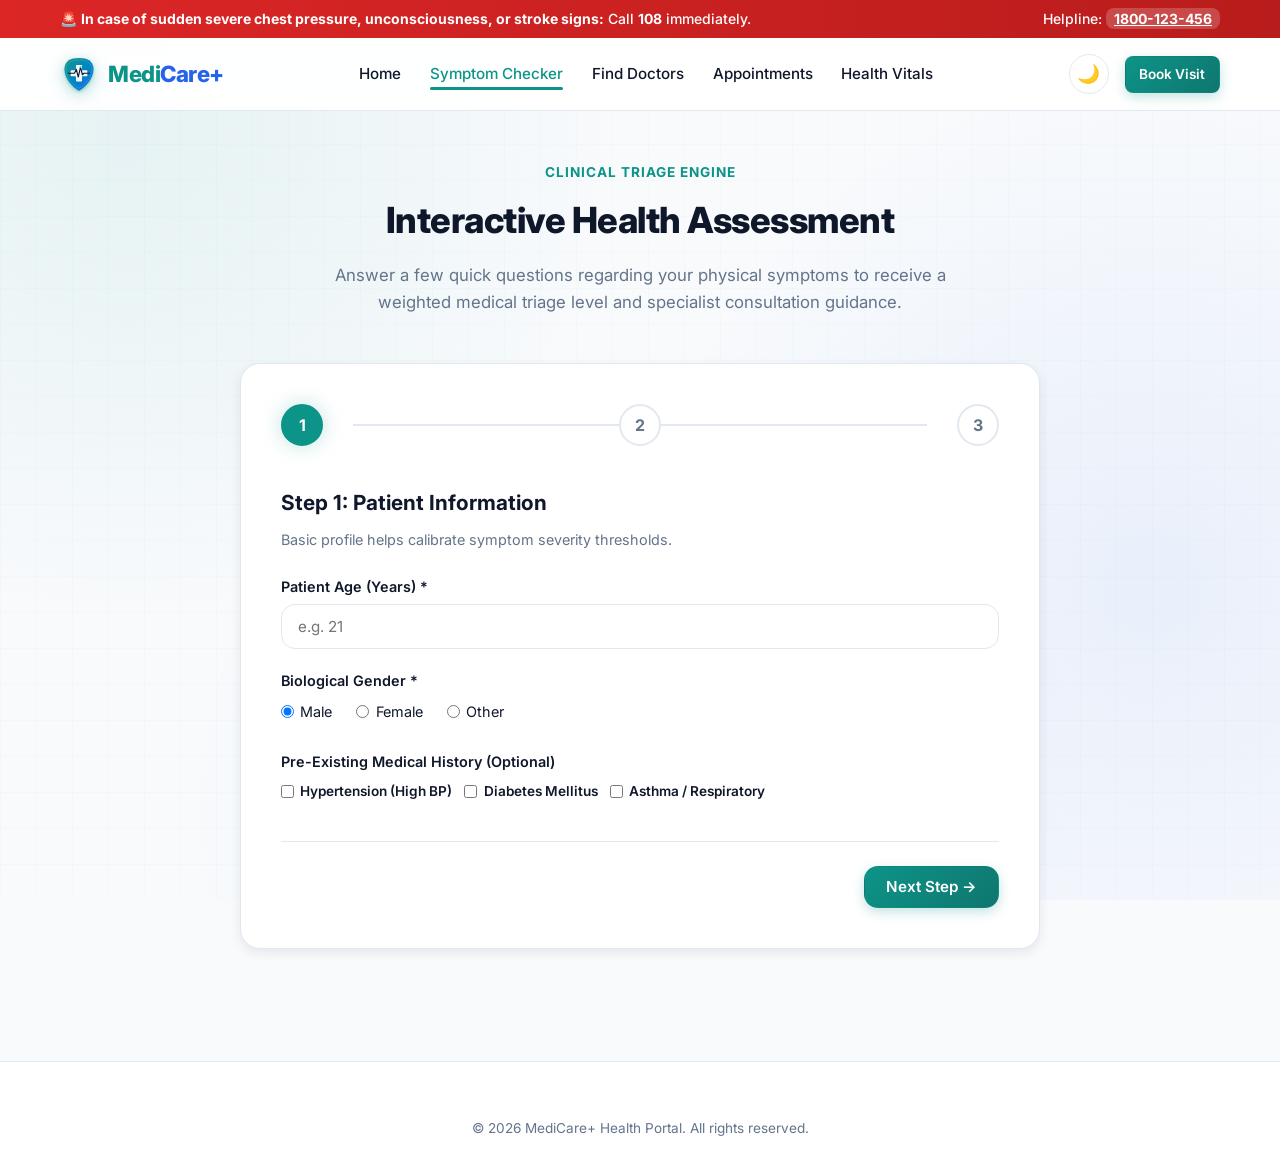
<file: symptom-checker.html>
<!DOCTYPE html>
<html lang="en">
<head>
  <meta charset="UTF-8">
  <meta name="viewport" content="width=device-width, initial-scale=1.0">
  <title>Symptom Triage Checker | MediCare+</title>
  <link rel="stylesheet" href="css/style.css">
  <link rel="preconnect" href="https://fonts.googleapis.com">
  <link rel="preconnect" href="https://fonts.gstatic.com" crossorigin>
  <link href="https://fonts.googleapis.com/css2?family=Inter:wght@400;500;600;700;800&display=swap" rel="stylesheet">
</head>
<body>

  <!-- Emergency Alert Bar -->
  <div class="emergency-bar">
    <div class="container" style="display: flex; justify-content: space-between; align-items: center; width: 100%;">
      <span>🚨 <strong>In case of sudden severe chest pressure, unconsciousness, or stroke signs:</strong> Call <strong>108</strong> immediately.</span>
      <span>Helpline: <a href="tel:1800123456">1800-123-456</a></span>
    </div>
  </div>

  <!-- Navigation -->
  <header class="navbar">
    <div class="container nav-container">
      <a href="index.html" class="brand-logo">
        <img src="images/logo.svg" alt="MediCare+ Logo" class="logo-img">
        <span>Medi<span>Care+</span></span>
      </a>

      <ul class="nav-links" id="navLinks">
        <li><a href="index.html">Home</a></li>
        <li><a href="symptom-checker.html" class="active">Symptom Checker</a></li>
        <li><a href="doctors.html">Find Doctors</a></li>
        <li><a href="appointments.html">Appointments</a></li>
        <li><a href="vitals-calculator.html">Health Vitals</a></li>
      </ul>

      <div class="nav-actions">
        <button id="themeToggle" class="theme-btn" title="Toggle Dark/Light Mode" aria-label="Toggle Theme">🌙</button>
        <a href="appointments.html" class="btn btn-primary btn-sm">Book Visit</a>
        <button id="mobileToggle" class="mobile-toggle" aria-label="Open Navigation">☰</button>
      </div>
    </div>
  </header>

  <main style="padding: 3rem 0;">
    <div class="container">
      <div class="section-header">
        <span class="section-tag">Clinical Triage Engine</span>
        <h1 class="section-title">Interactive Health Assessment</h1>
        <p class="section-desc">
          Answer a few quick questions regarding your physical symptoms to receive a weighted medical triage level and specialist consultation guidance.
        </p>
      </div>

      <!-- Multi-step Wizard Card -->
      <div class="wizard-container">
        <!-- Progress Indicator -->
        <div class="wizard-steps-indicator">
          <div class="step-indicator active" id="stepIndicator1">1</div>
          <div class="step-indicator" id="stepIndicator2">2</div>
          <div class="step-indicator" id="stepIndicator3">3</div>
        </div>

        <form id="triageForm" onsubmit="return false;">
          <!-- Step 1: Patient Profile -->
          <div class="wizard-pane active" id="stepPane1">
            <h3 style="margin-bottom: 0.5rem; font-size: 1.3rem;">Step 1: Patient Information</h3>
            <p style="color: var(--text-muted); font-size: 0.9rem; margin-bottom: 1.5rem;">
              Basic profile helps calibrate symptom severity thresholds.
            </p>

            <div class="form-group">
              <label for="patientAge">Patient Age (Years) *</label>
              <input type="number" id="patientAge" class="form-control" placeholder="e.g. 21" min="1" max="120" required>
            </div>

            <div class="form-group">
              <label>Biological Gender *</label>
              <div style="display: flex; gap: 1.5rem; margin-top: 0.5rem;">
                <label style="display: flex; align-items: center; gap: 0.4rem; font-weight: normal; cursor: pointer;">
                  <input type="radio" name="patientGender" value="male" checked> Male
                </label>
                <label style="display: flex; align-items: center; gap: 0.4rem; font-weight: normal; cursor: pointer;">
                  <input type="radio" name="patientGender" value="female"> Female
                </label>
                <label style="display: flex; align-items: center; gap: 0.4rem; font-weight: normal; cursor: pointer;">
                  <input type="radio" name="patientGender" value="other"> Other
                </label>
              </div>
            </div>

            <div class="form-group">
              <label>Pre-Existing Medical History (Optional)</label>
              <div style="display: flex; flex-wrap: wrap; gap: 0.75rem; margin-top: 0.5rem;">
                <label style="display: flex; align-items: center; gap: 0.4rem; font-size: 0.85rem; cursor: pointer;">
                  <input type="checkbox" value="hypertension"> Hypertension (High BP)
                </label>
                <label style="display: flex; align-items: center; gap: 0.4rem; font-size: 0.85rem; cursor: pointer;">
                  <input type="checkbox" value="diabetes"> Diabetes Mellitus
                </label>
                <label style="display: flex; align-items: center; gap: 0.4rem; font-size: 0.85rem; cursor: pointer;">
                  <input type="checkbox" value="asthma"> Asthma / Respiratory
                </label>
              </div>
            </div>
          </div>

          <!-- Step 2: Symptoms Selection -->
          <div class="wizard-pane" id="stepPane2">
            <div style="display: flex; justify-content: space-between; align-items: center;">
              <div>
                <h3 style="margin-bottom: 0.35rem; font-size: 1.3rem;">Step 2: Select Your Symptoms</h3>
                <p style="color: var(--text-muted); font-size: 0.9rem;">
                  Click on the cards that match what you are currently experiencing.
                </p>
              </div>
              <span id="selectedCountText" style="font-size: 0.85rem; font-weight: 700; color: var(--primary);">0 symptoms selected</span>
            </div>

            <div class="symptoms-grid" id="symptomsListContainer">
              <!-- Dynamically populated from data.js -->
            </div>
          </div>

          <!-- Step 3: Duration & Pain Severity -->
          <div class="wizard-pane" id="stepPane3">
            <h3 style="margin-bottom: 0.5rem; font-size: 1.3rem;">Step 3: Duration & Intensity</h3>
            <p style="color: var(--text-muted); font-size: 0.9rem; margin-bottom: 1.5rem;">
              Provide timeline details to help evaluate urgency.
            </p>

            <div class="form-group">
              <label for="symptomDuration">How long have you had these symptoms?</label>
              <select id="symptomDuration" class="form-control">
                <option value="<24hrs">Less than 24 hours (Sudden Onset)</option>
                <option value="1-3days" selected>1 to 3 days</option>
                <option value="1week">Around 1 week</option>
                <option value="2weeks+">More than 2 weeks (Chronic / Persistent)</option>
              </select>
            </div>

            <div class="severity-slider-container">
              <label style="display: flex; justify-content: space-between; font-weight: 600; font-size: 0.95rem; margin-bottom: 0.75rem;">
                <span>Discomfort / Pain Severity Level:</span>
                <span style="color: var(--primary); font-weight: 800; font-size: 1.2rem;" id="severityValue">5</span>/10
              </label>
              <input type="range" min="1" max="10" value="5" class="range-slider" id="severitySlider">
              <div class="severity-labels">
                <span>1 - Mild Discomfort</span>
                <span>5 - Moderate Disturbance</span>
                <span>10 - Unbearable / Severe Pain</span>
              </div>
            </div>
          </div>

          <!-- Step 4: Diagnostic Triage Report -->
          <div class="wizard-pane" id="stepPane4">
            <div id="triageResultCard" class="triage-result-card">
              <div id="triageBadge" class="triage-badge">Triage Status</div>
              <h2 id="triageTitle" style="margin-bottom: 0.75rem; font-size: 1.5rem;">Assessment Summary</h2>
              <p id="triageDescription" style="font-size: 0.95rem; line-height: 1.6; margin-bottom: 1.25rem;">
                Evaluation result text will appear here.
              </p>
              <div id="triageDeptRecommendation" style="padding: 0.85rem 1rem; background: var(--bg-card); border-radius: var(--radius-md); border: 1px solid var(--border); margin-bottom: 1.5rem; font-size: 0.95rem;">
                Recommended Specialist: <strong>General Medicine</strong>
              </div>

              <div style="display: flex; gap: 1rem; flex-wrap: wrap;">
                <a id="triageBookingCTA" href="appointments.html" class="btn btn-primary">
                  Book Doctor Consultation →
                </a>
                <button type="button" id="wizardRestartBtn" class="btn btn-outline" style="display: none;">
                  🔄 Start New Assessment
                </button>
              </div>
            </div>

            <div style="padding: 1rem; background: var(--bg-input); border-radius: var(--radius-md); border: 1px dashed var(--border); font-size: 0.8rem; color: var(--text-muted);">
              <strong>Disclaimer:</strong> This triage checker uses clinical algorithmic weighting intended solely for academic/informational purposes and does NOT replace professional medical diagnosis. In case of emergency, contact local emergency services immediately.
            </div>
          </div>

          <!-- Wizard Action Buttons -->
          <div style="display: flex; justify-content: space-between; margin-top: 2rem; border-top: 1px solid var(--border); padding-top: 1.5rem;">
            <button type="button" id="wizardPrevBtn" class="btn btn-outline" style="display: none;">
              ← Previous
            </button>
            <button type="button" id="wizardNextBtn" class="btn btn-primary" style="margin-left: auto;">
              Next Step →
            </button>
          </div>
        </form>
      </div>
    </div>
  </main>

  <!-- Global Footer -->
  <footer>
    <div class="container">
      <div class="footer-bottom" style="border: none; padding-top: 0;">
        <p>&copy; <span id="currentYear"></span> MediCare+ Health Portal. All rights reserved.</p>
      </div>
    </div>
  </footer>

  <!-- Scripts -->
  <script src="js/data.js"></script>
  <script src="js/main.js"></script>
  <script src="js/symptom-checker.js"></script>
</body>
</html>
</file>
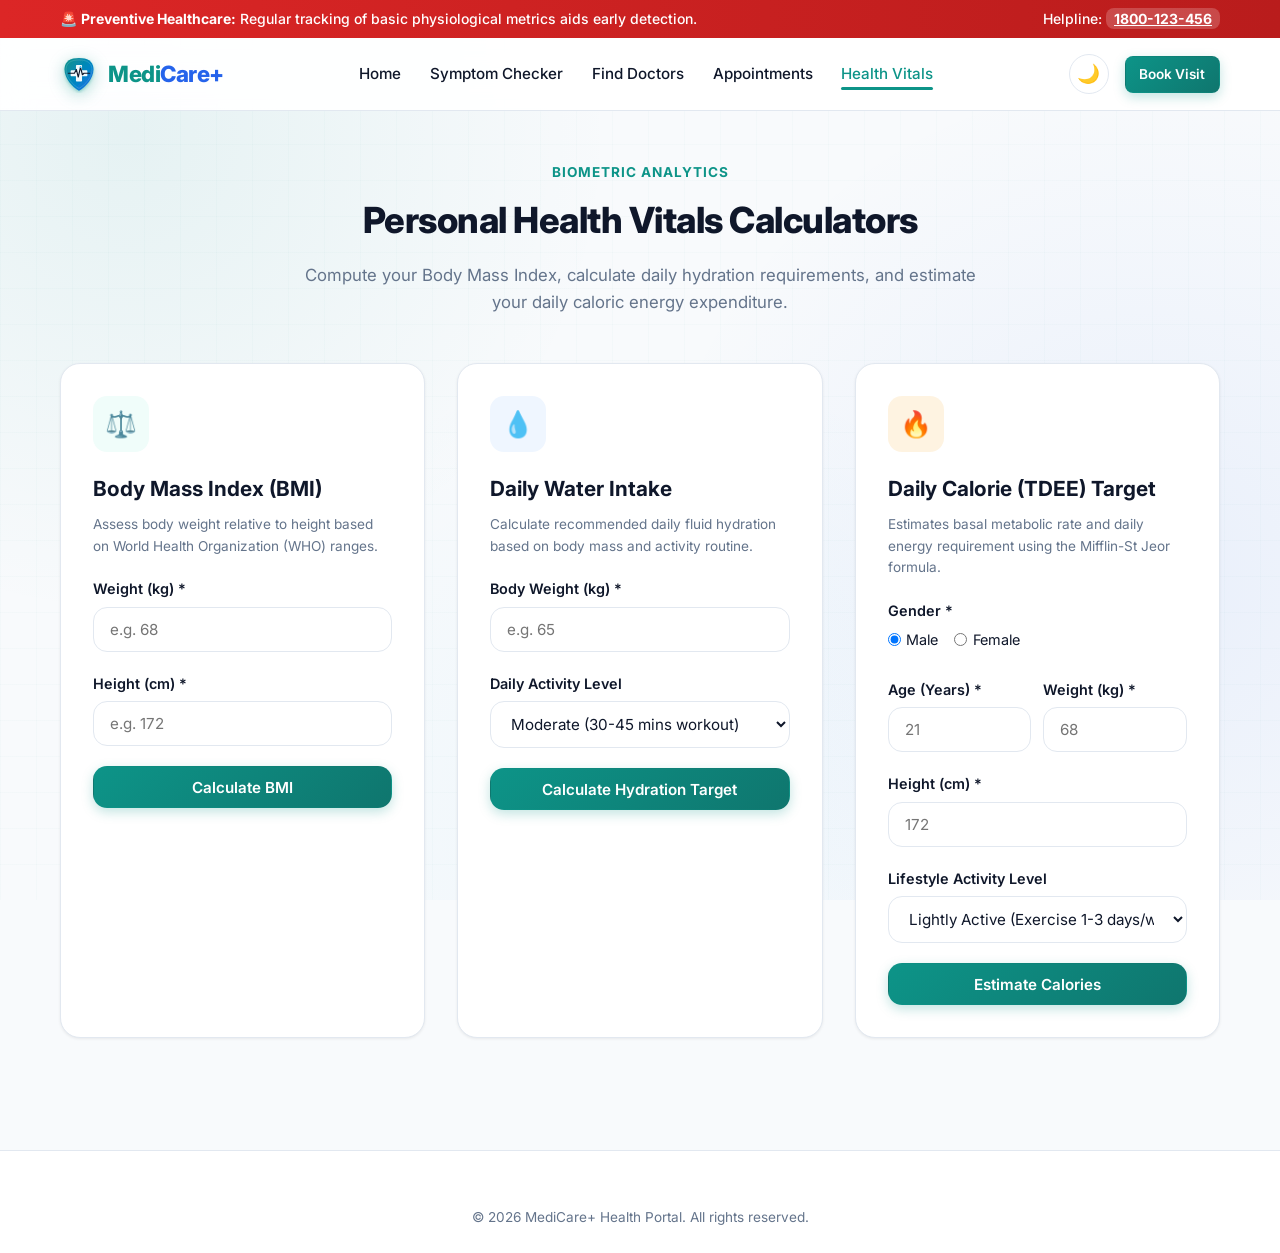
<file: vitals-calculator.html>
<!DOCTYPE html>
<html lang="en">
<head>
  <meta charset="UTF-8">
  <meta name="viewport" content="width=device-width, initial-scale=1.0">
  <title>Health Vitals Calculators | MediCare+</title>
  <link rel="stylesheet" href="css/style.css">
  <link rel="preconnect" href="https://fonts.googleapis.com">
  <link rel="preconnect" href="https://fonts.gstatic.com" crossorigin>
  <link href="https://fonts.googleapis.com/css2?family=Inter:wght@400;500;600;700;800&display=swap" rel="stylesheet">
</head>
<body>

  <!-- Emergency Alert Bar -->
  <div class="emergency-bar">
    <div class="container" style="display: flex; justify-content: space-between; align-items: center; width: 100%;">
      <span>🚨 <strong>Preventive Healthcare:</strong> Regular tracking of basic physiological metrics aids early detection.</span>
      <span>Helpline: <a href="tel:1800123456">1800-123-456</a></span>
    </div>
  </div>

  <!-- Navigation -->
  <header class="navbar">
    <div class="container nav-container">
      <a href="index.html" class="brand-logo">
        <img src="images/logo.svg" alt="MediCare+ Logo" class="logo-img">
        <span>Medi<span>Care+</span></span>
      </a>

      <ul class="nav-links" id="navLinks">
        <li><a href="index.html">Home</a></li>
        <li><a href="symptom-checker.html">Symptom Checker</a></li>
        <li><a href="doctors.html">Find Doctors</a></li>
        <li><a href="appointments.html">Appointments</a></li>
        <li><a href="vitals-calculator.html" class="active">Health Vitals</a></li>
      </ul>

      <div class="nav-actions">
        <button id="themeToggle" class="theme-btn" title="Toggle Dark/Light Mode" aria-label="Toggle Theme">🌙</button>
        <a href="appointments.html" class="btn btn-primary btn-sm">Book Visit</a>
        <button id="mobileToggle" class="mobile-toggle" aria-label="Open Navigation">☰</button>
      </div>
    </div>
  </header>

  <main style="padding: 3rem 0;">
    <div class="container">
      <div class="section-header">
        <span class="section-tag">Biometric Analytics</span>
        <h1 class="section-title">Personal Health Vitals Calculators</h1>
        <p class="section-desc">
          Compute your Body Mass Index, calculate daily hydration requirements, and estimate your daily caloric energy expenditure.
        </p>
      </div>

      <!-- Calculators Grid -->
      <div class="vitals-grid">
        <!-- 1. BMI Calculator -->
        <div class="vital-card">
          <div class="card-icon">⚖️</div>
          <h3>Body Mass Index (BMI)</h3>
          <p style="color: var(--text-muted); font-size: 0.85rem; margin-bottom: 1.25rem;">
            Assess body weight relative to height based on World Health Organization (WHO) ranges.
          </p>

          <form id="bmiForm">
            <div class="form-group">
              <label for="bmiWeight">Weight (kg) *</label>
              <input type="number" id="bmiWeight" class="form-control" placeholder="e.g. 68" step="0.1" required>
            </div>

            <div class="form-group">
              <label for="bmiHeight">Height (cm) *</label>
              <input type="number" id="bmiHeight" class="form-control" placeholder="e.g. 172" step="0.5" required>
            </div>

            <button type="submit" class="btn btn-primary" style="width: 100%;">
              Calculate BMI
            </button>
          </form>

          <div id="bmiResultBox" class="vital-result" style="display: none;">
            <span style="font-size: 0.85rem; color: var(--text-muted); text-transform: uppercase;">Your Score</span>
            <div class="vital-number" id="bmiScore">22.4</div>
            <div class="vital-status" id="bmiStatus">Healthy Weight</div>

            <div class="gauge-bar" title="BMI Spectrum">
              <div class="gauge-seg under" title="Underweight (&lt; 18.5)"></div>
              <div class="gauge-seg normal" title="Normal (18.5 - 24.9)"></div>
              <div class="gauge-seg over" title="Overweight (25 - 29.9)"></div>
              <div class="gauge-seg obese" title="Obese (≥ 30)"></div>
            </div>

            <p id="bmiAdvice" style="font-size: 0.85rem; color: var(--text-muted); line-height: 1.5; margin-top: 0.5rem;"></p>
          </div>
        </div>

        <!-- 2. Water Intake Calculator -->
        <div class="vital-card">
          <div class="card-icon blue">💧</div>
          <h3>Daily Water Intake</h3>
          <p style="color: var(--text-muted); font-size: 0.85rem; margin-bottom: 1.25rem;">
            Calculate recommended daily fluid hydration based on body mass and activity routine.
          </p>

          <form id="waterForm">
            <div class="form-group">
              <label for="waterWeight">Body Weight (kg) *</label>
              <input type="number" id="waterWeight" class="form-control" placeholder="e.g. 65" step="0.5" required>
            </div>

            <div class="form-group">
              <label for="waterActivity">Daily Activity Level</label>
              <select id="waterActivity" class="form-control">
                <option value="sedentary">Sedentary (Desk Job / Normal)</option>
                <option value="moderate" selected>Moderate (30-45 mins workout)</option>
                <option value="active">Active (Heavy Exercise / Outdoor)</option>
              </select>
            </div>

            <button type="submit" class="btn btn-primary" style="width: 100%;">
              Calculate Hydration Target
            </button>
          </form>

          <div id="waterResultBox" class="vital-result" style="display: none;">
            <span style="font-size: 0.85rem; color: var(--text-muted); text-transform: uppercase;">Daily Recommended</span>
            <div class="vital-number" id="waterScore" style="font-size: 2.1rem;">2.5 Liters / day</div>
            <p id="waterGlasses" style="font-size: 0.9rem; font-weight: 600; color: var(--secondary); margin-bottom: 0.5rem;"></p>
            <p style="font-size: 0.8rem; color: var(--text-muted);">
              Hydration supports kidney filtration, cognitive performance, and joint lubrication.
            </p>
          </div>
        </div>

        <!-- 3. Caloric Need & BMR Calculator -->
        <div class="vital-card">
          <div class="card-icon amber">🔥</div>
          <h3>Daily Calorie (TDEE) Target</h3>
          <p style="color: var(--text-muted); font-size: 0.85rem; margin-bottom: 1.25rem;">
            Estimates basal metabolic rate and daily energy requirement using the Mifflin-St Jeor formula.
          </p>

          <form id="calorieForm">
            <div class="form-group">
              <label>Gender *</label>
              <div style="display: flex; gap: 1rem; margin-top: 0.25rem;">
                <label style="display: flex; align-items: center; gap: 0.35rem; font-weight: normal; cursor: pointer;">
                  <input type="radio" name="gender" value="male" checked> Male
                </label>
                <label style="display: flex; align-items: center; gap: 0.35rem; font-weight: normal; cursor: pointer;">
                  <input type="radio" name="gender" value="female"> Female
                </label>
              </div>
            </div>

            <div style="display: grid; grid-template-columns: 1fr 1fr; gap: 0.75rem;">
              <div class="form-group">
                <label for="calAge">Age (Years) *</label>
                <input type="number" id="calAge" class="form-control" placeholder="21" required>
              </div>
              <div class="form-group">
                <label for="calWeight">Weight (kg) *</label>
                <input type="number" id="calWeight" class="form-control" placeholder="68" required>
              </div>
            </div>

            <div class="form-group">
              <label for="calHeight">Height (cm) *</label>
              <input type="number" id="calHeight" class="form-control" placeholder="172" required>
            </div>

            <div class="form-group">
              <label for="calActivity">Lifestyle Activity Level</label>
              <select id="calActivity" class="form-control">
                <option value="1.2">Sedentary (Little or no exercise)</option>
                <option value="1.375" selected>Lightly Active (Exercise 1-3 days/week)</option>
                <option value="1.55">Moderately Active (Exercise 3-5 days/week)</option>
                <option value="1.725">Very Active (Heavy training 6-7 days/week)</option>
              </select>
            </div>

            <button type="submit" class="btn btn-primary" style="width: 100%;">
              Estimate Calories
            </button>
          </form>

          <div id="calorieResultBox" class="vital-result" style="display: none; text-align: left;">
            <div style="display: flex; justify-content: space-between; border-bottom: 1px dashed var(--border); padding-bottom: 0.5rem; margin-bottom: 0.5rem;">
              <span>Maintain Weight:</span>
              <strong id="calMaintain" style="color: var(--primary);">2,150 kcal</strong>
            </div>
            <div style="display: flex; justify-content: space-between; border-bottom: 1px dashed var(--border); padding-bottom: 0.5rem; margin-bottom: 0.5rem;">
              <span>Healthy Weight Loss:</span>
              <strong id="calLoss" style="color: #38bdf8;">1,700 kcal</strong>
            </div>
            <div style="display: flex; justify-content: space-between;">
              <span>Weight Gain / Muscle:</span>
              <strong id="calGain" style="color: #f59e0b;">2,550 kcal</strong>
            </div>
          </div>
        </div>
      </div>
    </div>
  </main>

  <!-- Global Footer -->
  <footer>
    <div class="container">
      <div class="footer-bottom" style="border: none; padding-top: 0;">
        <p>&copy; <span id="currentYear"></span> MediCare+ Health Portal. All rights reserved.</p>
      </div>
    </div>
  </footer>

  <!-- Scripts -->
  <script src="js/data.js"></script>
  <script src="js/main.js"></script>
  <script src="js/vitals.js"></script>
</body>
</html>
</file>
<file: css/style.css>
/* ==========================================================================
   MEDICARE+ Healthcare Portal Stylesheet
   Pure CSS3 with Modern Variables, Flexbox, CSS Grid, and Dark Mode
   ========================================================================== */

/* --- Color Variables & Theming --- */
:root {
  --primary: #0d9488;          /* Medical Teal */
  --primary-hover: #0f766e;
  --primary-light: #f0fdfa;
  --primary-subtle: #ccfbf1;
  --secondary: #2563eb;        /* Royal Blue */
  --secondary-hover: #1d4ed8;
  --secondary-light: #eff6ff;
  --accent: #f59e0b;           /* Warning / Amber */
  --danger: #ef4444;           /* Alert Red */
  --danger-light: #fef2f2;
  --success: #10b981;          /* Medical Green */
  --success-light: #ecfdf5;

  /* Surfaces & Typography (Light Mode default) */
  --bg-body: #f8fafc;
  --bg-card: #ffffff;
  --bg-nav: rgba(255, 255, 255, 0.92);
  --bg-input: #ffffff;
  --text-main: #0f172a;
  --text-muted: #64748b;
  --text-inverse: #ffffff;
  --border: #e2e8f0;
  --border-focus: #0d9488;

  /* Shadows */
  --shadow-sm: 0 1px 3px rgba(0, 0, 0, 0.07);
  --shadow-md: 0 4px 12px rgba(15, 23, 42, 0.08);
  --shadow-lg: 0 10px 25px -3px rgba(15, 23, 42, 0.12);
  --shadow-glow: 0 0 20px rgba(13, 148, 136, 0.25);

  --radius-sm: 8px;
  --radius-md: 14px;
  --radius-lg: 20px;
  --radius-full: 9999px;
  --transition: all 0.25s ease;
  --font-family: 'Inter', -apple-system, BlinkMacSystemFont, "Segoe UI", Roboto, Oxygen, Ubuntu, sans-serif;
}

/* Dark Mode Theme */
body.dark-mode {
  --bg-body: #090d16;
  --bg-card: #131b2e;
  --bg-nav: rgba(19, 27, 46, 0.92);
  --bg-input: #1a243d;
  --text-main: #f1f5f9;
  --text-muted: #94a3b8;
  --border: #24324f;
  --border-focus: #14b8a6;
  --primary-light: rgba(13, 148, 136, 0.15);
  --primary-subtle: rgba(13, 148, 136, 0.25);
  --secondary-light: rgba(37, 99, 235, 0.15);
  --danger-light: rgba(239, 68, 68, 0.15);
  --success-light: rgba(16, 185, 129, 0.15);
  --shadow-sm: 0 1px 3px rgba(0, 0, 0, 0.3);
  --shadow-md: 0 4px 15px rgba(0, 0, 0, 0.35);
  --shadow-lg: 0 10px 30px rgba(0, 0, 0, 0.5);
}

/* --- Base & Reset --- */
*, *::before, *::after {
  box-sizing: border-box;
  margin: 0;
  padding: 0;
}

html {
  scroll-behavior: smooth;
  font-size: 16px;
}

body {
  font-family: var(--font-family);
  background-color: var(--bg-body);
  background-image: 
    radial-gradient(circle at 10% 15%, rgba(13, 148, 136, 0.08) 0%, transparent 35%),
    radial-gradient(circle at 90% 65%, rgba(37, 99, 235, 0.07) 0%, transparent 40%),
    radial-gradient(circle at 50% 90%, rgba(14, 165, 233, 0.04) 0%, transparent 45%),
    linear-gradient(rgba(13, 148, 136, 0.02) 1px, transparent 1px),
    linear-gradient(90deg, rgba(13, 148, 136, 0.02) 1px, transparent 1px);
  background-size: 100% 100%, 100% 100%, 100% 100%, 36px 36px, 36px 36px;
  background-attachment: fixed;
  color: var(--text-main);
  line-height: 1.6;
  transition: background-color 0.3s ease, color 0.3s ease;
  min-height: 100vh;
  display: flex;
  flex-direction: column;
}

body.dark-mode {
  background-color: var(--bg-body);
  background-image: 
    radial-gradient(circle at 10% 15%, rgba(13, 148, 136, 0.16) 0%, transparent 40%),
    radial-gradient(circle at 90% 65%, rgba(37, 99, 235, 0.14) 0%, transparent 45%),
    radial-gradient(circle at 50% 90%, rgba(14, 165, 233, 0.06) 0%, transparent 50%),
    linear-gradient(rgba(255, 255, 255, 0.02) 1px, transparent 1px),
    linear-gradient(90deg, rgba(255, 255, 255, 0.02) 1px, transparent 1px);
  background-size: 100% 100%, 100% 100%, 100% 100%, 40px 40px, 40px 40px;
  background-attachment: fixed;
}

main {
  flex: 1;
}

a {
  color: var(--primary);
  text-decoration: none;
  transition: var(--transition);
}

a:hover {
  color: var(--primary-hover);
}

img {
  max-width: 100%;
  height: auto;
  display: block;
}

/* Container */
.container {
  width: 100%;
  max-width: 1200px;
  margin: 0 auto;
  padding: 0 1.25rem;
}

/* --- Emergency Hotline Top Bar --- */
.emergency-bar {
  background: linear-gradient(90deg, #dc2626, #b91c1c);
  color: #fff;
  padding: 0.5rem 1rem;
  font-size: 0.875rem;
  font-weight: 500;
  display: flex;
  justify-content: space-between;
  align-items: center;
  flex-wrap: wrap;
  gap: 0.5rem;
}

.emergency-bar a {
  color: #fff;
  font-weight: 700;
  text-decoration: underline;
  padding: 0.15rem 0.5rem;
  background: rgba(255, 255, 255, 0.2);
  border-radius: var(--radius-sm);
}

/* --- Header & Navigation --- */
.navbar {
  position: sticky;
  top: 0;
  z-index: 1000;
  background: var(--bg-nav);
  backdrop-filter: blur(12px);
  -webkit-backdrop-filter: blur(12px);
  border-bottom: 1px solid var(--border);
  transition: var(--transition);
}

.nav-container {
  display: flex;
  align-items: center;
  justify-content: space-between;
  height: 72px;
}

.brand-logo {
  display: flex;
  align-items: center;
  gap: 0.65rem;
  font-size: 1.4rem;
  font-weight: 800;
  color: var(--primary);
  letter-spacing: -0.5px;
}

.brand-logo .logo-icon {
  width: 38px;
  height: 38px;
  background: linear-gradient(135deg, var(--primary), var(--secondary));
  color: #fff;
  display: flex;
  align-items: center;
  justify-content: center;
  border-radius: 10px;
  font-size: 1.3rem;
  box-shadow: 0 4px 10px rgba(13, 148, 136, 0.3);
}

.brand-logo .logo-img {
  width: 38px;
  height: 38px;
  object-fit: contain;
  filter: drop-shadow(0 4px 8px rgba(13, 148, 136, 0.35));
  transition: var(--transition);
}

.brand-logo:hover .logo-img {
  transform: rotate(-6deg) scale(1.08);
}

.brand-logo span span {
  color: var(--secondary);
}

.nav-links {
  display: flex;
  align-items: center;
  gap: 1.8rem;
  list-style: none;
}

.nav-links a {
  color: var(--text-main);
  font-weight: 500;
  font-size: 0.95rem;
  position: relative;
  padding: 0.4rem 0;
}

.nav-links a:hover,
.nav-links a.active {
  color: var(--primary);
}

.nav-links a.active::after {
  content: '';
  position: absolute;
  bottom: 0;
  left: 0;
  width: 100%;
  height: 2.5px;
  background: var(--primary);
  border-radius: 2px;
}

.nav-actions {
  display: flex;
  align-items: center;
  gap: 1rem;
}

/* Theme Toggle Button */
.theme-btn {
  background: var(--bg-input);
  border: 1px solid var(--border);
  color: var(--text-main);
  width: 40px;
  height: 40px;
  border-radius: 50%;
  display: flex;
  align-items: center;
  justify-content: center;
  cursor: pointer;
  font-size: 1.15rem;
  transition: var(--transition);
}

.theme-btn:hover {
  transform: rotate(20deg) scale(1.05);
  border-color: var(--primary);
}

.mobile-toggle {
  display: none;
  background: none;
  border: none;
  color: var(--text-main);
  font-size: 1.6rem;
  cursor: pointer;
}

/* --- Buttons --- */
.btn {
  display: inline-flex;
  align-items: center;
  justify-content: center;
  gap: 0.5rem;
  font-family: inherit;
  font-weight: 600;
  font-size: 0.95rem;
  padding: 0.65rem 1.35rem;
  border-radius: var(--radius-md);
  border: 1px solid transparent;
  cursor: pointer;
  transition: var(--transition);
  text-decoration: none;
}

.btn-primary {
  background: linear-gradient(135deg, var(--primary), #0f766e);
  color: #fff;
  box-shadow: 0 4px 12px rgba(13, 148, 136, 0.25);
}

.btn-primary:hover {
  background: linear-gradient(135deg, #0f766e, #115e59);
  color: #fff;
  transform: translateY(-2px);
  box-shadow: 0 6px 18px rgba(13, 148, 136, 0.35);
}

.btn-secondary {
  background: var(--secondary);
  color: #fff;
}

.btn-secondary:hover {
  background: var(--secondary-hover);
  color: #fff;
  transform: translateY(-2px);
}

.btn-outline {
  background: transparent;
  border-color: var(--border);
  color: var(--text-main);
}

.btn-outline:hover {
  border-color: var(--primary);
  color: var(--primary);
  background: var(--primary-light);
}

.btn-outline-primary {
  background: transparent;
  border-color: var(--primary);
  color: var(--primary);
}

.btn-outline-primary:hover {
  background: var(--primary);
  color: #fff;
}

.btn-danger {
  background: var(--danger);
  color: #fff;
}

.btn-danger:hover {
  background: #dc2626;
}

.btn-sm {
  padding: 0.4rem 0.85rem;
  font-size: 0.85rem;
  border-radius: var(--radius-sm);
}

.btn-lg {
  padding: 0.85rem 1.85rem;
  font-size: 1.05rem;
}

/* --- Hero Section --- */
.hero {
  padding: 4.5rem 0 3.5rem;
  position: relative;
  overflow: hidden;
}

.hero::before {
  content: '';
  position: absolute;
  top: -60px;
  right: -60px;
  width: 480px;
  height: 480px;
  border-radius: 50%;
  background: radial-gradient(circle, rgba(13, 148, 136, 0.14) 0%, rgba(37, 99, 235, 0.06) 50%, transparent 70%);
  filter: blur(50px);
  z-index: 0;
  pointer-events: none;
  animation: pulseGlow 8s ease-in-out infinite alternate;
}

.hero::after {
  content: '';
  position: absolute;
  bottom: -40px;
  left: -80px;
  width: 400px;
  height: 400px;
  border-radius: 50%;
  background: radial-gradient(circle, rgba(37, 99, 235, 0.12) 0%, rgba(13, 148, 136, 0.05) 50%, transparent 70%);
  filter: blur(45px);
  z-index: 0;
  pointer-events: none;
  animation: pulseGlow 10s ease-in-out infinite alternate-reverse;
}

@keyframes pulseGlow {
  0% { transform: scale(0.9) translate(0, 0); opacity: 0.7; }
  100% { transform: scale(1.1) translate(15px, 15px); opacity: 1; }
}

.hero-grid {
  display: grid;
  grid-template-columns: 1.15fr 0.85fr;
  align-items: center;
  gap: 3.5rem;
  position: relative;
  z-index: 1;
}

.hero-tag {
  display: inline-flex;
  align-items: center;
  gap: 0.5rem;
  padding: 0.35rem 0.9rem;
  background: var(--primary-subtle);
  color: var(--primary-hover);
  border-radius: var(--radius-full);
  font-size: 0.85rem;
  font-weight: 600;
  margin-bottom: 1.25rem;
}

.hero-title {
  font-size: 3rem;
  font-weight: 800;
  line-height: 1.15;
  letter-spacing: -1px;
  margin-bottom: 1.25rem;
}

.hero-title .gradient-text {
  background: linear-gradient(135deg, var(--primary), var(--secondary));
  -webkit-background-clip: text;
  -webkit-text-fill-color: transparent;
}

.hero-subtitle {
  font-size: 1.125rem;
  color: var(--text-muted);
  margin-bottom: 2rem;
  max-width: 540px;
}

.hero-buttons {
  display: flex;
  gap: 1rem;
  flex-wrap: wrap;
  margin-bottom: 2.5rem;
}

.hero-stats {
  display: flex;
  gap: 2.5rem;
  padding-top: 1.5rem;
  border-top: 1px solid var(--border);
}

.stat-item h3 {
  font-size: 1.8rem;
  font-weight: 800;
  color: var(--primary);
}

.stat-item p {
  font-size: 0.85rem;
  color: var(--text-muted);
  font-weight: 500;
}

/* Hero Visual / Card Showcase */
.hero-visual {
  position: relative;
}

.hero-card {
  background: var(--bg-card);
  border: 1px solid var(--border);
  border-radius: var(--radius-lg);
  padding: 2rem;
  box-shadow: var(--shadow-lg);
  position: relative;
  z-index: 2;
}

.pulse-badge {
  display: inline-flex;
  align-items: center;
  gap: 0.5rem;
  background: var(--success-light);
  color: var(--success);
  padding: 0.35rem 0.75rem;
  border-radius: var(--radius-full);
  font-size: 0.8rem;
  font-weight: 600;
  margin-bottom: 1rem;
}

.pulse-dot {
  width: 8px;
  height: 8px;
  background: var(--success);
  border-radius: 50%;
  animation: pulse 1.8s infinite;
}

@keyframes pulse {
  0% { transform: scale(0.95); box-shadow: 0 0 0 0 rgba(16, 185, 129, 0.7); }
  70% { transform: scale(1); box-shadow: 0 0 0 10px rgba(16, 185, 129, 0); }
  100% { transform: scale(0.95); box-shadow: 0 0 0 0 rgba(16, 185, 129, 0); }
}

.floating-pill {
  position: absolute;
  background: var(--bg-card);
  border: 1px solid var(--border);
  padding: 0.75rem 1.25rem;
  border-radius: var(--radius-md);
  box-shadow: var(--shadow-md);
  display: flex;
  align-items: center;
  gap: 0.75rem;
  z-index: 3;
}

.pill-1 {
  top: -20px;
  right: -20px;
  animation: floatUpDown 4s ease-in-out infinite;
}

.pill-2 {
  bottom: -20px;
  left: -20px;
  animation: floatUpDown 4s ease-in-out infinite 2s;
}

@keyframes floatUpDown {
  0%, 100% { transform: translateY(0); }
  50% { transform: translateY(-8px); }
}

/* --- Section Headers --- */
.section-header {
  text-align: center;
  max-width: 680px;
  margin: 0 auto 3rem;
}

.section-tag {
  display: inline-block;
  font-size: 0.85rem;
  font-weight: 700;
  color: var(--primary);
  text-transform: uppercase;
  letter-spacing: 1px;
  margin-bottom: 0.5rem;
}

.section-title {
  font-size: 2.25rem;
  font-weight: 800;
  letter-spacing: -0.5px;
  margin-bottom: 0.75rem;
}

.section-desc {
  font-size: 1.05rem;
  color: var(--text-muted);
}

/* --- Quick Actions / Cards Grid --- */
.cards-grid {
  display: grid;
  grid-template-columns: repeat(auto-fit, minmax(270px, 1fr));
  gap: 1.75rem;
  margin-bottom: 4rem;
}

.feature-card {
  background: var(--bg-card);
  border: 1px solid var(--border);
  border-radius: var(--radius-lg);
  padding: 2rem 1.75rem;
  transition: var(--transition);
  display: flex;
  flex-direction: column;
  box-shadow: var(--shadow-sm);
  position: relative;
  overflow: hidden;
}

.feature-card::before {
  content: '';
  position: absolute;
  top: 0;
  left: 0;
  width: 100%;
  height: 4px;
  background: linear-gradient(90deg, var(--primary), var(--secondary));
  opacity: 0;
  transition: var(--transition);
}

.feature-card:hover {
  transform: translateY(-6px);
  box-shadow: var(--shadow-lg);
  border-color: var(--primary-subtle);
}

.feature-card:hover::before {
  opacity: 1;
}

.card-icon {
  width: 56px;
  height: 56px;
  border-radius: var(--radius-md);
  background: var(--primary-light);
  color: var(--primary);
  display: flex;
  align-items: center;
  justify-content: center;
  font-size: 1.6rem;
  margin-bottom: 1.25rem;
}

.card-icon.blue {
  background: var(--secondary-light);
  color: var(--secondary);
}

.card-icon.amber {
  background: rgba(245, 158, 11, 0.12);
  color: var(--accent);
}

.card-icon.red {
  background: var(--danger-light);
  color: var(--danger);
}

.feature-card h3 {
  font-size: 1.25rem;
  font-weight: 700;
  margin-bottom: 0.6rem;
}

.feature-card p {
  color: var(--text-muted);
  font-size: 0.95rem;
  margin-bottom: 1.25rem;
  flex: 1;
}

/* --- Doctor Directory Styles --- */
.filter-bar {
  display: flex;
  flex-wrap: wrap;
  align-items: center;
  justify-content: space-between;
  gap: 1rem;
  background: var(--bg-card);
  border: 1px solid var(--border);
  padding: 1.25rem;
  border-radius: var(--radius-lg);
  margin-bottom: 2rem;
  box-shadow: var(--shadow-sm);
}

.search-box {
  position: relative;
  flex: 1;
  min-width: 250px;
}

.search-box input {
  width: 100%;
  padding: 0.75rem 1rem 0.75rem 2.6rem;
  border: 1px solid var(--border);
  background: var(--bg-input);
  color: var(--text-main);
  border-radius: var(--radius-md);
  font-size: 0.95rem;
  outline: none;
  transition: var(--transition);
}

.search-box input:focus {
  border-color: var(--primary);
  box-shadow: 0 0 0 3px rgba(13, 148, 136, 0.15);
}

.search-box .search-icon {
  position: absolute;
  left: 0.9rem;
  top: 50%;
  transform: translateY(-50%);
  color: var(--text-muted);
  font-size: 1rem;
}

.pill-filters {
  display: flex;
  gap: 0.5rem;
  flex-wrap: wrap;
}

.filter-pill {
  padding: 0.5rem 1rem;
  border-radius: var(--radius-full);
  border: 1px solid var(--border);
  background: var(--bg-input);
  color: var(--text-muted);
  font-size: 0.85rem;
  font-weight: 600;
  cursor: pointer;
  transition: var(--transition);
}

.filter-pill:hover,
.filter-pill.active {
  background: var(--primary);
  color: #fff;
  border-color: var(--primary);
}

.doctors-grid {
  display: grid;
  grid-template-columns: repeat(auto-fill, minmax(320px, 1fr));
  gap: 2rem;
  margin-bottom: 3.5rem;
}

.doctor-card {
  background: var(--bg-card);
  border: 1px solid var(--border);
  border-radius: var(--radius-lg);
  padding: 1.75rem;
  display: flex;
  flex-direction: column;
  transition: var(--transition);
  box-shadow: var(--shadow-sm);
}

.doctor-card:hover {
  transform: translateY(-4px);
  box-shadow: var(--shadow-md);
  border-color: var(--primary-subtle);
}

.doctor-header {
  display: flex;
  gap: 1.25rem;
  align-items: center;
  margin-bottom: 1.25rem;
}

.doctor-avatar {
  width: 70px;
  height: 70px;
  border-radius: 50%;
  background: linear-gradient(135deg, var(--primary-subtle), var(--secondary-light));
  display: flex;
  align-items: center;
  justify-content: center;
  font-size: 1.8rem;
  border: 2px solid var(--primary);
  flex-shrink: 0;
}

.doctor-info h3 {
  font-size: 1.15rem;
  font-weight: 700;
}

.doctor-spec {
  color: var(--primary);
  font-size: 0.85rem;
  font-weight: 600;
}

.doctor-exp {
  font-size: 0.8rem;
  color: var(--text-muted);
}

.doctor-details {
  border-top: 1px dashed var(--border);
  border-bottom: 1px dashed var(--border);
  padding: 0.85rem 0;
  margin-bottom: 1.25rem;
  display: grid;
  grid-template-columns: 1fr 1fr;
  gap: 0.5rem;
  font-size: 0.85rem;
}

.doctor-detail-item span {
  color: var(--text-muted);
  display: block;
  font-size: 0.75rem;
}

.doctor-detail-item strong {
  color: var(--text-main);
  font-weight: 600;
}

.doctor-rating {
  display: flex;
  align-items: center;
  gap: 0.35rem;
  color: #f59e0b;
  font-size: 0.85rem;
  font-weight: 700;
}

/* --- Symptom Checker Wizard Styles --- */
.wizard-container {
  max-width: 800px;
  margin: 0 auto 4rem;
  background: var(--bg-card);
  border: 1px solid var(--border);
  border-radius: var(--radius-lg);
  padding: 2.5rem;
  box-shadow: var(--shadow-md);
}

.wizard-steps-indicator {
  display: flex;
  justify-content: space-between;
  margin-bottom: 2.5rem;
  position: relative;
}

.wizard-steps-indicator::before {
  content: '';
  position: absolute;
  top: 50%;
  left: 10%;
  right: 10%;
  height: 2px;
  background: var(--border);
  z-index: 1;
  transform: translateY(-50%);
}

.step-indicator {
  position: relative;
  z-index: 2;
  background: var(--bg-card);
  width: 42px;
  height: 42px;
  border-radius: 50%;
  border: 2px solid var(--border);
  display: flex;
  align-items: center;
  justify-content: center;
  font-weight: 700;
  color: var(--text-muted);
  transition: var(--transition);
}

.step-indicator.active {
  border-color: var(--primary);
  background: var(--primary);
  color: #fff;
  box-shadow: var(--shadow-glow);
}

.step-indicator.completed {
  border-color: var(--success);
  background: var(--success);
  color: #fff;
}

.wizard-pane {
  display: none;
  animation: fadeIn 0.3s ease;
}

.wizard-pane.active {
  display: block;
}

@keyframes fadeIn {
  from { opacity: 0; transform: translateY(6px); }
  to { opacity: 1; transform: translateY(0); }
}

.symptoms-grid {
  display: grid;
  grid-template-columns: repeat(auto-fill, minmax(200px, 1fr));
  gap: 0.85rem;
  margin: 1.5rem 0;
}

.symptom-chip {
  padding: 0.85rem 1rem;
  border: 1px solid var(--border);
  background: var(--bg-input);
  border-radius: var(--radius-md);
  cursor: pointer;
  display: flex;
  align-items: center;
  gap: 0.65rem;
  transition: var(--transition);
  user-select: none;
}

.symptom-chip:hover {
  border-color: var(--primary);
  background: var(--primary-light);
}

.symptom-chip.selected {
  border-color: var(--primary);
  background: var(--primary-subtle);
  color: var(--primary-hover);
  font-weight: 600;
}

.severity-slider-container {
  margin: 2rem 0;
  padding: 1.5rem;
  background: var(--bg-input);
  border: 1px solid var(--border);
  border-radius: var(--radius-md);
}

.range-slider {
  width: 100%;
  height: 8px;
  border-radius: 5px;
  background: var(--border);
  outline: none;
  accent-color: var(--primary);
  cursor: pointer;
}

.severity-labels {
  display: flex;
  justify-content: space-between;
  font-size: 0.85rem;
  color: var(--text-muted);
  margin-top: 0.5rem;
}

/* Diagnostic Triage Card */
.triage-result-card {
  border-radius: var(--radius-lg);
  padding: 2rem;
  margin-bottom: 2rem;
  border: 2px solid transparent;
}

.triage-result-card.urgent {
  background: var(--danger-light);
  border-color: var(--danger);
}

.triage-result-card.moderate {
  background: rgba(245, 158, 11, 0.1);
  border-color: var(--accent);
}

.triage-result-card.low {
  background: var(--success-light);
  border-color: var(--success);
}

.triage-badge {
  display: inline-flex;
  align-items: center;
  gap: 0.5rem;
  padding: 0.4rem 1rem;
  border-radius: var(--radius-full);
  font-size: 0.85rem;
  font-weight: 700;
  text-transform: uppercase;
  letter-spacing: 0.5px;
  margin-bottom: 1rem;
}

.triage-badge.urgent { background: var(--danger); color: #fff; }
.triage-badge.moderate { background: var(--accent); color: #fff; }
.triage-badge.low { background: var(--success); color: #fff; }

/* --- Appointments Page & Form --- */
.appointment-layout {
  display: grid;
  grid-template-columns: 1fr 1fr;
  gap: 2.5rem;
  margin-bottom: 4rem;
}

.form-group {
  margin-bottom: 1.25rem;
}

.form-group label {
  display: block;
  font-weight: 600;
  font-size: 0.9rem;
  margin-bottom: 0.4rem;
  color: var(--text-main);
}

.form-control {
  width: 100%;
  padding: 0.75rem 1rem;
  border: 1px solid var(--border);
  background: var(--bg-input);
  color: var(--text-main);
  border-radius: var(--radius-md);
  font-family: inherit;
  font-size: 0.95rem;
  outline: none;
  transition: var(--transition);
}

.form-control:focus {
  border-color: var(--primary);
  box-shadow: 0 0 0 3px rgba(13, 148, 136, 0.15);
}

.slots-grid {
  display: grid;
  grid-template-columns: repeat(auto-fill, minmax(90px, 1fr));
  gap: 0.5rem;
  margin-top: 0.5rem;
}

.slot-btn {
  padding: 0.5rem 0.25rem;
  border: 1px solid var(--border);
  background: var(--bg-input);
  color: var(--text-main);
  border-radius: var(--radius-sm);
  font-size: 0.85rem;
  font-weight: 600;
  cursor: pointer;
  text-align: center;
  transition: var(--transition);
}

.slot-btn:hover {
  border-color: var(--primary);
  background: var(--primary-light);
}

.slot-btn.selected {
  background: var(--primary);
  color: #fff;
  border-color: var(--primary);
}

/* Appointment List Cards */
.appointments-list {
  display: flex;
  flex-direction: column;
  gap: 1.25rem;
}

.appointment-item {
  background: var(--bg-card);
  border: 1px solid var(--border);
  border-radius: var(--radius-md);
  padding: 1.25rem;
  display: flex;
  justify-content: space-between;
  align-items: center;
  gap: 1rem;
  box-shadow: var(--shadow-sm);
  transition: var(--transition);
}

.appointment-item:hover {
  border-color: var(--primary);
}

.appointment-badge {
  padding: 0.25rem 0.65rem;
  border-radius: var(--radius-full);
  font-size: 0.75rem;
  font-weight: 700;
}

.appointment-badge.confirmed {
  background: var(--success-light);
  color: var(--success);
}

.appointment-badge.cancelled {
  background: var(--danger-light);
  color: var(--danger);
}

/* --- Vitals Calculator Styles --- */
.vitals-grid {
  display: grid;
  grid-template-columns: repeat(auto-fit, minmax(340px, 1fr));
  gap: 2rem;
  margin-bottom: 4rem;
}

.vital-card {
  background: var(--bg-card);
  border: 1px solid var(--border);
  border-radius: var(--radius-lg);
  padding: 2rem;
  box-shadow: var(--shadow-sm);
}

.vital-card h3 {
  font-size: 1.3rem;
  font-weight: 700;
  margin-bottom: 0.5rem;
}

.vital-result {
  margin-top: 1.5rem;
  padding: 1.25rem;
  border-radius: var(--radius-md);
  background: var(--bg-input);
  border: 1px solid var(--border);
  text-align: center;
}

.vital-number {
  font-size: 2.5rem;
  font-weight: 800;
  color: var(--primary);
  line-height: 1;
  margin-bottom: 0.35rem;
}

.vital-status {
  font-weight: 700;
  font-size: 1rem;
  margin-bottom: 0.5rem;
}

.gauge-bar {
  width: 100%;
  height: 10px;
  background: #e2e8f0;
  border-radius: 5px;
  overflow: hidden;
  margin: 1rem 0;
  display: flex;
}

.gauge-seg {
  height: 100%;
}
.gauge-seg.under { width: 25%; background: #38bdf8; }
.gauge-seg.normal { width: 35%; background: #10b981; }
.gauge-seg.over { width: 20%; background: #f59e0b; }
.gauge-seg.obese { width: 20%; background: #ef4444; }

/* --- Modal & Slip Print Styles --- */
.modal-overlay {
  position: fixed;
  inset: 0;
  background: rgba(0, 0, 0, 0.65);
  backdrop-filter: blur(4px);
  z-index: 2000;
  display: none;
  align-items: center;
  justify-content: center;
  padding: 1rem;
}

.modal-overlay.active {
  display: flex;
  animation: fadeIn 0.25s ease;
}

.modal-content {
  background: var(--bg-card);
  border: 1px solid var(--border);
  border-radius: var(--radius-lg);
  max-width: 580px;
  width: 100%;
  padding: 2.25rem;
  box-shadow: var(--shadow-lg);
  position: relative;
  max-height: 90vh;
  overflow-y: auto;
}

.modal-close {
  position: absolute;
  top: 1.25rem;
  right: 1.25rem;
  background: none;
  border: none;
  font-size: 1.5rem;
  cursor: pointer;
  color: var(--text-muted);
}

.modal-close:hover {
  color: var(--danger);
}

/* Appointment Slip Design (Hospital Pass) */
.appointment-slip {
  background: #ffffff;
  color: #0f172a;
  border: 2px dashed #0d9488;
  border-radius: 12px;
  padding: 1.75rem;
  margin: 1.5rem 0;
  position: relative;
}

.slip-header {
  text-align: center;
  border-bottom: 2px solid #e2e8f0;
  padding-bottom: 1rem;
  margin-bottom: 1.25rem;
}

.slip-header h2 {
  color: #0d9488;
  font-size: 1.4rem;
  margin-bottom: 0.2rem;
}

.slip-row {
  display: flex;
  justify-content: space-between;
  margin-bottom: 0.75rem;
  font-size: 0.9rem;
}

.slip-row strong {
  color: #475569;
}

.slip-qr-box {
  margin: 1.25rem auto 0;
  text-align: center;
  padding: 0.75rem;
  background: #f8fafc;
  border-radius: 8px;
  border: 1px solid #e2e8f0;
  width: fit-content;
}

.slip-barcode {
  font-family: monospace;
  font-weight: 700;
  letter-spacing: 4px;
  font-size: 1.1rem;
  color: #0f172a;
}

/* --- Toast Notifications --- */
.toast-container {
  position: fixed;
  bottom: 1.5rem;
  right: 1.5rem;
  z-index: 3000;
  display: flex;
  flex-direction: column;
  gap: 0.75rem;
}

.toast {
  background: var(--bg-card);
  color: var(--text-main);
  border: 1px solid var(--border);
  padding: 0.85rem 1.25rem;
  border-radius: var(--radius-md);
  box-shadow: var(--shadow-lg);
  display: flex;
  align-items: center;
  gap: 0.75rem;
  min-width: 280px;
  animation: slideInRight 0.3s ease;
  border-left: 4px solid var(--primary);
}

.toast.success { border-left-color: var(--success); }
.toast.danger { border-left-color: var(--danger); }
.toast.warning { border-left-color: var(--accent); }

@keyframes slideInRight {
  from { transform: translateX(100%); opacity: 0; }
  to { transform: translateX(0); opacity: 1; }
}

/* --- Footer --- */
footer {
  background: var(--bg-card);
  border-top: 1px solid var(--border);
  padding: 3.5rem 0 1.5rem;
  margin-top: auto;
}

.footer-grid {
  display: grid;
  grid-template-columns: 1.5fr repeat(3, 1fr);
  gap: 2.5rem;
  margin-bottom: 2.5rem;
}

.footer-brand p {
  color: var(--text-muted);
  font-size: 0.9rem;
  margin: 1rem 0 1.25rem;
  max-width: 320px;
}

.footer-col h4 {
  font-size: 1rem;
  font-weight: 700;
  margin-bottom: 1rem;
  color: var(--text-main);
}

.footer-col ul {
  list-style: none;
}

.footer-col ul li {
  margin-bottom: 0.6rem;
}

.footer-col ul li a {
  color: var(--text-muted);
  font-size: 0.9rem;
}

.footer-col ul li a:hover {
  color: var(--primary);
  padding-left: 4px;
}

.footer-bottom {
  text-align: center;
  padding-top: 1.5rem;
  border-top: 1px solid var(--border);
  font-size: 0.85rem;
  color: var(--text-muted);
}

/* --- Print Styles --- */
@media print {
  /* Hide navigation, emergency bar, theme button, toast, and action buttons */
  .emergency-bar,
  .navbar,
  .theme-btn,
  .mobile-toggle,
  .toast-container,
  .modal-close,
  .btn,
  button {
    display: none !important;
  }

  body {
    background: #ffffff !important;
    color: #0f172a !important;
  }

  /* Scenario 1: When the Appointment Slip Modal is OPEN (.active) */
  body.has-active-modal main,
  body.has-active-modal footer,
  body:has(#slipModal.active) main,
  body:has(#slipModal.active) footer {
    display: none !important;
  }

  .modal-overlay.active {
    display: block !important;
    position: static !important;
    inset: auto !important;
    background: transparent !important;
    backdrop-filter: none !important;
    padding: 0 !important;
    margin: 0 !important;
    width: 100% !important;
    height: auto !important;
    overflow: visible !important;
  }

  .modal-overlay:not(.active) {
    display: none !important;
  }

  .modal-content {
    background: #ffffff !important;
    color: #0f172a !important;
    border: none !important;
    box-shadow: none !important;
    max-width: 100% !important;
    padding: 0 !important;
    margin: 0 !important;
    overflow: visible !important;
  }

  .appointment-slip {
    display: block !important;
    visibility: visible !important;
    width: 100% !important;
    max-width: 680px !important;
    margin: 0 auto !important;
    border: 2px solid #0d9488 !important;
    border-radius: 12px !important;
    padding: 24px !important;
    background: #ffffff !important;
    color: #0f172a !important;
    box-shadow: none !important;
    page-break-inside: avoid !important;
    -webkit-print-color-adjust: exact !important;
    print-color-adjust: exact !important;
  }

  .appointment-slip * {
    visibility: visible !important;
    color: #0f172a !important;
  }

  .slip-header h2 {
    color: #0d9488 !important;
  }

  .slip-qr-box {
    background: #f1f5f9 !important;
    border: 1px solid #cbd5e1 !important;
  }

  /* Scenario 2: Normal Page Print (when modal is not active) */
  main {
    display: block !important;
    padding: 10px 0 !important;
  }

  .appointment-layout {
    display: block !important;
  }

  .feature-card, .appointment-item {
    border: 1px solid #cbd5e1 !important;
    box-shadow: none !important;
    margin-bottom: 15px !important;
    page-break-inside: avoid !important;
  }
}

/* --- Responsive Media Queries --- */
@media (max-width: 992px) {
  .hero-grid {
    grid-template-columns: 1fr;
    gap: 2.5rem;
    text-align: center;
  }
  .hero-subtitle {
    margin: 0 auto 2rem;
  }
  .hero-buttons, .hero-stats {
    justify-content: center;
  }
  .appointment-layout {
    grid-template-columns: 1fr;
  }
  .footer-grid {
    grid-template-columns: 1fr 1fr;
  }
}

@media (max-width: 768px) {
  .mobile-toggle {
    display: block;
  }
  .nav-links {
    position: fixed;
    top: 72px;
    left: 0;
    right: 0;
    background: var(--bg-card);
    border-bottom: 1px solid var(--border);
    flex-direction: column;
    padding: 1.5rem;
    gap: 1.25rem;
    display: none;
    box-shadow: var(--shadow-lg);
  }
  .nav-links.show {
    display: flex;
  }
  .hero-title {
    font-size: 2.2rem;
  }
  .hero-stats {
    flex-direction: column;
    gap: 1rem;
  }
  .footer-grid {
    grid-template-columns: 1fr;
  }
}
</file>
